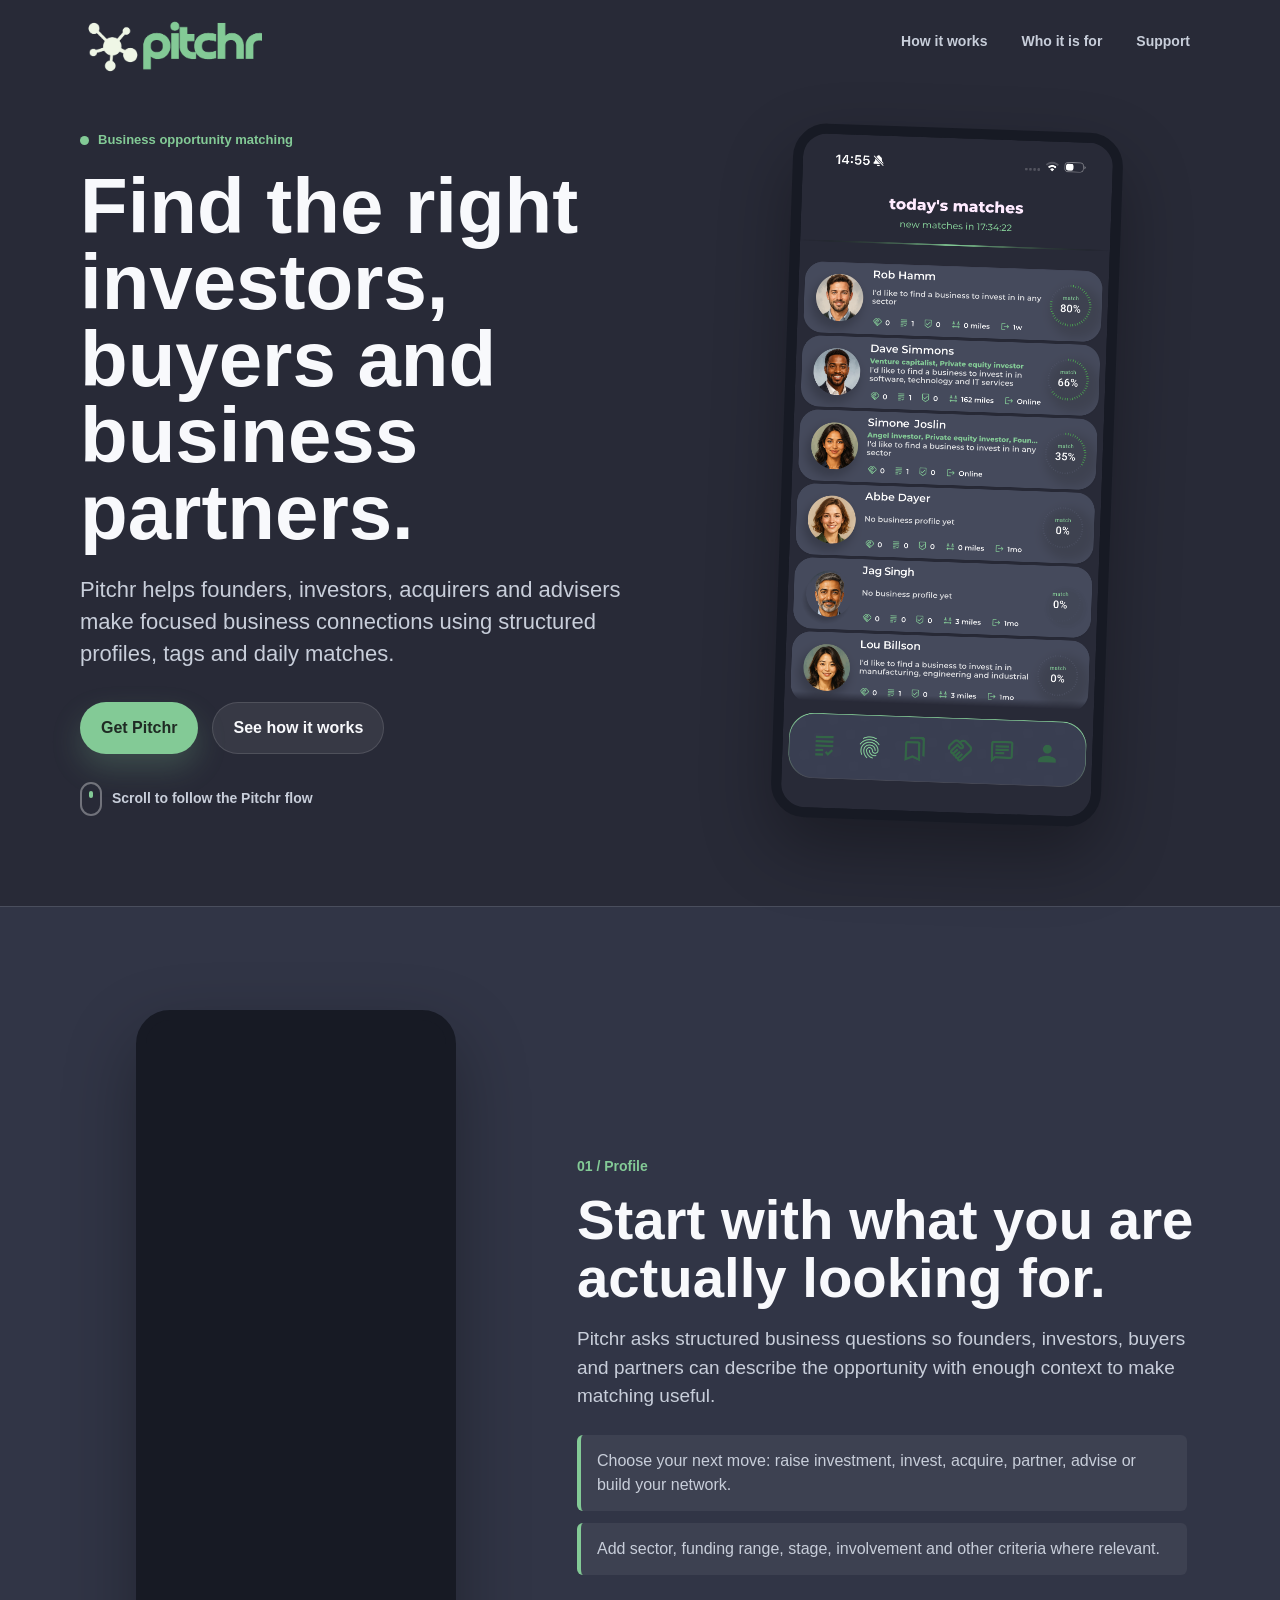
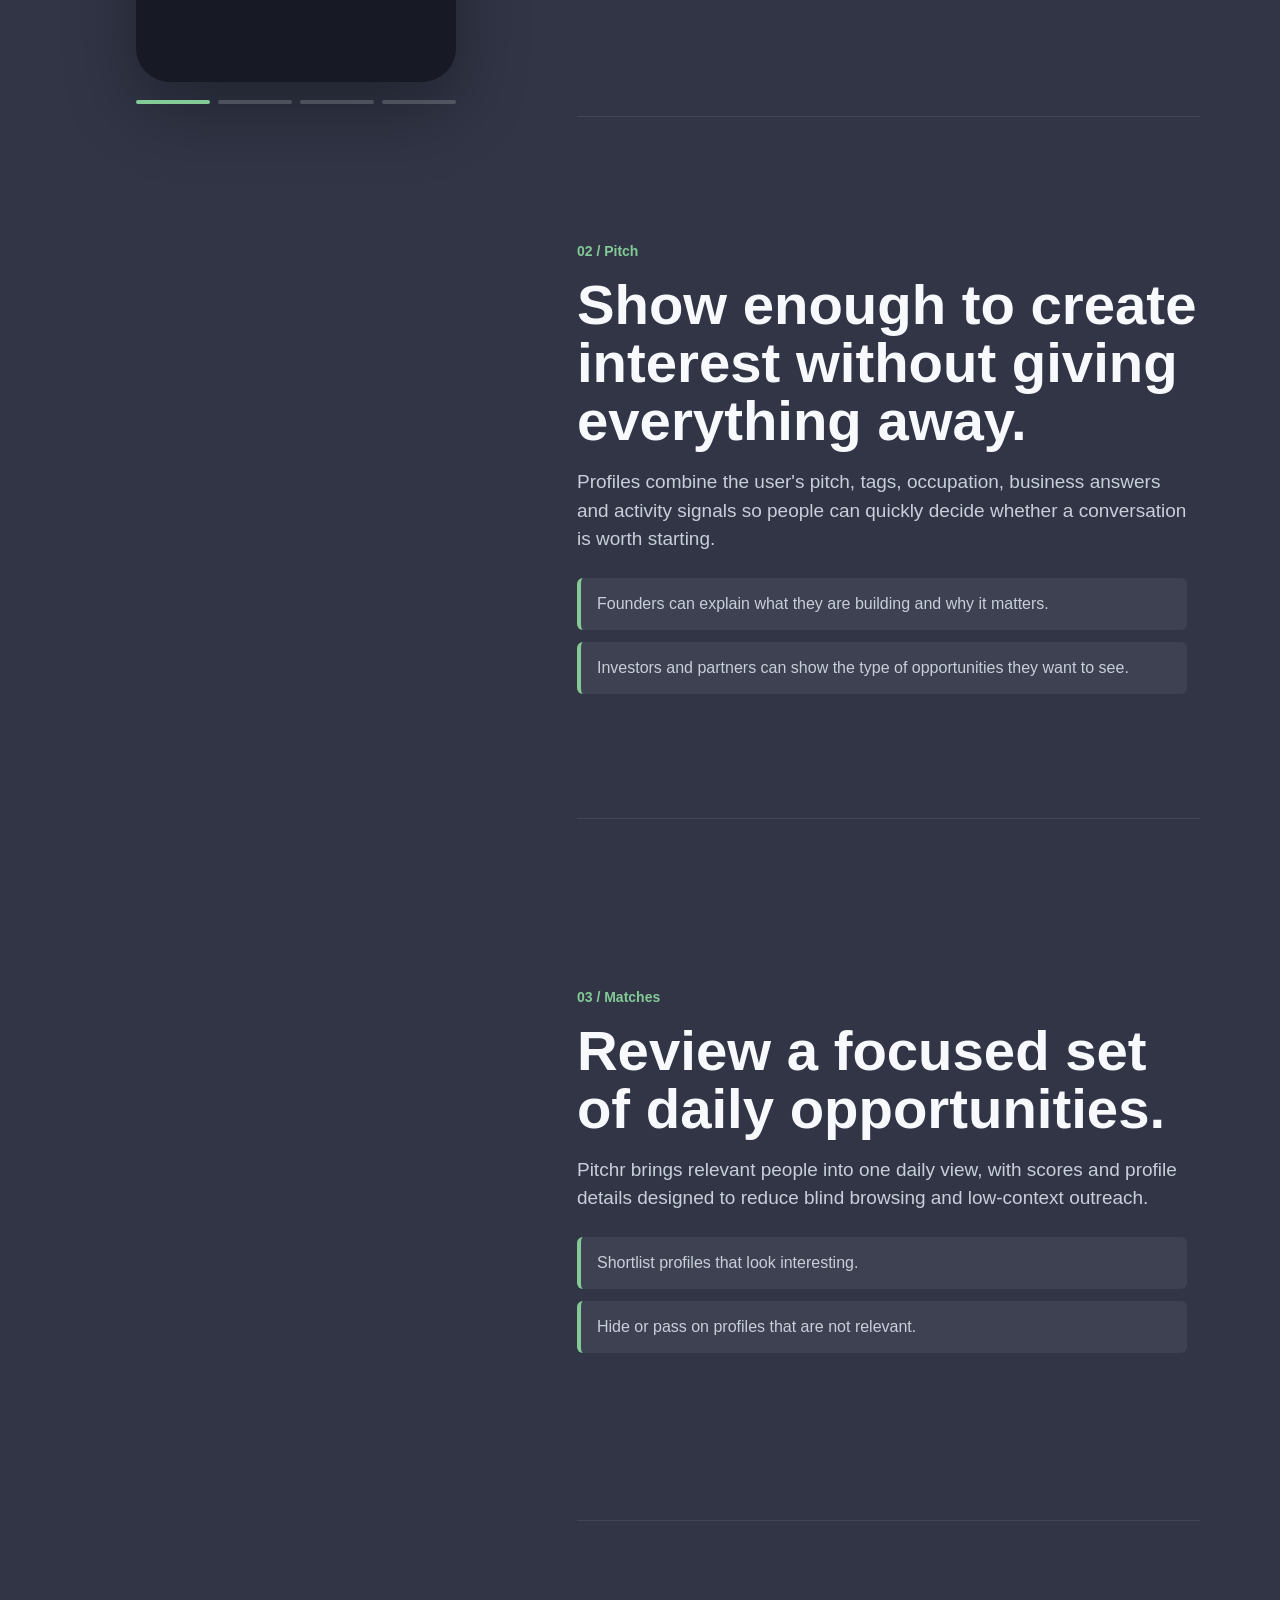
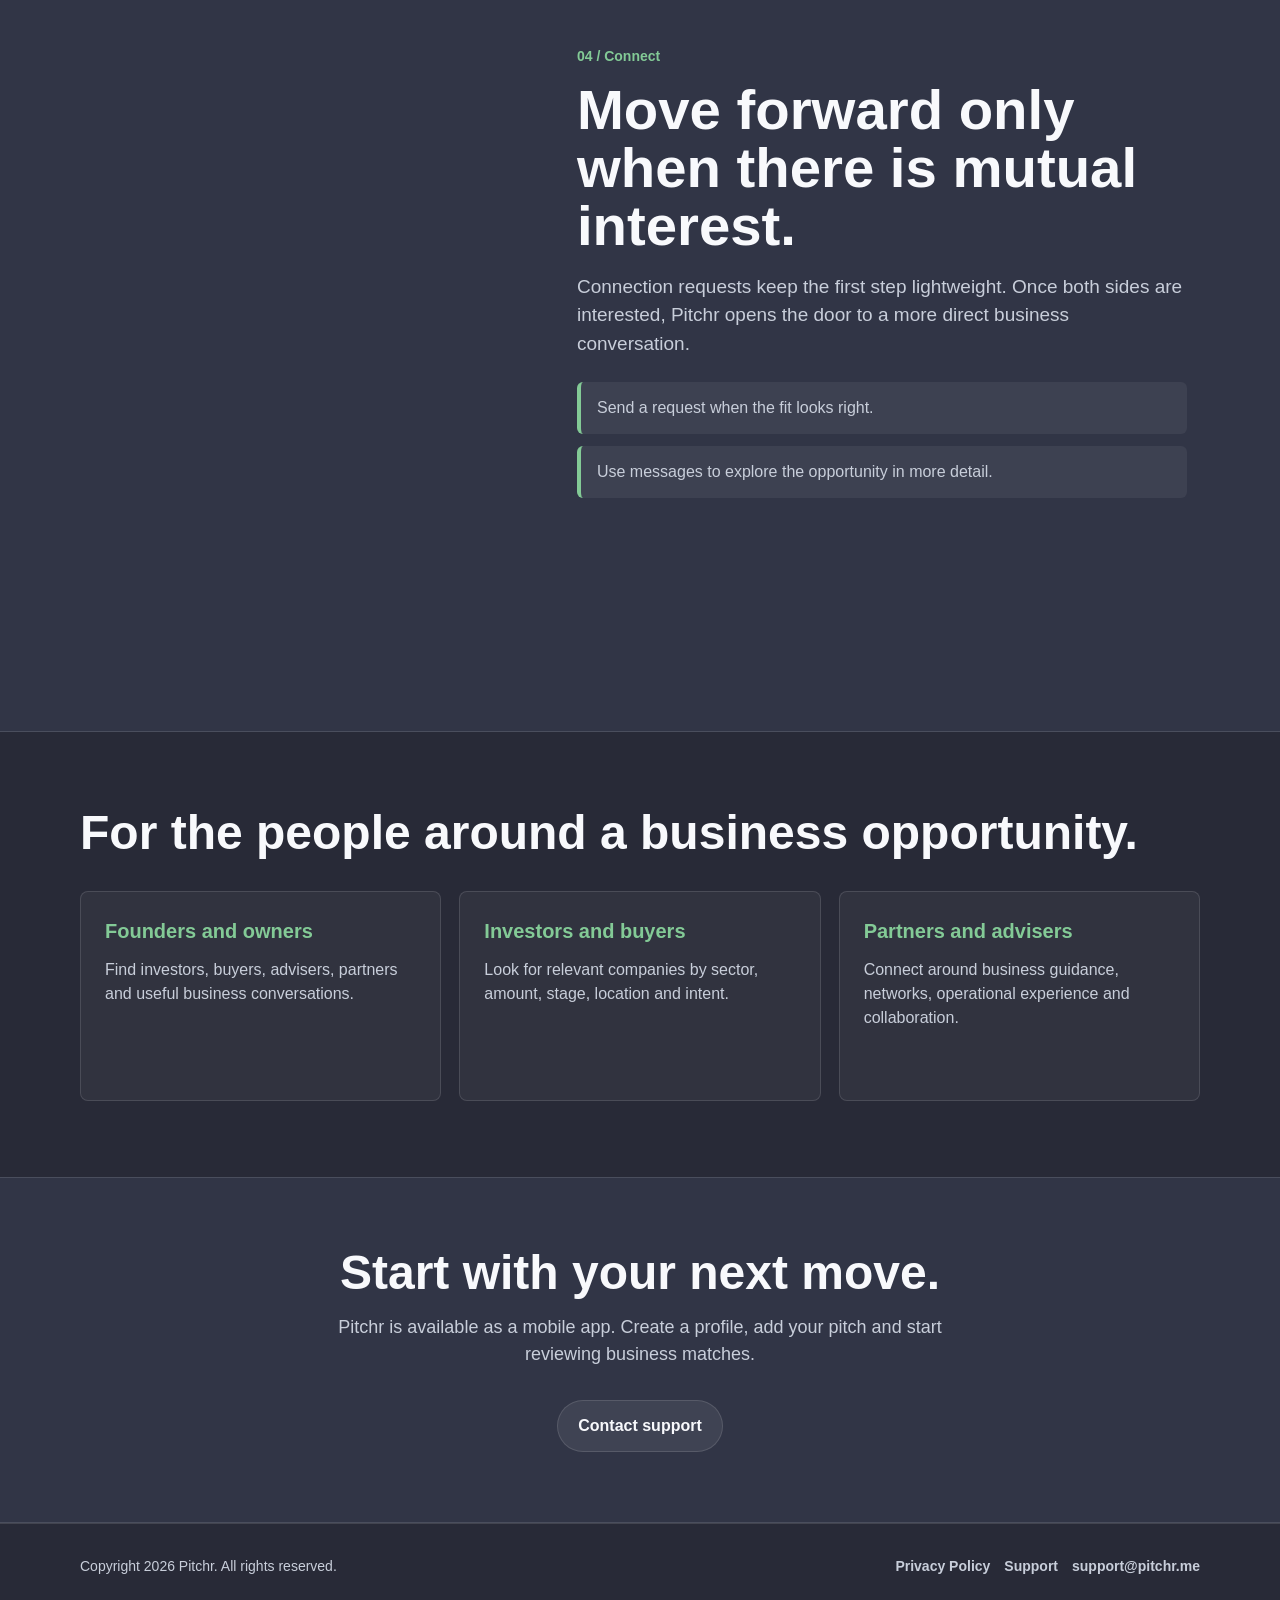
<file: index.html>
<!doctype html>
<html lang="en">
<head>
  <meta charset="utf-8">
  <meta name="viewport" content="width=device-width, initial-scale=1">
  <link rel="icon" type="image/png" href="/favicon.png">
  <link rel="apple-touch-icon" href="/favicon.png">
  <title>Pitchr | Business matching for founders, investors and partners</title>
  <meta name="description" content="Pitchr helps founders, investors, buyers and business partners find relevant opportunities through structured business profiles, matching and focused connections.">
  <style>
    :root {
      --page: #282a37;
      --band: #313546;
      --ink: #f8f9fc;
      --muted: #c8ceda;
      --green: #83ca96;
      --blue: #3493f5;
      --line: rgba(255,255,255,0.12);
      --green-line: rgba(131,202,150,0.38);
      --shadow: rgba(0,0,0,0.32);
    }

    * { box-sizing: border-box; }
    html { scroll-behavior: smooth; }
    body {
      margin: 0;
      background: var(--page);
      color: var(--ink);
      font-family: Arial, Helvetica, sans-serif;
      line-height: 1.5;
    }

    a { color: inherit; text-decoration: none; }
    img { display: block; max-width: 100%; }

    .wrap {
      width: min(1120px, calc(100% - 32px));
      margin: 0 auto;
    }

    .nav {
      min-height: 76px;
      display: flex;
      align-items: center;
      justify-content: space-between;
      gap: 20px;
    }

    .brand img {
      width: min(190px, 52vw);
      height: auto;
    }

    .nav-links {
      display: flex;
      align-items: center;
      gap: 14px;
      color: var(--muted);
      font-size: 14px;
      font-weight: 700;
    }

    .nav-links a {
      padding: 8px 10px;
      border-radius: 999px;
    }

    .nav-links a:hover,
    .nav-links a:focus {
      color: var(--ink);
      background: rgba(255,255,255,0.08);
    }

    .hero {
      min-height: calc(100vh - 76px);
      display: grid;
      grid-template-columns: minmax(0, 1.05fr) minmax(300px, 0.95fr);
      align-items: center;
      gap: 56px;
      padding: 30px 0 68px;
    }

    .eyebrow {
      display: inline-flex;
      align-items: center;
      gap: 9px;
      margin: 0 0 18px;
      color: var(--green);
      font-size: 13px;
      font-weight: 800;
    }

    .eyebrow::before {
      content: "";
      width: 9px;
      height: 9px;
      border-radius: 50%;
      background: var(--green);
    }

    h1 {
      margin: 0;
      max-width: 720px;
      font-size: clamp(42px, 6.1vw, 78px);
      line-height: 0.98;
      letter-spacing: 0;
    }

    .lead {
      max-width: 640px;
      margin: 24px 0 0;
      color: var(--muted);
      font-size: clamp(18px, 2vw, 22px);
      line-height: 1.45;
    }

    .actions {
      display: flex;
      flex-wrap: wrap;
      gap: 14px;
      margin-top: 32px;
    }

    .button {
      min-height: 48px;
      display: inline-flex;
      align-items: center;
      justify-content: center;
      padding: 13px 20px;
      border-radius: 999px;
      font-size: 16px;
      font-weight: 800;
      border: 1px solid transparent;
    }

    .button.primary {
      background: var(--green);
      color: #1f2b24;
      box-shadow: 0 14px 30px rgba(131,202,150,0.22);
    }

    .button.secondary {
      background: rgba(255,255,255,0.07);
      border-color: var(--line);
      color: var(--ink);
    }

    .hero-phone {
      width: min(330px, 76vw);
      margin: 0 auto;
      overflow: hidden;
      border: 10px solid #171a24;
      border-radius: 34px;
      background: #171a24;
      box-shadow: 0 30px 70px var(--shadow);
      transform: rotate(2deg);
    }

    .hero-phone img {
      border-radius: 22px;
    }

    .scroll-cue {
      display: inline-flex;
      align-items: center;
      gap: 10px;
      margin-top: 28px;
      color: var(--muted);
      font-size: 14px;
      font-weight: 700;
    }

    .scroll-cue span {
      width: 22px;
      height: 34px;
      border: 2px solid rgba(255,255,255,0.34);
      border-radius: 999px;
      position: relative;
    }

    .scroll-cue span::after {
      content: "";
      position: absolute;
      left: 50%;
      top: 7px;
      width: 4px;
      height: 7px;
      border-radius: 999px;
      background: var(--green);
      transform: translateX(-50%);
      animation: wheel 1.5s ease-in-out infinite;
    }

    @keyframes wheel {
      0%, 100% { opacity: 0.3; transform: translate(-50%, 0); }
      45% { opacity: 1; transform: translate(-50%, 10px); }
    }

    .story {
      border-top: 1px solid var(--line);
      border-bottom: 1px solid var(--line);
      background: var(--band);
    }

    .story-layout {
      display: grid;
      grid-template-columns: minmax(280px, 0.82fr) minmax(0, 1.18fr);
      gap: 64px;
      align-items: start;
    }

    .sticky-visual {
      position: sticky;
      top: 28px;
      min-height: 100vh;
      display: grid;
      place-items: center;
      padding: 44px 0;
    }

    .device {
      width: min(320px, 78vw);
      overflow: hidden;
      border: 10px solid #171a24;
      border-radius: 34px;
      background: #171a24;
      box-shadow: 0 28px 72px var(--shadow);
    }

    .device img {
      width: 100%;
      border-radius: 22px;
      opacity: 1;
      transition: opacity 260ms ease;
    }

    .progress {
      width: min(320px, 78vw);
      display: grid;
      grid-template-columns: repeat(4, 1fr);
      gap: 8px;
      margin-top: 18px;
    }

    .progress span {
      height: 4px;
      border-radius: 999px;
      background: rgba(255,255,255,0.18);
      transition: background 220ms ease;
    }

    .progress span.active {
      background: var(--green);
    }

    .steps {
      padding: 12vh 0;
    }

    .step {
      min-height: 78vh;
      display: grid;
      align-content: center;
      padding: 42px 0;
      border-bottom: 1px solid rgba(255,255,255,0.08);
    }

    .step:last-child {
      border-bottom: 0;
    }

    .step-number {
      color: var(--green);
      font-size: 14px;
      font-weight: 900;
      margin-bottom: 14px;
    }

    .step h2 {
      margin: 0;
      max-width: 620px;
      font-size: clamp(32px, 4.4vw, 58px);
      line-height: 1.03;
      letter-spacing: 0;
    }

    .step p {
      max-width: 610px;
      margin: 18px 0 0;
      color: var(--muted);
      font-size: 19px;
    }

    .step-list {
      display: grid;
      gap: 12px;
      max-width: 610px;
      margin-top: 24px;
    }

    .step-list div {
      padding: 14px 16px;
      border-left: 4px solid var(--green);
      border-radius: 6px;
      background: rgba(255,255,255,0.06);
      color: var(--muted);
    }

    .audience {
      padding: 76px 0;
    }

    .audience h2,
    .cta h2 {
      margin: 0;
      font-size: clamp(30px, 4vw, 48px);
      line-height: 1.05;
      letter-spacing: 0;
    }

    .cards {
      display: grid;
      grid-template-columns: repeat(3, minmax(0, 1fr));
      gap: 18px;
      margin-top: 32px;
    }

    .card {
      min-height: 210px;
      padding: 24px;
      border: 1px solid var(--line);
      border-radius: 8px;
      background: rgba(255,255,255,0.045);
    }

    .card h3 {
      margin: 0;
      color: var(--green);
      font-size: 20px;
    }

    .card p {
      margin: 12px 0 0;
      color: var(--muted);
    }

    .cta {
      padding: 70px 0;
      text-align: center;
      background: var(--band);
      border-top: 1px solid var(--line);
      border-bottom: 1px solid var(--line);
    }

    .cta p {
      max-width: 640px;
      margin: 16px auto 0;
      color: var(--muted);
      font-size: 18px;
    }

    footer {
      padding: 32px 0 44px;
      color: var(--muted);
      border-top: 1px solid var(--line);
      font-size: 14px;
    }

    .footer-row {
      display: flex;
      justify-content: space-between;
      gap: 18px;
      flex-wrap: wrap;
    }

    .footer-links {
      display: flex;
      gap: 14px;
      flex-wrap: wrap;
      font-weight: 700;
    }

    @media (max-width: 920px) {
      .hero,
      .story-layout {
        grid-template-columns: 1fr;
      }

      .hero {
        min-height: 0;
      }

      .sticky-visual {
        position: sticky;
        top: 0;
        z-index: 5;
        min-height: auto;
        padding: 18px 0 14px;
        background: var(--band);
        border-bottom: 1px solid var(--line);
      }

      .sticky-visual .device {
        width: min(190px, 46vw);
        border-width: 7px;
        border-radius: 24px;
      }

      .sticky-visual .device img {
        border-radius: 15px;
      }

      .progress {
        width: min(190px, 46vw);
        margin-top: 8px;
      }

      .steps {
        padding-top: 0;
      }

      .step {
        min-height: auto;
        padding: 54px 0;
      }

      .cards {
        grid-template-columns: 1fr;
      }
    }

    @media (max-width: 620px) {
      .nav {
        align-items: flex-start;
        flex-direction: column;
        padding: 18px 0 0;
      }

      .nav-links {
        width: 100%;
        justify-content: space-between;
        gap: 6px;
      }

      .nav-links a {
        padding-left: 0;
      }

      .actions .button {
        width: 100%;
      }

      .hero {
        padding-top: 34px;
      }

      .audience {
        padding: 56px 0;
      }
    }
  </style>
</head>
<body>
  <header class="wrap nav">
    <a class="brand" href="/" aria-label="Pitchr home">
      <img src="/pitchr_logo.png" alt="Pitchr">
    </a>
    <nav class="nav-links" aria-label="Primary navigation">
      <a href="#walkthrough">How it works</a>
      <a href="#who">Who it is for</a>
      <a href="/support">Support</a>
    </nav>
  </header>

  <main>
    <section class="wrap hero">
      <div>
        <p class="eyebrow">Business opportunity matching</p>
        <h1>Find the right investors, buyers and business partners.</h1>
        <p class="lead">Pitchr helps founders, investors, acquirers and advisers make focused business connections using structured profiles, tags and daily matches.</p>
        <div class="actions">
          <a class="button primary" href="https://apps.apple.com/us/app/pitchr/id6761016456">Get Pitchr</a>
          <a class="button secondary" href="#walkthrough">See how it works</a>
        </div>
        <div class="scroll-cue"><span aria-hidden="true"></span>Scroll to follow the Pitchr flow</div>
      </div>
      <div class="hero-phone" aria-label="Pitchr daily matches preview">
        <img src="/homepage-matches.png" alt="Pitchr daily matches screen">
      </div>
    </section>

    <section id="walkthrough" class="story">
      <div class="wrap story-layout">
        <aside class="sticky-visual" aria-label="Pitchr app walkthrough">
          <div>
            <div class="device">
              <img id="story-image" src="/homepage-profile.png" alt="Pitchr business profile screen">
            </div>
            <div class="progress" aria-hidden="true">
              <span class="active"></span>
              <span></span>
              <span></span>
              <span></span>
            </div>
          </div>
        </aside>

        <div class="steps">
          <article class="step" data-image="/homepage-profile.png" data-alt="Pitchr business profile screen">
            <div class="step-number">01 / Profile</div>
            <h2>Start with what you are actually looking for.</h2>
            <p>Pitchr asks structured business questions so founders, investors, buyers and partners can describe the opportunity with enough context to make matching useful.</p>
            <div class="step-list">
              <div>Choose your next move: raise investment, invest, acquire, partner, advise or build your network.</div>
              <div>Add sector, funding range, stage, involvement and other criteria where relevant.</div>
            </div>
          </article>

          <article class="step" data-image="/homepage-card.png" data-alt="Pitchr profile card screen">
            <div class="step-number">02 / Pitch</div>
            <h2>Show enough to create interest without giving everything away.</h2>
            <p>Profiles combine the user's pitch, tags, occupation, business answers and activity signals so people can quickly decide whether a conversation is worth starting.</p>
            <div class="step-list">
              <div>Founders can explain what they are building and why it matters.</div>
              <div>Investors and partners can show the type of opportunities they want to see.</div>
            </div>
          </article>

          <article class="step" data-image="/homepage-matches.png" data-alt="Pitchr daily matches screen">
            <div class="step-number">03 / Matches</div>
            <h2>Review a focused set of daily opportunities.</h2>
            <p>Pitchr brings relevant people into one daily view, with scores and profile details designed to reduce blind browsing and low-context outreach.</p>
            <div class="step-list">
              <div>Shortlist profiles that look interesting.</div>
              <div>Hide or pass on profiles that are not relevant.</div>
            </div>
          </article>

          <article class="step" data-image="/homepage-connections.png" data-alt="Pitchr connections screen">
            <div class="step-number">04 / Connect</div>
            <h2>Move forward only when there is mutual interest.</h2>
            <p>Connection requests keep the first step lightweight. Once both sides are interested, Pitchr opens the door to a more direct business conversation.</p>
            <div class="step-list">
              <div>Send a request when the fit looks right.</div>
              <div>Use messages to explore the opportunity in more detail.</div>
            </div>
          </article>
        </div>
      </div>
    </section>

    <section id="who" class="audience">
      <div class="wrap">
        <h2>For the people around a business opportunity.</h2>
        <div class="cards">
          <article class="card">
            <h3>Founders and owners</h3>
            <p>Find investors, buyers, advisers, partners and useful business conversations.</p>
          </article>
          <article class="card">
            <h3>Investors and buyers</h3>
            <p>Look for relevant companies by sector, amount, stage, location and intent.</p>
          </article>
          <article class="card">
            <h3>Partners and advisers</h3>
            <p>Connect around business guidance, networks, operational experience and collaboration.</p>
          </article>
        </div>
      </div>
    </section>

    <section id="download" class="cta">
      <div class="wrap">
        <h2>Start with your next move.</h2>
        <p>Pitchr is available as a mobile app. Create a profile, add your pitch and start reviewing business matches.</p>
        <div class="actions" style="justify-content:center;">
          <a class="button secondary" href="/support">Contact support</a>
        </div>
      </div>
    </section>
  </main>

  <footer>
    <div class="wrap footer-row">
      <div>Copyright 2026 Pitchr. All rights reserved.</div>
      <div class="footer-links">
        <a href="/privacy-policy">Privacy Policy</a>
        <a href="/support">Support</a>
        <a href="mailto:support@pitchr.me">support@pitchr.me</a>
      </div>
    </div>
  </footer>

  <script>
    const image = document.getElementById('story-image');
    const steps = Array.from(document.querySelectorAll('.step'));
    const progress = Array.from(document.querySelectorAll('.progress span'));
    let activeIndex = 0;
    let ticking = false;
    let imageSwapTimer = null;

    steps.forEach((step) => {
      const preload = new Image();
      preload.src = step.dataset.image;
    });

    function setActive(index) {
      if (index === activeIndex || !steps[index]) return;
      activeIndex = index;
      const next = steps[index];
      if (window.matchMedia('(prefers-reduced-motion: reduce)').matches) {
        image.src = next.dataset.image;
        image.alt = next.dataset.alt;
      } else {
        window.clearTimeout(imageSwapTimer);
        image.style.opacity = '0';
        imageSwapTimer = window.setTimeout(() => {
          image.src = next.dataset.image;
          image.alt = next.dataset.alt;
          window.requestAnimationFrame(() => {
            image.style.opacity = '1';
          });
        }, 180);
      }
      progress.forEach((bar, i) => bar.classList.toggle('active', i <= index));
    }

    function updateActiveStep() {
      ticking = false;
      const trigger = window.innerHeight * 0.52;
      let nextIndex = 0;

      steps.forEach((step, index) => {
        const rect = step.getBoundingClientRect();
        if (rect.top <= trigger) {
          nextIndex = index;
        }
      });

      setActive(nextIndex);
    }

    function requestUpdate() {
      if (ticking) return;
      ticking = true;
      window.requestAnimationFrame(updateActiveStep);
    }

    window.addEventListener('scroll', requestUpdate, { passive: true });
    window.addEventListener('resize', requestUpdate);
    updateActiveStep();
  </script>
</body>
</html>
</file>
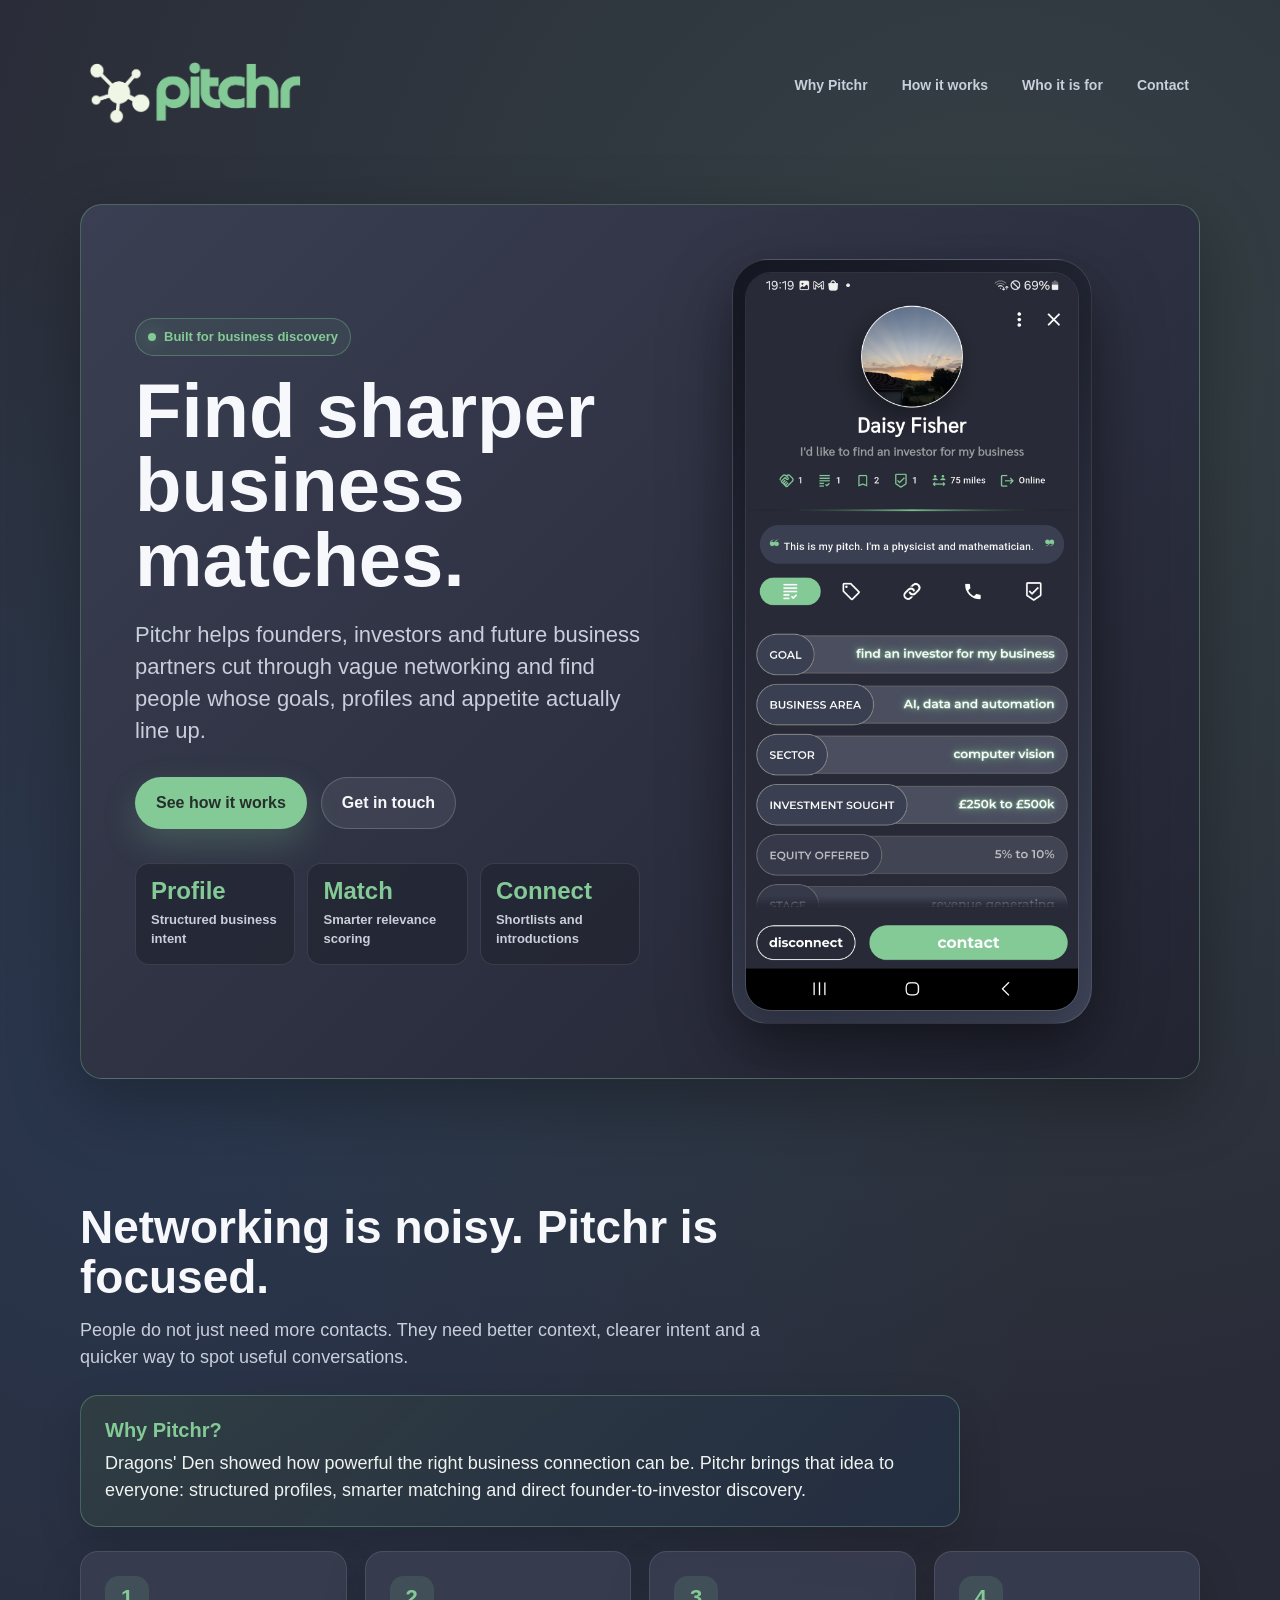
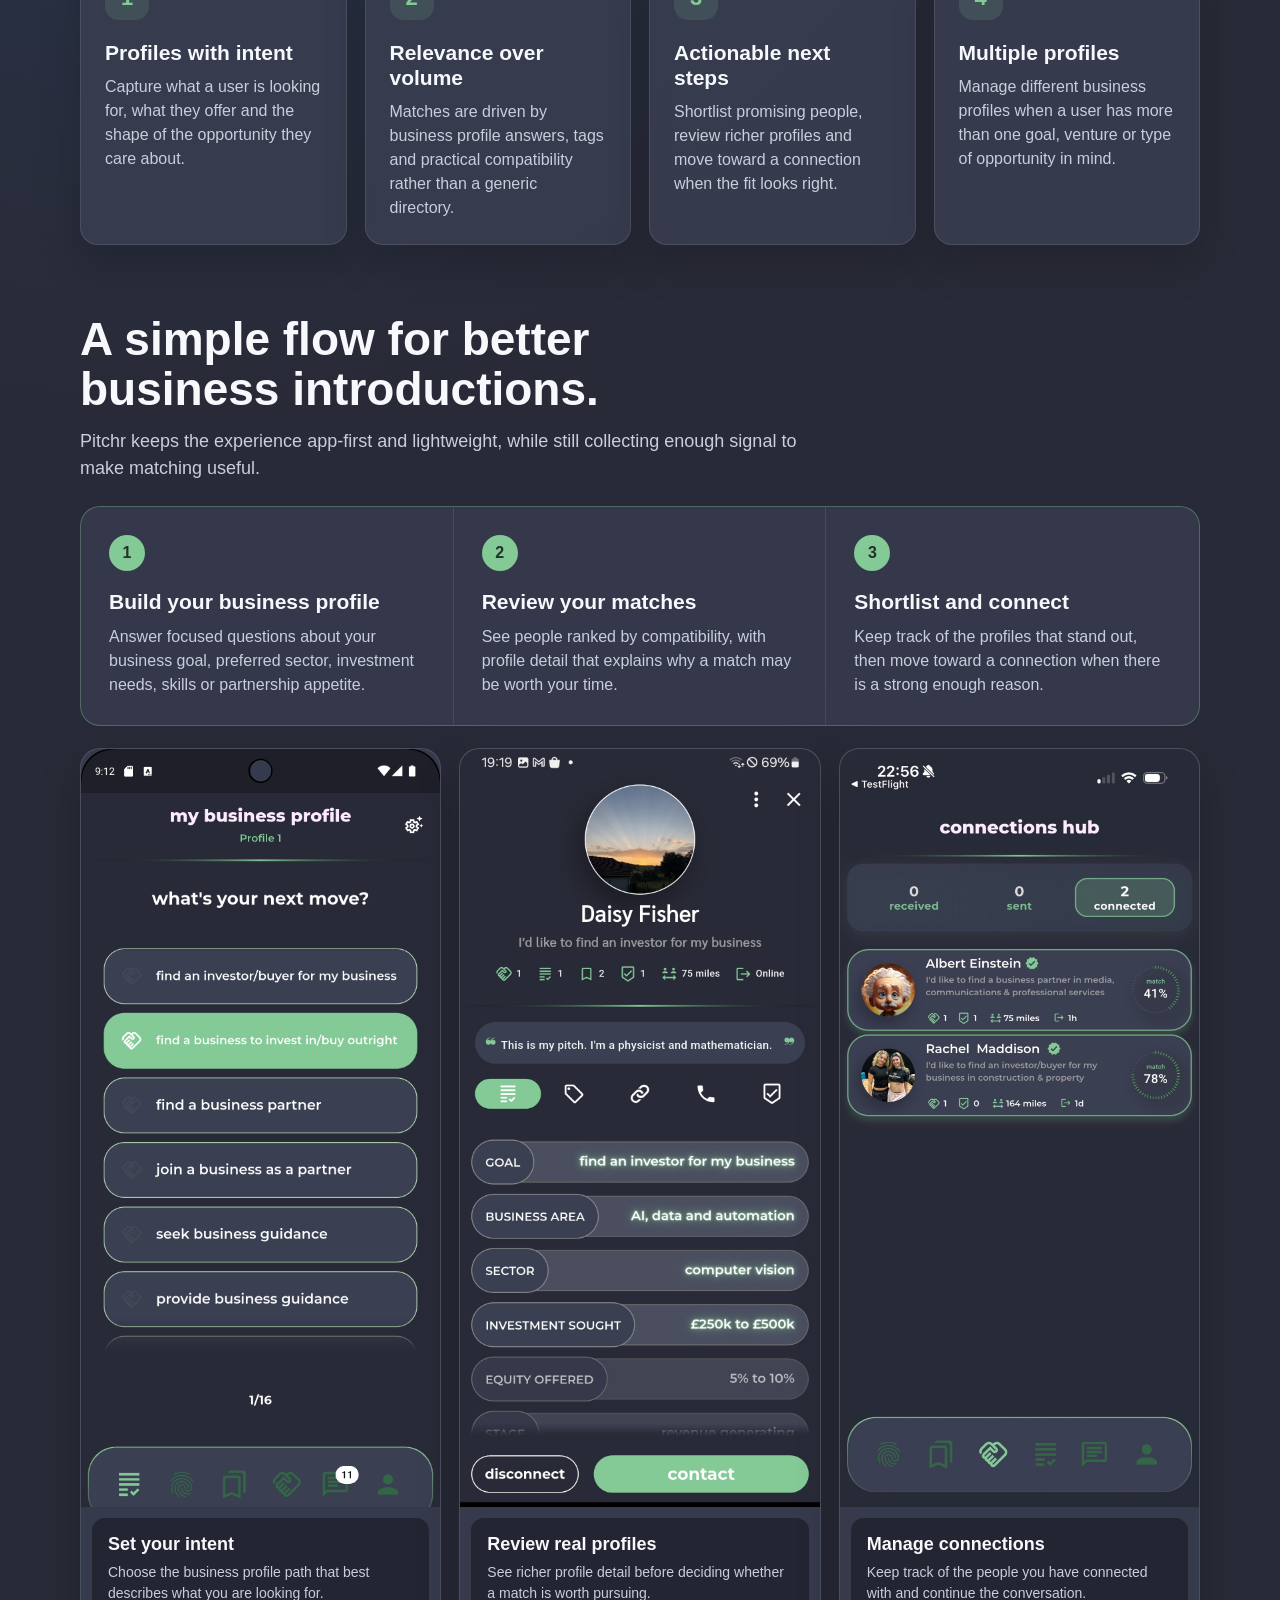
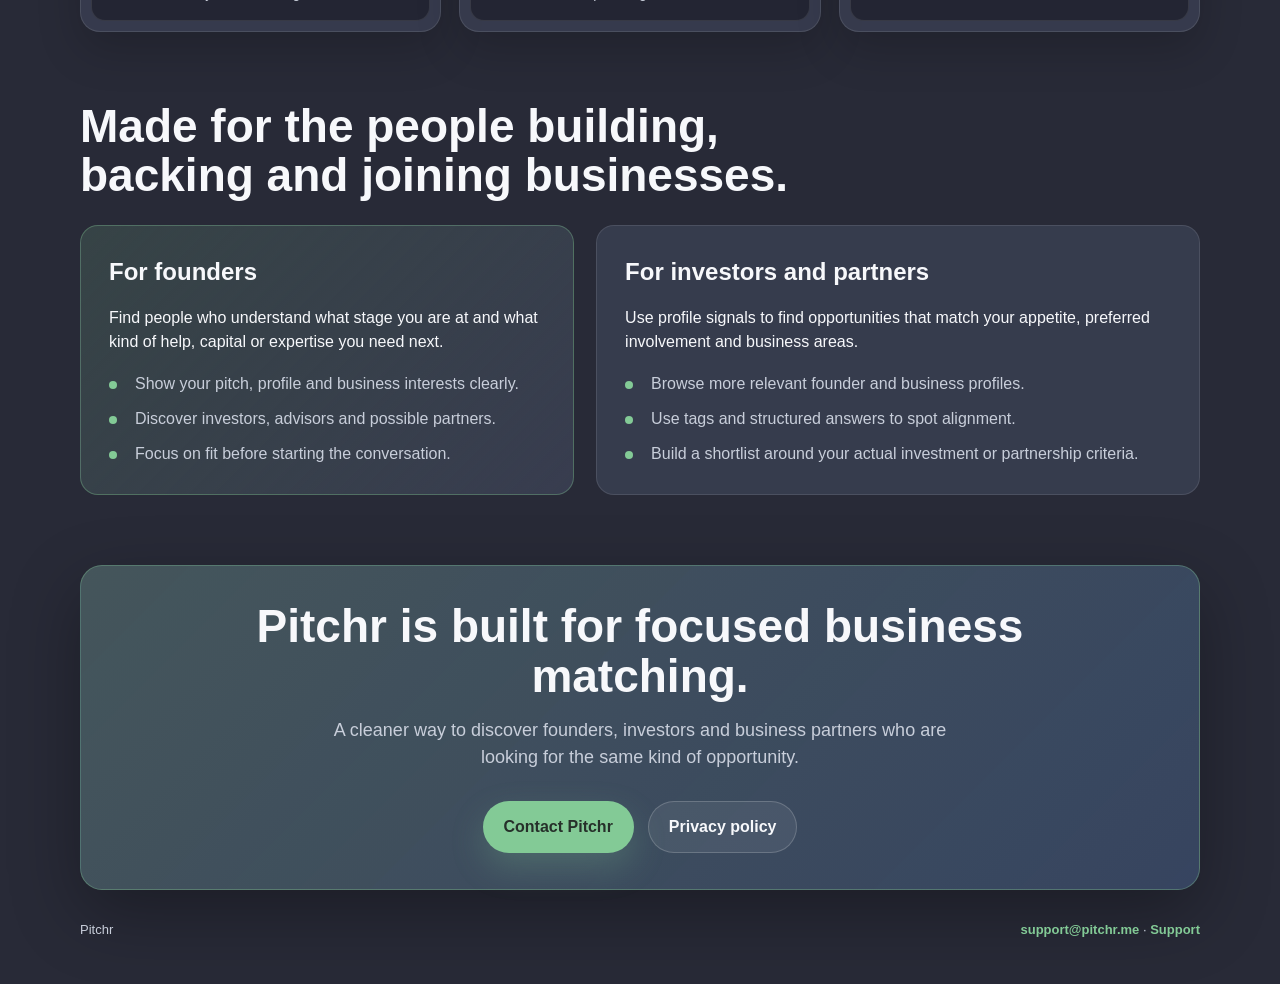
<file: marketing/index.html>
<!doctype html>
<html lang="en">
<head>
  <meta charset="utf-8">
  <meta name="viewport" content="width=device-width, initial-scale=1">
  <title>Pitchr - Business matching for founders, investors and partners</title>
  <meta name="description" content="Pitchr helps founders, investors and business partners find more relevant opportunities through structured profiles, smarter matches and focused connections.">
  <style>
    :root {
      --page: #282a37;
      --panel: #3a3f52;
      --panel-deep: #222431;
      --text: #f7f8fb;
      --muted: #c8ceda;
      --soft: #eef2f0;
      --green: #83ca96;
      --green-deep: #5fb878;
      --blue: #3493f5;
      --line: rgba(131, 202, 150, 0.34);
      --white-line: rgba(255, 255, 255, 0.10);
      --shadow: rgba(0, 0, 0, 0.30);
    }

    * {
      box-sizing: border-box;
    }

    html {
      scroll-behavior: smooth;
    }

    body {
      margin: 0;
      min-height: 100vh;
      background:
        radial-gradient(circle at 78% 8%, rgba(131, 202, 150, 0.14), transparent 30%),
        radial-gradient(circle at 12% 26%, rgba(52, 147, 245, 0.12), transparent 28%),
        var(--page);
      color: var(--text);
      font-family: Arial, Helvetica, sans-serif;
      line-height: 1.5;
    }

    a {
      color: inherit;
      text-decoration: none;
    }

    img {
      max-width: 100%;
    }

    .page {
      width: min(1120px, calc(100% - 32px));
      margin: 0 auto;
      padding: 26px 0 44px;
    }

    .nav {
      display: flex;
      align-items: center;
      justify-content: space-between;
      gap: 18px;
      padding: 10px 0 24px;
    }

    .logo {
      display: block;
      width: min(230px, 58vw);
      height: auto;
    }

    .nav-links {
      display: flex;
      align-items: center;
      gap: 12px;
      color: var(--muted);
      font-size: 14px;
      font-weight: 700;
    }

    .nav-links a {
      padding: 9px 11px;
      border-radius: 999px;
    }

    .nav-links a:hover,
    .nav-links a:focus {
      background: rgba(255, 255, 255, 0.08);
      color: var(--text);
    }

    .hero {
      position: relative;
      min-height: calc(100vh - 96px);
      display: grid;
      align-items: center;
      padding: 44px 0 54px;
    }

    .hero-card {
      position: relative;
      overflow: hidden;
      border: 1px solid var(--line);
      border-radius: 22px;
      background:
        linear-gradient(135deg, rgba(58, 63, 82, 0.98), rgba(34, 36, 49, 0.98)),
        var(--panel);
      box-shadow: 0 24px 70px var(--shadow);
    }

    .hero-inner {
      display: grid;
      grid-template-columns: minmax(0, 1.04fr) minmax(320px, 0.96fr);
      gap: 38px;
      align-items: center;
      padding: 54px;
    }

    .eyebrow {
      display: inline-flex;
      align-items: center;
      gap: 8px;
      width: fit-content;
      margin-bottom: 18px;
      padding: 8px 12px;
      border: 1px solid rgba(131, 202, 150, 0.36);
      border-radius: 999px;
      color: var(--green);
      background: rgba(131, 202, 150, 0.08);
      font-size: 13px;
      font-weight: 800;
    }

    .eyebrow::before {
      content: "";
      width: 8px;
      height: 8px;
      border-radius: 50%;
      background: var(--green);
      box-shadow: 0 0 18px rgba(131, 202, 150, 0.72);
    }

    h1 {
      margin: 0;
      max-width: 700px;
      font-size: clamp(42px, 6vw, 76px);
      line-height: 0.98;
      letter-spacing: 0;
    }

    .lead {
      max-width: 610px;
      margin: 22px 0 0;
      color: var(--muted);
      font-size: clamp(18px, 2vw, 22px);
      line-height: 1.45;
    }

    .actions {
      display: flex;
      flex-wrap: wrap;
      gap: 14px;
      margin-top: 30px;
    }

    .button {
      display: inline-flex;
      align-items: center;
      justify-content: center;
      min-height: 48px;
      padding: 13px 20px;
      border-radius: 999px;
      font-size: 16px;
      font-weight: 800;
      border: 1px solid transparent;
    }

    .button.primary {
      background: var(--green);
      color: #26302a;
      box-shadow: 0 14px 34px rgba(131, 202, 150, 0.24);
    }

    .button.secondary {
      color: var(--text);
      border-color: rgba(255, 255, 255, 0.18);
      background: rgba(255, 255, 255, 0.07);
    }

    .hero-proof {
      display: grid;
      grid-template-columns: repeat(3, minmax(0, 1fr));
      gap: 12px;
      margin-top: 34px;
      max-width: 620px;
    }

    .proof-item {
      padding: 15px;
      border: 1px solid var(--white-line);
      border-radius: 14px;
      background: rgba(34, 36, 49, 0.72);
    }

    .proof-value {
      display: block;
      color: var(--green);
      font-size: 24px;
      font-weight: 900;
      line-height: 1;
    }

    .proof-label {
      display: block;
      margin-top: 7px;
      color: var(--muted);
      font-size: 13px;
      font-weight: 700;
    }

    .hero-shot {
      justify-self: center;
      width: min(360px, 100%);
      padding: 12px;
      border: 1px solid rgba(255, 255, 255, 0.14);
      border-radius: 36px;
      background: linear-gradient(145deg, #151722, #41475c);
      box-shadow: 0 28px 70px rgba(0, 0, 0, 0.38);
    }

    .hero-shot img {
      display: block;
      width: 100%;
      border-radius: 26px;
      border: 1px solid rgba(255, 255, 255, 0.10);
      box-shadow: 0 18px 42px rgba(0, 0, 0, 0.24);
    }

    .screenshot-grid {
      display: grid;
      grid-template-columns: repeat(3, minmax(0, 1fr));
      gap: 18px;
      align-items: start;
      margin-top: 22px;
    }

    .screenshot-card {
      border-radius: 20px;
      border: 1px solid var(--white-line);
      background: rgba(58, 63, 82, 0.84);
      box-shadow: 0 18px 44px rgba(0, 0, 0, 0.18);
    }

    .screenshot-card img {
      display: block;
      width: 100%;
      border-radius: 20px 20px 0 0;
      aspect-ratio: 9 / 19;
      object-fit: cover;
      object-position: top center;
    }

    .screenshot-caption {
      margin: 10px;
      padding: 16px;
      border: 1px solid rgba(255, 255, 255, 0.09);
      border-radius: 14px;
      background: rgba(34, 36, 49, 0.92);
    }

    .screenshot-caption h3 {
      margin: 0 0 6px;
      font-size: 18px;
      line-height: 1.2;
    }

    .screenshot-caption p {
      margin: 0;
      color: var(--muted);
      font-size: 14px;
    }

    .section {
      padding: 70px 0 0;
    }

    .section-head {
      max-width: 720px;
      margin-bottom: 24px;
    }

    h2 {
      margin: 0;
      font-size: clamp(30px, 4vw, 46px);
      line-height: 1.08;
      letter-spacing: 0;
    }

    .section-head p {
      margin: 14px 0 0;
      color: var(--muted);
      font-size: 18px;
    }

    .origin-note {
      max-width: 880px;
      margin: 0 0 24px;
      padding: 22px 24px;
      border: 1px solid var(--line);
      border-radius: 18px;
      background:
        linear-gradient(135deg, rgba(131, 202, 150, 0.14), rgba(52, 147, 245, 0.08)),
        rgba(34, 36, 49, 0.82);
      box-shadow: 0 18px 44px rgba(0, 0, 0, 0.16);
    }

    .origin-note h3 {
      margin: 0 0 8px;
      color: var(--green);
      font-size: 20px;
      line-height: 1.2;
    }

    .origin-note p {
      margin: 0;
      color: var(--soft);
      font-size: 18px;
    }

    .feature-grid {
      display: grid;
      grid-template-columns: repeat(3, minmax(0, 1fr));
      gap: 18px;
    }

    .feature-grid.four {
      grid-template-columns: repeat(4, minmax(0, 1fr));
    }

    .feature-card {
      min-height: 230px;
      padding: 24px;
      border-radius: 18px;
      background: rgba(58, 63, 82, 0.84);
      border: 1px solid var(--white-line);
      box-shadow: 0 18px 44px rgba(0, 0, 0, 0.16);
    }

    .icon {
      display: grid;
      place-items: center;
      width: 44px;
      height: 44px;
      margin-bottom: 20px;
      border-radius: 14px;
      background: rgba(131, 202, 150, 0.15);
      color: var(--green);
      font-size: 22px;
      font-weight: 900;
    }

    .feature-card h3,
    .step h3 {
      margin: 0 0 10px;
      font-size: 21px;
      line-height: 1.2;
    }

    .feature-card p,
    .step p {
      margin: 0;
      color: var(--muted);
    }

    .steps {
      display: grid;
      grid-template-columns: repeat(3, minmax(0, 1fr));
      gap: 0;
      border: 1px solid var(--line);
      border-radius: 20px;
      overflow: hidden;
      background: rgba(58, 63, 82, 0.72);
    }

    .step {
      padding: 28px;
      border-right: 1px solid rgba(255, 255, 255, 0.09);
    }

    .step:last-child {
      border-right: 0;
    }

    .step-number {
      display: inline-grid;
      place-items: center;
      width: 36px;
      height: 36px;
      margin-bottom: 18px;
      border-radius: 50%;
      background: var(--green);
      color: #26302a;
      font-weight: 900;
    }

    .audience {
      display: grid;
      grid-template-columns: 0.9fr 1.1fr;
      gap: 22px;
      align-items: stretch;
    }

    .audience-panel {
      padding: 28px;
      border-radius: 18px;
      background: rgba(58, 63, 82, 0.86);
      border: 1px solid var(--white-line);
    }

    .audience-panel.highlight {
      border-color: var(--line);
      background:
        linear-gradient(135deg, rgba(131, 202, 150, 0.16), rgba(58, 63, 82, 0.90));
    }

    .audience-panel h3 {
      margin: 0 0 12px;
      font-size: 24px;
    }

    .audience-list {
      display: grid;
      gap: 11px;
      margin: 18px 0 0;
      padding: 0;
      list-style: none;
    }

    .audience-list li {
      position: relative;
      padding-left: 26px;
      color: var(--muted);
    }

    .audience-list li::before {
      content: "";
      position: absolute;
      left: 0;
      top: 9px;
      width: 8px;
      height: 8px;
      border-radius: 50%;
      background: var(--green);
    }

    .cta {
      margin-top: 70px;
      padding: 36px;
      border-radius: 22px;
      border: 1px solid var(--line);
      background:
        linear-gradient(135deg, rgba(131, 202, 150, 0.18), rgba(52, 147, 245, 0.10)),
        rgba(58, 63, 82, 0.88);
      box-shadow: 0 24px 70px var(--shadow);
      text-align: center;
    }

    .cta h2 {
      max-width: 780px;
      margin: 0 auto;
    }

    .cta p {
      max-width: 640px;
      margin: 16px auto 0;
      color: var(--muted);
      font-size: 18px;
    }

    .cta .actions {
      justify-content: center;
    }

    footer {
      display: flex;
      justify-content: space-between;
      gap: 16px;
      flex-wrap: wrap;
      padding: 30px 0 0;
      color: var(--muted);
      font-size: 13px;
    }

    footer a {
      color: var(--green);
      font-weight: 800;
    }

    @media (max-width: 900px) {
      .hero {
        min-height: auto;
      }

      .hero-inner,
      .audience {
        grid-template-columns: 1fr;
      }

      .hero-shot {
        width: min(340px, 100%);
      }

      .feature-grid,
      .feature-grid.four,
      .steps,
      .screenshot-grid {
        grid-template-columns: 1fr;
      }

      .step {
        border-right: 0;
        border-bottom: 1px solid rgba(255, 255, 255, 0.09);
      }

      .step:last-child {
        border-bottom: 0;
      }
    }

    @media (max-width: 640px) {
      .page {
        width: min(100% - 20px, 1120px);
        padding-top: 16px;
      }

      .nav {
        align-items: flex-start;
      }

      .nav-links {
        display: none;
      }

      .hero-inner {
        padding: 30px 20px;
      }

      .hero-proof {
        grid-template-columns: 1fr;
      }

      .section {
        padding-top: 48px;
      }

      .feature-card,
      .step,
      .audience-panel,
      .origin-note,
      .cta {
        padding: 22px;
      }
    }
  </style>
</head>
<body>
  <div class="page">
    <nav class="nav" aria-label="Main navigation">
      <a href="#top" aria-label="Pitchr home">
        <img class="logo" src="pitchr_logo.png" alt="Pitchr">
      </a>
      <div class="nav-links">
        <a href="#why">Why Pitchr</a>
        <a href="#how">How it works</a>
        <a href="#who">Who it is for</a>
        <a href="mailto:support@pitchr.me">Contact</a>
      </div>
    </nav>

    <main id="top">
      <section class="hero" aria-labelledby="hero-title">
        <div class="hero-card">
          <div class="hero-inner">
            <div>
              <span class="eyebrow">Built for business discovery</span>
              <h1 id="hero-title">Find sharper business matches.</h1>
              <p class="lead">
                Pitchr helps founders, investors and future business partners cut through vague networking and find people whose goals, profiles and appetite actually line up.
              </p>
              <div class="actions">
                <a class="button primary" href="#how">See how it works</a>
                <a class="button secondary" href="mailto:support@pitchr.me">Get in touch</a>
              </div>
              <div class="hero-proof" aria-label="Pitchr highlights">
                <div class="proof-item">
                  <span class="proof-value">Profile</span>
                  <span class="proof-label">Structured business intent</span>
                </div>
                <div class="proof-item">
                  <span class="proof-value">Match</span>
                  <span class="proof-label">Smarter relevance scoring</span>
                </div>
                <div class="proof-item">
                  <span class="proof-value">Connect</span>
                  <span class="proof-label">Shortlists and introductions</span>
                </div>
              </div>
            </div>

            <div class="hero-shot" aria-label="Pitchr app profile preview">
              <img src="daisy_fisher.jpg" alt="Pitchr profile screen showing a user's profile, match details and business information">
            </div>
          </div>
        </div>
      </section>

      <section class="section" id="why" aria-labelledby="why-title">
        <div class="section-head">
          <h2 id="why-title">Networking is noisy. Pitchr is focused.</h2>
          <p>
            People do not just need more contacts. They need better context, clearer intent and a quicker way to spot useful conversations.
          </p>
        </div>
        <article class="origin-note" aria-label="Why Pitchr exists">
          <h3>Why Pitchr?</h3>
          <p>
            Dragons' Den showed how powerful the right business connection can be. Pitchr brings that idea to everyone: structured profiles, smarter matching and direct founder-to-investor discovery.
          </p>
        </article>
        <div class="feature-grid four">
          <article class="feature-card">
            <div class="icon">1</div>
            <h3>Profiles with intent</h3>
            <p>Capture what a user is looking for, what they offer and the shape of the opportunity they care about.</p>
          </article>
          <article class="feature-card">
            <div class="icon">2</div>
            <h3>Relevance over volume</h3>
            <p>Matches are driven by business profile answers, tags and practical compatibility rather than a generic directory.</p>
          </article>
          <article class="feature-card">
            <div class="icon">3</div>
            <h3>Actionable next steps</h3>
            <p>Shortlist promising people, review richer profiles and move toward a connection when the fit looks right.</p>
          </article>
          <article class="feature-card">
            <div class="icon">4</div>
            <h3>Multiple profiles</h3>
            <p>Manage different business profiles when a user has more than one goal, venture or type of opportunity in mind.</p>
          </article>
        </div>
      </section>

      <section class="section" id="how" aria-labelledby="how-title">
        <div class="section-head">
          <h2 id="how-title">A simple flow for better business introductions.</h2>
          <p>
            Pitchr keeps the experience app-first and lightweight, while still collecting enough signal to make matching useful.
          </p>
        </div>
        <div class="steps">
          <article class="step">
            <span class="step-number">1</span>
            <h3>Build your business profile</h3>
            <p>Answer focused questions about your business goal, preferred sector, investment needs, skills or partnership appetite.</p>
          </article>
          <article class="step">
            <span class="step-number">2</span>
            <h3>Review your matches</h3>
            <p>See people ranked by compatibility, with profile detail that explains why a match may be worth your time.</p>
          </article>
          <article class="step">
            <span class="step-number">3</span>
            <h3>Shortlist and connect</h3>
            <p>Keep track of the profiles that stand out, then move toward a connection when there is a strong enough reason.</p>
          </article>
        </div>
        <div class="screenshot-grid" aria-label="Pitchr app screenshots">
          <article class="screenshot-card">
            <img src="business_profile.png" alt="Pitchr business profile screen with a set zero business profile choice">
            <div class="screenshot-caption">
              <h3>Set your intent</h3>
              <p>Choose the business profile path that best describes what you are looking for.</p>
            </div>
          </article>
          <article class="screenshot-card">
            <img src="daisy_fisher.jpg" alt="Pitchr user profile screen showing profile details and business answers">
            <div class="screenshot-caption">
              <h3>Review real profiles</h3>
              <p>See richer profile detail before deciding whether a match is worth pursuing.</p>
            </div>
          </article>
          <article class="screenshot-card">
            <img src="connections.png" alt="Pitchr connections screen showing a user's business connections">
            <div class="screenshot-caption">
              <h3>Manage connections</h3>
              <p>Keep track of the people you have connected with and continue the conversation.</p>
            </div>
          </article>
        </div>
      </section>

      <section class="section" id="who" aria-labelledby="who-title">
        <div class="section-head">
          <h2 id="who-title">Made for the people building, backing and joining businesses.</h2>
        </div>
        <div class="audience">
          <article class="audience-panel highlight">
            <h3>For founders</h3>
            <p>Find people who understand what stage you are at and what kind of help, capital or expertise you need next.</p>
            <ul class="audience-list">
              <li>Show your pitch, profile and business interests clearly.</li>
              <li>Discover investors, advisors and possible partners.</li>
              <li>Focus on fit before starting the conversation.</li>
            </ul>
          </article>
          <article class="audience-panel">
            <h3>For investors and partners</h3>
            <p>Use profile signals to find opportunities that match your appetite, preferred involvement and business areas.</p>
            <ul class="audience-list">
              <li>Browse more relevant founder and business profiles.</li>
              <li>Use tags and structured answers to spot alignment.</li>
              <li>Build a shortlist around your actual investment or partnership criteria.</li>
            </ul>
          </article>
        </div>
      </section>

      <section class="cta" aria-labelledby="cta-title">
        <h2 id="cta-title">Pitchr is built for focused business matching.</h2>
        <p>
          A cleaner way to discover founders, investors and business partners who are looking for the same kind of opportunity.
        </p>
        <div class="actions">
          <a class="button primary" href="mailto:support@pitchr.me">Contact Pitchr</a>
          <a class="button secondary" href="https://www.pitchr.me/privacy-policy/">Privacy policy</a>
        </div>
      </section>
    </main>

    <footer>
      <span>Pitchr</span>
      <span><a href="mailto:support@pitchr.me">support@pitchr.me</a> · <a href="https://www.pitchr.me/support/">Support</a></span>
    </footer>
  </div>
</body>
</html>
</file>
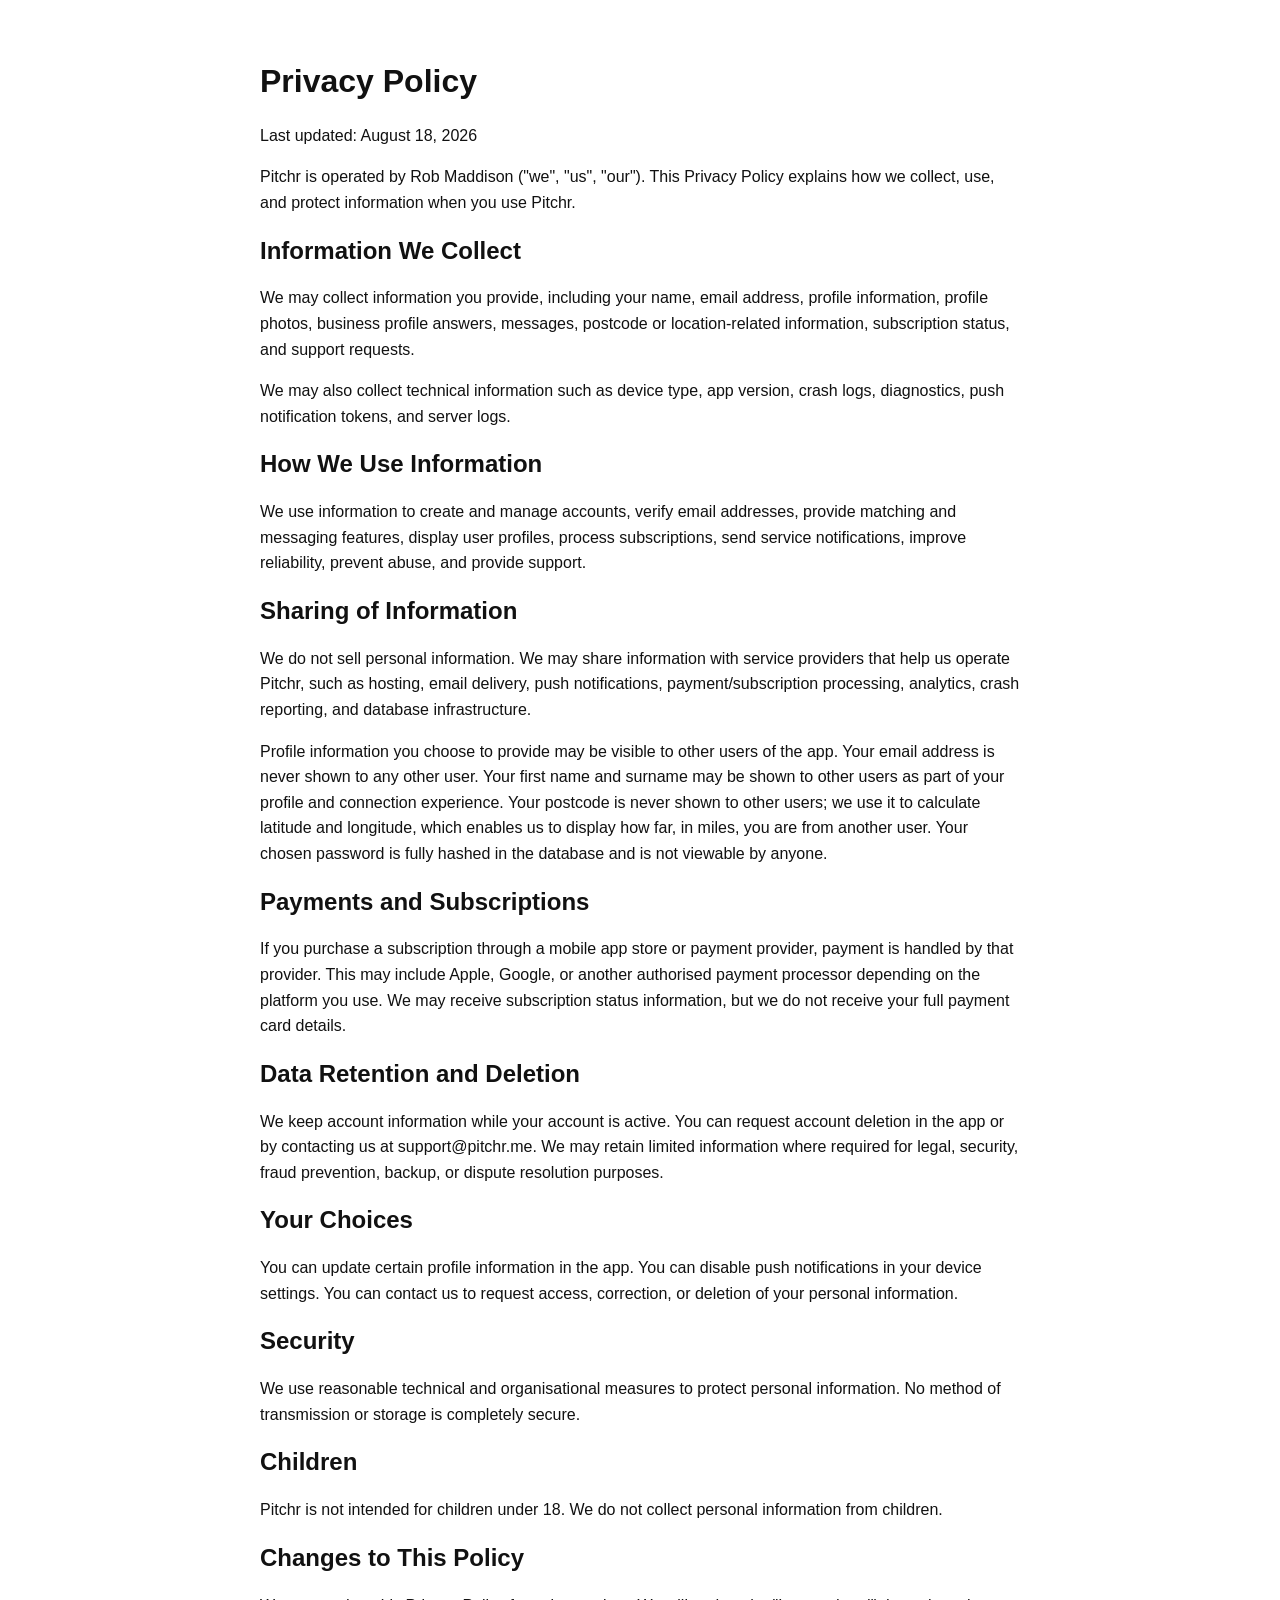
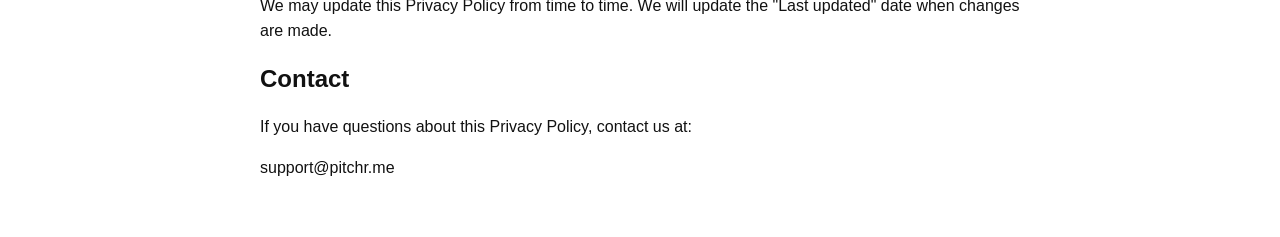
<file: privacy-policy/index.html>
<!doctype html>
  <html lang="en">
  <head>
    <meta charset="utf-8">
    <meta name="viewport" content="width=device-width, initial-scale=1">
    <title>Privacy Policy | Pitchr</title>
    <style>
      body {
        font-family: -apple-system, BlinkMacSystemFont, "Segoe UI", sans-serif;
        max-width: 760px;
        margin: 0 auto;
        padding: 40px 20px;
        line-height: 1.6;
        color: #111;
      }
      h1, h2 {
        line-height: 1.25;
      }
    </style>
  </head>
  <body>
    <h1>Privacy Policy</h1>
    <p>Last updated: August 18, 2026</p>

    <p>Pitchr is operated by Rob Maddison ("we", "us", "our"). This Privacy Policy explains how we
    collect, use, and protect information when you use Pitchr.</p>

    <h2>Information We Collect</h2>
    <p>We may collect information you provide, including your name, email address, profile information, profile
    photos, business profile answers, messages, postcode or location-related information, subscription status, and support
    requests.</p>

    <p>We may also collect technical information such as device type, app version, crash logs, diagnostics, push notification
    tokens, and server logs.</p>

    <h2>How We Use Information</h2>
    <p>We use information to create and manage accounts, verify email addresses, provide matching and messaging features,
    display user profiles, process subscriptions, send service notifications, improve reliability, prevent abuse, and provide
    support.</p>

    <h2>Sharing of Information</h2>
    <p>We do not sell personal information. We may share information with service providers that help us operate Pitchr, such
    as hosting, email delivery, push notifications, payment/subscription processing, analytics, crash reporting, and database
    infrastructure.</p>

    <p>Profile information you choose to provide may be visible to other users of the app. Your email address is never shown
    to any other user. Your first name and surname may be shown to other users as part of your profile and connection
    experience. Your postcode is never shown to other users; we use it to calculate latitude and longitude, which enables us
    to display how far, in miles, you are from another user. Your chosen password is fully hashed in the database and is not
    viewable by anyone.</p>

    <h2>Payments and Subscriptions</h2>
    <p>If you purchase a subscription through a mobile app store or payment provider, payment is handled by that provider.
    This may include Apple, Google, or another authorised payment processor depending on the platform you use. We may receive
    subscription status information, but we do not receive your full payment card details.</p>

    <h2>Data Retention and Deletion</h2>
    <p>We keep account information while your account is active. You can request account deletion in the app or by contacting
    us at support@pitchr.me. We may retain limited information where required for legal, security, fraud prevention, backup, or
    dispute resolution purposes.</p>

    <h2>Your Choices</h2>
    <p>You can update certain profile information in the app. You can disable push notifications in your device settings. You
    can contact us to request access, correction, or deletion of your personal information.</p>

    <h2>Security</h2>
    <p>We use reasonable technical and organisational measures to protect personal information. No method of transmission or
    storage is completely secure.</p>

    <h2>Children</h2>
    <p>Pitchr is not intended for children under 18. We do not collect personal information from children.</p>

    <h2>Changes to This Policy</h2>
    <p>We may update this Privacy Policy from time to time. We will update the "Last updated" date when changes are made.</p>

    <h2>Contact</h2>
    <p>If you have questions about this Privacy Policy, contact us at:</p>
    <p>support@pitchr.me</p>
  </body>
  </html>
</file>
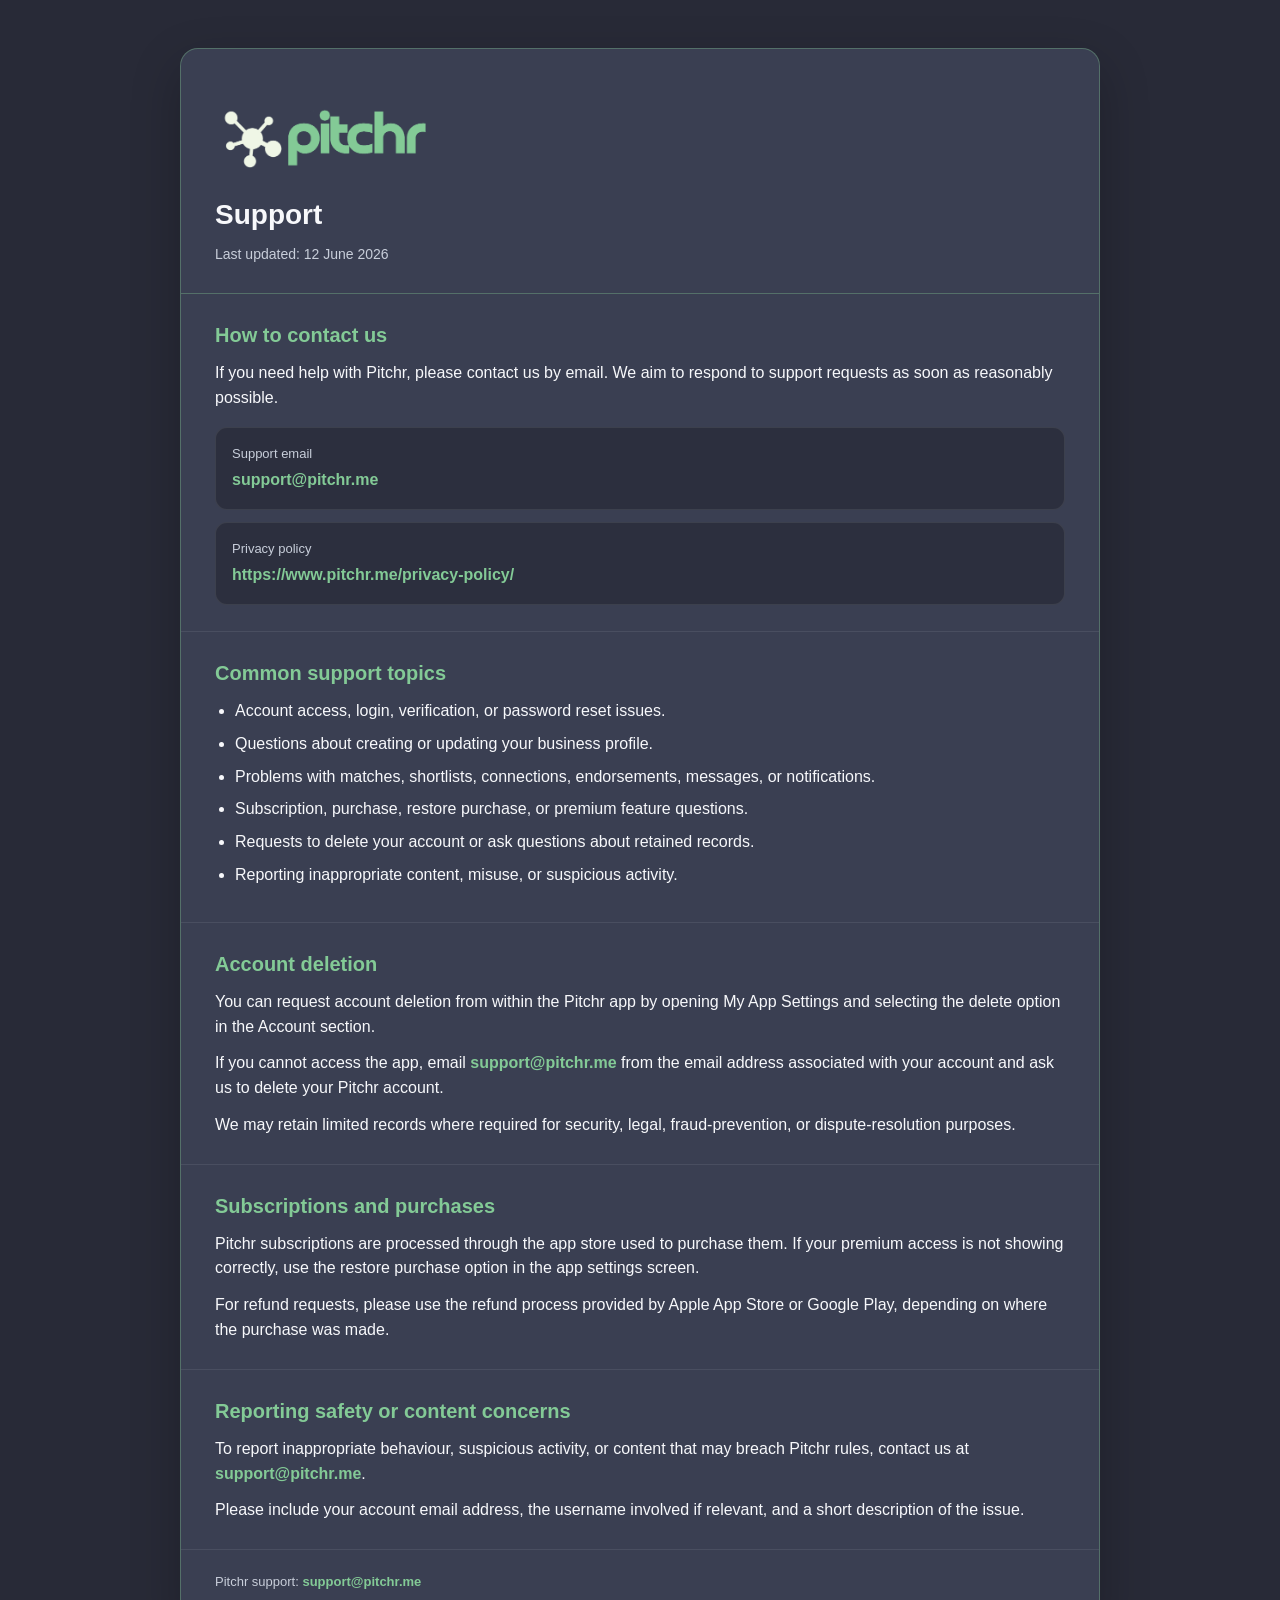
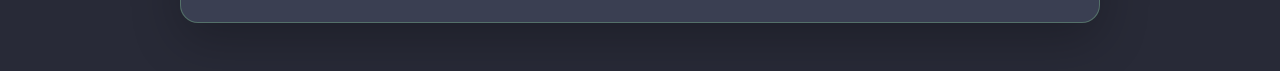
<file: support/index.html>
<!doctype html>
<html lang="en">
<head>
  <meta charset="utf-8">
  <meta name="viewport" content="width=device-width, initial-scale=1">
  <title>Pitchr Support</title>
  <style>
    :root {
      --page: #282a37;
      --panel: #3a3f52;
      --text: #f7f8fb;
      --muted: #c8ceda;
      --green: #83ca96;
      --line: rgba(131, 202, 150, 0.35);
      --shadow: rgba(0, 0, 0, 0.24);
    }

    * {
      box-sizing: border-box;
    }

    body {
      margin: 0;
      min-height: 100vh;
      background: var(--page);
      color: var(--text);
      font-family: Arial, Helvetica, sans-serif;
      line-height: 1.55;
    }

    main {
      width: min(920px, calc(100% - 32px));
      margin: 0 auto;
      padding: 48px 0;
    }

    .card {
      background: var(--panel);
      border: 1px solid var(--line);
      border-radius: 18px;
      box-shadow: 0 18px 50px var(--shadow);
      overflow: hidden;
    }

    header {
      padding: 36px 34px 28px;
      border-bottom: 1px solid var(--line);
    }

    .logo {
      display: block;
      width: min(220px, 70vw);
      height: auto;
      margin: 0 0 18px;
    }

    h1 {
      margin: 0;
      font-size: 28px;
      line-height: 1.2;
      letter-spacing: 0;
    }

    .updated {
      margin: 12px 0 0;
      color: var(--muted);
      font-size: 14px;
    }

    section {
      padding: 26px 34px;
      border-bottom: 1px solid rgba(255, 255, 255, 0.08);
    }

    section:last-child {
      border-bottom: 0;
    }

    h2 {
      margin: 0 0 10px;
      font-size: 20px;
      letter-spacing: 0;
      color: var(--green);
    }

    p {
      margin: 0 0 12px;
    }

    p:last-child {
      margin-bottom: 0;
    }

    ul {
      margin: 0;
      padding-left: 20px;
    }

    li {
      margin: 8px 0;
    }

    a {
      color: var(--green);
      font-weight: 700;
      text-decoration: none;
    }

    a:hover,
    a:focus {
      text-decoration: underline;
    }

    .contact-box {
      display: grid;
      gap: 12px;
      margin-top: 16px;
    }

    .contact-row {
      padding: 16px;
      background: rgba(40, 42, 55, 0.72);
      border: 1px solid rgba(255, 255, 255, 0.08);
      border-radius: 12px;
    }

    .label {
      display: block;
      color: var(--muted);
      font-size: 13px;
      margin-bottom: 4px;
    }

    footer {
      padding: 22px 34px 30px;
      color: var(--muted);
      font-size: 13px;
    }

    @media (max-width: 640px) {
      main {
        width: min(100% - 20px, 920px);
        padding: 18px 0;
      }

      header,
      section,
      footer {
        padding-left: 20px;
        padding-right: 20px;
      }

      .brand {
        font-size: 30px;
      }

      h1 {
        font-size: 24px;
      }
    }
  </style>
</head>
<body>
  <main>
    <article class="card">
      <header>
        <img class="logo" src="pitchr_logo.png" alt="Pitchr">
        <h1>Support</h1>
        <p class="updated">Last updated: 12 June 2026</p>
      </header>

      <section>
        <h2>How to contact us</h2>
        <p>
          If you need help with Pitchr, please contact us by email. We aim to respond to support requests as soon as reasonably possible.
        </p>
        <div class="contact-box">
          <div class="contact-row">
            <span class="label">Support email</span>
            <a href="mailto:support@pitchr.me">support@pitchr.me</a>
          </div>
          <div class="contact-row">
            <span class="label">Privacy policy</span>
            <a href="https://www.pitchr.me/privacy-policy/">https://www.pitchr.me/privacy-policy/</a>
          </div>
        </div>
      </section>

      <section>
        <h2>Common support topics</h2>
        <ul>
          <li>Account access, login, verification, or password reset issues.</li>
          <li>Questions about creating or updating your business profile.</li>
          <li>Problems with matches, shortlists, connections, endorsements, messages, or notifications.</li>
          <li>Subscription, purchase, restore purchase, or premium feature questions.</li>
          <li>Requests to delete your account or ask questions about retained records.</li>
          <li>Reporting inappropriate content, misuse, or suspicious activity.</li>
        </ul>
      </section>

      <section>
        <h2>Account deletion</h2>
        <p>
          You can request account deletion from within the Pitchr app by opening My App Settings and selecting the delete option in the Account section.
        </p>
        <p>
          If you cannot access the app, email <a href="mailto:support@pitchr.me">support@pitchr.me</a> from the email address associated with your account and ask us to delete your Pitchr account.
        </p>
        <p>
          We may retain limited records where required for security, legal, fraud-prevention, or dispute-resolution purposes.
        </p>
      </section>

      <section>
        <h2>Subscriptions and purchases</h2>
        <p>
          Pitchr subscriptions are processed through the app store used to purchase them. If your premium access is not showing correctly, use the restore purchase option in the app settings screen.
        </p>
        <p>
          For refund requests, please use the refund process provided by Apple App Store or Google Play, depending on where the purchase was made.
        </p>
      </section>

      <section>
        <h2>Reporting safety or content concerns</h2>
        <p>
          To report inappropriate behaviour, suspicious activity, or content that may breach Pitchr rules, contact us at <a href="mailto:support@pitchr.me">support@pitchr.me</a>.
        </p>
        <p>
          Please include your account email address, the username involved if relevant, and a short description of the issue.
        </p>
      </section>

      <footer>
        <p>Pitchr support: <a href="mailto:support@pitchr.me">support@pitchr.me</a></p>
      </footer>
    </article>
  </main>
</body>
</html>
</file>
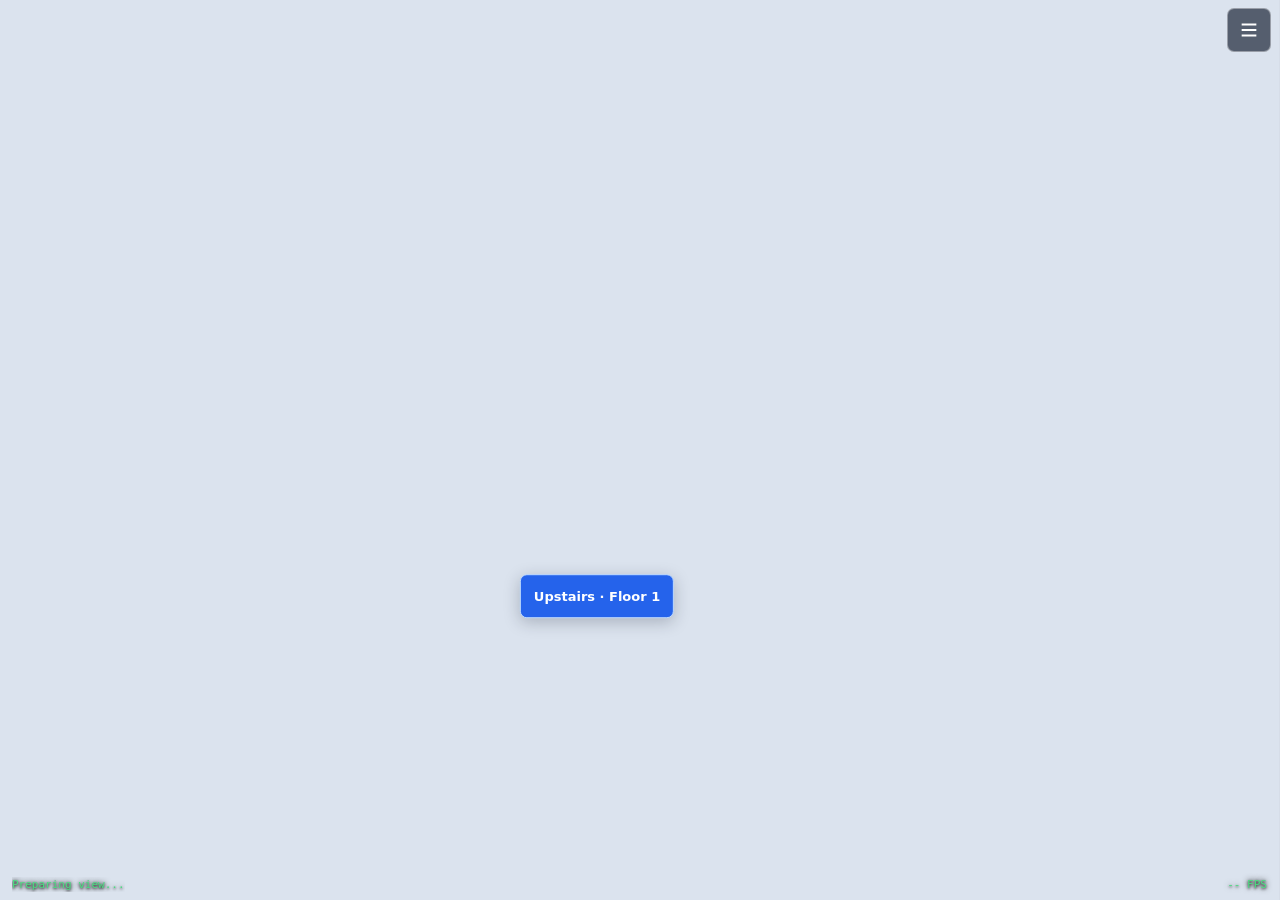
<file: house-designer/colin/index.html>
<!doctype html>
<html lang="en">
  <head>
    <meta charset="UTF-8" />
    <meta name="viewport" content="width=device-width, initial-scale=1.0, viewport-fit=cover" />
    <meta name="robots" content="noindex" />
    <meta name="apple-mobile-web-app-capable" content="yes" />
    <meta name="apple-mobile-web-app-status-bar-style" content="black-translucent" />
    <meta name="theme-color" content="#172033" />
    <meta name="mobile-web-app-capable" content="yes" />
    <link rel="manifest" href="./manifest.webmanifest" />
    <title>House tour</title>
    <script type="module" crossorigin src="./assets/index-B-ornbuv.js"></script>
    <link rel="stylesheet" crossorigin href="./assets/index-Be5nfYdE.css">
  </head>
  <body>
    <div id="root"><div class="viewer-loading">Loading house…</div></div>
  </body>
</html>
</file>
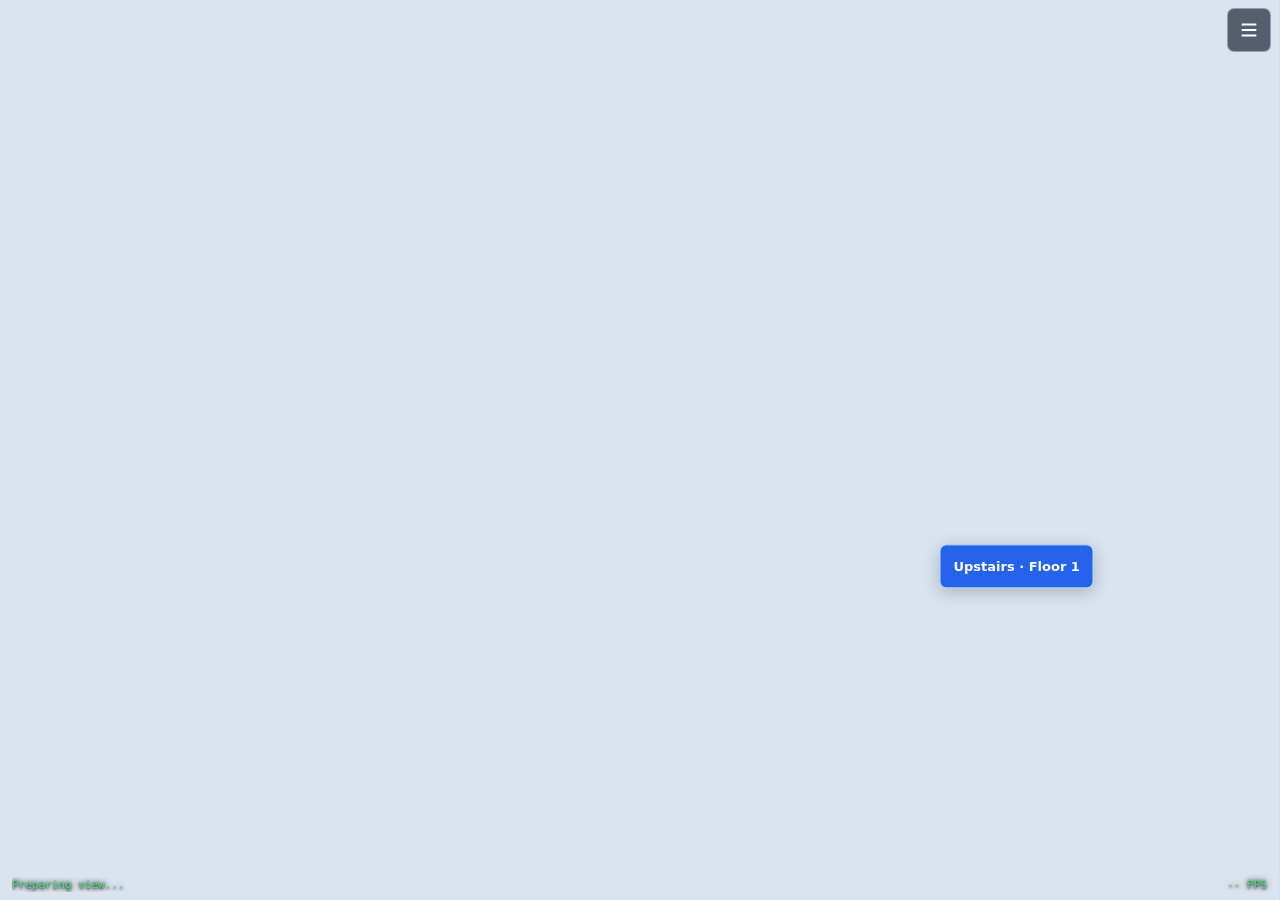
<file: house-designer/springfield/index.html>
<!doctype html>
<html lang="en">
  <head>
    <meta charset="UTF-8" />
    <meta name="viewport" content="width=device-width, initial-scale=1.0, viewport-fit=cover" />
    <meta name="robots" content="noindex" />
    <meta name="apple-mobile-web-app-capable" content="yes" />
    <meta name="apple-mobile-web-app-status-bar-style" content="black-translucent" />
    <meta name="theme-color" content="#172033" />
    <meta name="mobile-web-app-capable" content="yes" />
    <link rel="manifest" href="./manifest.webmanifest" />
    <title>House tour</title>
    <script type="module" crossorigin src="./assets/index-Ba3oSDsI.js"></script>
    <link rel="stylesheet" crossorigin href="./assets/index-zrLGsJJk.css">
  </head>
  <body>
    <div id="root"><div class="viewer-loading">Loading house…</div></div>
  </body>
</html>
</file>
<file: house-designer/colin/assets/index-Be5nfYdE.css>
:is(html:has(.house-viewer),body:has(.house-viewer)){overscroll-behavior:none;background:#172033;overflow:hidden}.house-viewer{width:100%;height:var(--viewer-height,100dvh);color:#172033;background:#172033;position:fixed;inset:0;overflow:hidden}.house-viewer:fullscreen{width:100%;height:100%}.house-viewer-pane{border:0;width:100%;height:100%;position:absolute;inset:0}.house-viewer-pane .three-host{height:100%}.house-viewer canvas{touch-action:none}.viewer-toolbar{z-index:12;top:max(8px, env(safe-area-inset-top));right:max(8px, env(safe-area-inset-right));width:44px;height:44px;position:absolute}.viewer-toolbar button,.viewer-stair-button{color:#172033;min-height:44px;font:inherit;cursor:pointer;background:#fff;border:1px solid #cbd5e1;border-radius:7px;padding:9px 13px;font-size:13px;font-weight:600}.viewer-toolbar button:hover:not(:disabled){background:#eff6ff}.viewer-toolbar button:disabled{opacity:.4;cursor:default}.viewer-toolbar button:focus-visible,.viewer-stair-button:focus-visible{outline-offset:2px;outline:3px solid #60a5fa}.viewer-toolbar .viewer-menu-toggle{color:#fff;background:#0f172aa6;border-color:#fff6;place-items:center;width:44px;height:44px;padding:10px;display:grid}.viewer-toolbar .viewer-menu-toggle:hover{background:#0f172ad9}.viewer-options{width:min(350px, calc(100vw - 24px - env(safe-area-inset-left) - env(safe-area-inset-right)));max-height:calc(100dvh - 88px - env(safe-area-inset-top) - env(safe-area-inset-bottom));background:#fffffff2;border:1px solid #d6dde8;border-radius:10px;padding:14px;display:none;position:absolute;top:52px;right:0;overflow-y:auto;box-shadow:0 8px 28px #17203330}.viewer-options.is-open{flex-wrap:wrap;gap:10px;display:flex}.viewer-title{flex-direction:column;flex-basis:100%;gap:3px;min-width:0;display:flex}.viewer-title strong{overflow-wrap:anywhere;font-size:16px}.viewer-title span{color:#64748b;font-size:12px}.viewer-performance{z-index:9;right:calc(12px + env(safe-area-inset-right));bottom:calc(8px + env(safe-area-inset-bottom));color:#4ade80;text-shadow:0 1px 3px #000,0 0 6px #000;font-variant-numeric:tabular-nums;pointer-events:none;font:11px/1.4 ui-monospace,Consolas,monospace;position:absolute}.viewer-modes,.viewer-floor-controls{align-items:center;gap:6px;display:flex}.viewer-modes button[aria-pressed=true]{color:#fff;background:#2563eb;border-color:#2563eb}.viewer-floor-controls{flex-basis:100%;justify-content:space-between}.viewer-floor-controls span{text-align:center;min-width:0;font-size:12px}.viewer-stair-button{color:#fff;white-space:nowrap;background:#2563eb;border-color:#bfdbfe;box-shadow:0 4px 16px #17203340}.viewer-help{border-top:1px solid #d6dde8;flex-direction:column;flex-basis:100%;gap:6px;padding-top:10px;font-size:12px;line-height:1.5;display:flex}.viewer-help strong{font-size:13px}.viewer-help span{color:#475569}.viewer-toolbar .viewport-icon-button{place-items:center;width:44px;height:44px;padding:9px;display:grid}.viewer-toolbar .viewport-icon-button[aria-pressed=true]{color:#fff;background:#2563eb;border-color:#2563eb}.viewer-fullscreen-help{color:#475569;flex-basis:100%;align-items:center;gap:12px;font-size:13px;line-height:1.5;display:flex}.viewer-fullscreen-help span{flex:1}.viewer-status{z-index:9;left:calc(12px + env(safe-area-inset-left));bottom:calc(8px + env(safe-area-inset-bottom));max-width:calc(100% - 104px - env(safe-area-inset-left) - env(safe-area-inset-right));color:#4ade80;text-shadow:0 1px 3px #000,0 0 6px #000;pointer-events:none;-webkit-line-clamp:2;background:0 0;-webkit-box-orient:vertical;padding:0;font:11px/1.4 ui-monospace,Consolas,monospace;display:-webkit-box;position:absolute;overflow:hidden}.viewer-loading{text-align:center;color:#172033;background:#eef2f7;place-content:center;gap:12px;min-height:100dvh;padding:24px;display:grid}.house-viewer-pane .webxr-enter-button{min-height:44px;left:auto!important;right:calc(16px + env(safe-area-inset-right))!important;bottom:calc(36px + env(safe-area-inset-bottom))!important;color:#fff!important;background:#172033!important;border:1px solid #cbd5e1!important;width:auto!important;min-width:110px!important;font-weight:600!important;transform:none!important}.house-viewer-pane .webxr-enter-button[data-vr-supported=false]{display:none!important}.viewer-touch-controls,.viewer-touch-hint{display:none}@media (width<=850px),(any-pointer:coarse){.viewer-touch-controls{z-index:10;pointer-events:none;-webkit-user-select:none;user-select:none;display:block;position:absolute;inset:0}.viewer-joystick{bottom:calc(36px + env(safe-area-inset-bottom));left:calc(24px + env(safe-area-inset-left));color:#fff;pointer-events:auto;touch-action:none;-webkit-touch-callout:none;background:#0f172a66;border:2px solid #fff9;border-radius:50%;width:128px;height:128px;padding:0;position:absolute;box-shadow:0 2px 12px #0003}.viewer-joystick:disabled{opacity:.3}.viewer-joystick:focus-visible{outline-offset:4px;outline:3px solid #60a5fa}.viewer-joystick-thumb{pointer-events:none;background:#fffc;border:1px solid #fff;border-radius:50%;width:46px;height:46px;position:absolute;top:calc(50% - 23px);left:calc(50% - 23px)}.viewer-joystick-arrows{opacity:.65;pointer-events:none;place-content:center;font-size:22px;line-height:40px;display:grid;position:absolute;inset:0}}:root{font-synthesis:none;text-rendering:optimizelegibility;-webkit-font-smoothing:antialiased;-moz-osx-font-smoothing:grayscale;font-family:Inter,ui-sans-serif,system-ui,-apple-system,BlinkMacSystemFont,Segoe UI,sans-serif}*{box-sizing:border-box}html,body,#root{min-width:320px;min-height:100%;margin:0}body{margin:0}.app-shell{--toolbar-background:#0f172ac2;--toolbar-menu-background:#0f172af7;--toolbar-border:#f8fafc2e;color:#172033;background:#edf1f5;grid-template-rows:1fr;min-height:100svh;display:grid;position:relative}.toolbar{z-index:20;pointer-events:none;display:block;position:fixed;top:12px;left:12px}.project-menu{pointer-events:auto;position:relative}.toolbar h1,.pane-header h2{color:#172033;margin:0;font-weight:650;line-height:1.1}.toolbar h1{font-size:15px}.toolbar p,.pane-header span,.toolbar-select span{color:#64748b;margin:4px 0 0;font-size:13px}.project-menu-button{cursor:pointer;-webkit-backdrop-filter:blur(10px);backdrop-filter:blur(10px);background:#ffffffeb;border:1px solid #cbd5e1eb;border-radius:8px;place-content:center;gap:4px;width:40px;height:40px;display:inline-grid;box-shadow:0 12px 32px #0f172a24}.project-menu-button span{background:#172033;border-radius:999px;width:16px;height:2px}.project-menu-button:hover,.project-menu-button:focus-visible{background:#eff6ff;outline:none}.project-menu-dropdown{z-index:25;-webkit-backdrop-filter:blur(10px);backdrop-filter:blur(10px);background:#fffffff5;border:1px solid #cbd5e1f0;border-radius:8px;gap:6px;min-width:190px;padding:9px;display:grid;position:absolute;top:48px;left:0;box-shadow:0 14px 34px #0f172a2e}.project-menu-dropdown h1{margin:0}.project-menu-dropdown p{margin:4px 0 2px}.project-menu-dropdown button{color:#172033;height:34px;font:inherit;text-align:left;cursor:pointer;background:0 0;border:0;border-radius:5px;font-size:14px;font-weight:650}.project-menu-dropdown button:hover,.project-menu-dropdown button:focus-visible{background:#eff6ff;outline:none}.project-menu-checkbox{color:#172033;align-items:center;gap:8px;min-height:34px;padding:0 4px;font-size:14px;font-weight:650;display:flex}.project-menu-checkbox input{width:16px;height:16px}.left-tool-rail{z-index:21;gap:4px;max-height:calc(100svh - 56px);display:grid;position:fixed;top:48px;left:8px;overflow-y:auto}.left-tool-rail button{color:#111;cursor:pointer;background:#fff;border:1px solid #d4d4d8;border-radius:6px;place-items:center;width:40px;height:40px;line-height:1;transition:background .12s,border-color .12s,box-shadow .12s,color .12s;display:grid}.left-tool-rail button svg{width:20px;height:20px}.left-tool-rail button:disabled{opacity:.4;cursor:not-allowed}.left-tool-rail button:hover,.left-tool-rail button:focus-visible{background:#f7f7f8;border-color:#111;outline:none}.left-tool-rail button.active{color:#111;background:#fff;border-color:#111;box-shadow:inset 0 0 0 1px #111}.left-tool-rail-divider{background:#d4d4d8;justify-self:center;width:26px;height:1px}.left-tool-flyout{z-index:20;-webkit-backdrop-filter:blur(10px);backdrop-filter:blur(10px);background:#fffffff5;border:1px solid #cbd5e1f0;border-radius:8px;gap:8px;width:230px;max-height:calc(100svh - 60px);padding:10px;display:grid;position:fixed;top:48px;left:48px;overflow-y:auto;box-shadow:0 14px 34px #0f172a2e}.left-tool-flyout header{gap:3px;margin-bottom:2px;display:grid}.left-tool-flyout h2{color:#172033;margin:0;font-size:15px;font-weight:700;line-height:1.1}.left-tool-flyout p{color:#64748b;margin:0;font-size:12px;line-height:1.25}.left-tool-flyout button,.flyout-field input,.flyout-select select{color:#172033;min-height:34px;font:inherit;background:#fff;border:1px solid #b9c4d4;border-radius:6px;font-size:13px;font-weight:650}.left-tool-flyout button{text-align:left;cursor:pointer;padding:0 10px}.left-tool-flyout button:hover,.left-tool-flyout button:focus-visible,.flyout-field input:focus-visible,.flyout-select select:focus-visible{background:#eff6ff;border-color:#2563eb;outline:none}.left-tool-flyout button.active,.flyout-segmented-control button.active{color:#fff;background:#2563eb;border-color:#1d4ed8}.left-tool-flyout button:disabled{opacity:.45;cursor:not-allowed}.flyout-grid-control{grid-template-columns:repeat(2,minmax(0,1fr));gap:8px;display:grid}.flyout-grid-control button{text-align:center}.manufacturer-portal{z-index:60;color:#172033;background:#eef2f7;grid-template-rows:auto auto 1fr;gap:12px;padding:18px;display:grid;position:fixed;inset:0;overflow:auto}.manufacturer-portal-header,.portal-panel header,.portal-asset-card header{justify-content:space-between;align-items:center;gap:12px;display:flex}.manufacturer-portal h1,.manufacturer-portal h2,.manufacturer-portal h3,.manufacturer-portal p{margin:0}.manufacturer-portal h1{font-size:22px;line-height:1.15}.manufacturer-portal h2{font-size:16px;line-height:1.2}.manufacturer-portal h3{font-size:15px;line-height:1.2}.manufacturer-portal p,.portal-asset-card dd,.portal-asset-card li,.portal-asset-card dt{color:#64748b;font-size:13px}.manufacturer-portal button{color:#172033;cursor:pointer;min-height:34px;font:inherit;background:#fff;border:1px solid #b9c4d4;border-radius:6px;font-size:13px;font-weight:700}.manufacturer-portal button:hover,.manufacturer-portal button:focus-visible{background:#eff6ff;border-color:#2563eb;outline:none}.manufacturer-portal button:disabled{opacity:.48;cursor:not-allowed}.portal-status,.portal-panel{background:#fffffff5;border:1px solid #cbd5e1eb;border-radius:8px;box-shadow:0 12px 30px #0f172a14}.portal-status{color:#334155;padding:10px 12px;font-size:13px;font-weight:650}.portal-panel{align-content:start;gap:12px;padding:14px;display:grid}.portal-auth-grid{grid-template-columns:minmax(280px,420px) minmax(280px,420px);align-items:start;gap:14px;display:grid}.portal-workspace{grid-template-columns:220px minmax(360px,.9fr) minmax(420px,1.1fr);align-items:start;gap:14px;display:grid}.portal-account{position:sticky;top:0}.portal-segmented-control{grid-template-columns:1fr 1fr;gap:6px;min-width:180px;display:grid}.portal-segmented-control button.active{color:#fff;background:#2563eb;border-color:#1d4ed8}.portal-header-actions{align-items:center;gap:8px;display:flex}.manufacturer-portal label{color:#475569;gap:5px;font-size:12px;font-weight:700;display:grid}.manufacturer-portal input{box-sizing:border-box;color:#172033;width:100%;min-height:34px;font:inherit;background:#fff;border:1px solid #cbd5e1;border-radius:6px;font-size:13px}.manufacturer-portal input[type=file]{padding:6px}.manufacturer-portal input:focus-visible{border-color:#2563eb;outline:none}.portal-variation-help{color:#64748b;grid-column:1/-1;margin:0;font-size:.85rem}.portal-form-grid{grid-template-columns:repeat(2,minmax(0,1fr));gap:10px;display:grid}.portal-file-grid{grid-template-columns:repeat(2,minmax(0,1fr));gap:10px;padding-top:4px;display:grid}.portal-assets{min-height:360px}.portal-asset-list{gap:10px;display:grid}.portal-asset-card{background:#f8fafc;border:1px solid #d7dee8;border-radius:8px;gap:10px;padding:12px;display:grid}.portal-asset-card.editing{border-color:#2563eb;box-shadow:0 0 0 1px #2563eb}.manufacturer-portal .portal-asset-edit-chip{color:#172033;text-align:left;background:#e8eef7;border-color:#cbd5e1;min-height:0;padding:4px 7px}.manufacturer-portal .portal-asset-edit-chip:hover,.manufacturer-portal .portal-asset-edit-chip:focus-visible{background:#dbeafe}.portal-form-actions{gap:8px;display:flex}.portal-form-actions button{flex:1 1 0}.portal-form-status{color:#475569;min-height:18px;font-size:12px;font-weight:650}.portal-asset-card dl{grid-template-columns:repeat(3,minmax(0,1fr));gap:8px;margin:0;display:grid}.portal-asset-card dt{text-transform:uppercase;font-size:11px;font-weight:750}.portal-asset-card dd{color:#172033;margin:2px 0 0}.portal-asset-card .portal-model-dimensions{grid-template-columns:1fr}.portal-asset-card ul{gap:6px;margin:0;padding:0;list-style:none;display:grid}.portal-asset-card li{grid-template-columns:120px minmax(0,1fr) 78px;align-items:center;gap:8px;display:grid}.portal-asset-card a{color:#1d4ed8;font-weight:700;text-decoration:none}.portal-asset-card span{text-overflow:ellipsis;white-space:nowrap;overflow:hidden}.portal-conversion-status{vertical-align:middle;align-items:center;gap:6px;display:inline-flex}.portal-spinner{border:2px solid #cbd5e1;border-top-color:#2563eb;border-radius:50%;flex:none;width:11px;height:11px;animation:.8s linear infinite portal-spinner-turn}@keyframes portal-spinner-turn{to{transform:rotate(360deg)}}@media (width<=1100px){.portal-workspace{grid-template-columns:1fr}.portal-account{position:static}}@media (width<=760px){.portal-auth-grid,.portal-file-grid,.portal-form-grid{grid-template-columns:1fr}.manufacturer-portal-header,.portal-panel header,.portal-asset-card header{flex-direction:column;align-items:stretch}.portal-asset-card li{grid-template-columns:1fr}}.flyout-segmented-control{grid-template-columns:1fr 1fr;gap:6px;display:grid}.flyout-segmented-control button{text-align:center}.flyout-field,.flyout-select,.flyout-colour-field{gap:4px;display:grid}.flyout-field>div,.flyout-colour-field>div{grid-template-columns:1fr auto;align-items:center;gap:6px;display:grid}.flyout-field input{width:100%;padding:0 8px}.flyout-field span,.flyout-select span,.flyout-colour-field span{color:#64748b;font-size:12px;font-weight:650}.flyout-field-help{color:#7c8798;font-size:11px;line-height:1.35}.flyout-select select{width:100%;padding:0 8px}.flyout-colour-field input[type=color]{background:#fff;border:1px solid #b9c4d4;border-radius:6px;width:42px;min-height:34px;padding:2px}.flyout-colour-field input[type=text]{color:#172033;width:100%;min-height:34px;font:inherit;text-transform:uppercase;background:#fff;border:1px solid #b9c4d4;border-radius:6px;padding:0 8px;font-size:13px;font-weight:650}.flyout-colour-field input:focus-visible{background:#eff6ff;border-color:#2563eb;outline:none}.toolbar-select{text-align:left;gap:2px;display:inline-grid}.toolbar-select select{color:#172033;min-width:112px;height:40px;font:inherit;background:#fff;border:1px solid #b9c4d4;border-radius:6px;font-size:14px}.tool-button{color:#172033;min-width:110px;height:40px;font:inherit;cursor:pointer;background:#fff;border:1px solid #b9c4d4;border-radius:6px;font-size:14px;font-weight:600}.tool-button:hover{border-color:#2563eb}.tool-button:focus-visible{outline-offset:2px;outline:3px solid #2563eb47}.tool-button.active{color:#fff;background:#2563eb;border-color:#1d4ed8}.project-actions{background:#fff;border:1px solid #b9c4d4;border-radius:6px;display:inline-flex;overflow:hidden}.project-actions button{color:#172033;height:40px;font:inherit;cursor:pointer;background:#fff;border:0;border-right:1px solid #b9c4d4;font-size:14px;font-weight:600}.project-actions button:last-child{border-right:0}.project-actions button:hover,.project-actions button:focus-visible{background:#eff6ff;outline:none}.split-button{height:40px;display:inline-flex;position:relative}.split-button>button{color:#172033;font:inherit;cursor:pointer;background:#fff;border:1px solid #b9c4d4;font-size:14px;font-weight:600}.split-button>button:first-child{border-radius:6px 0 0 6px;min-width:104px}.split-button>button:nth-child(2){border-left:0;border-radius:0 6px 6px 0;width:34px}.split-button>button:hover,.split-button>button:focus-visible{border-color:#2563eb;outline:none}.split-button-menu{z-index:4;background:#fff;border:1px solid #cbd5e1;border-radius:6px;min-width:154px;padding:5px;position:absolute;top:44px;right:0;box-shadow:0 12px 32px #0f172a2e}.split-button-menu button{color:#172033;width:100%;height:34px;font:inherit;text-align:left;cursor:pointer;background:0 0;border:0;border-radius:4px;font-size:14px;font-weight:600}.split-button-menu button:hover,.split-button-menu button:focus-visible{background:#eff6ff;outline:none}.segmented-control{background:#fff;border:1px solid #b9c4d4;border-radius:6px;display:inline-flex;overflow:hidden}.segmented-control button{color:#172033;height:40px;font:inherit;cursor:pointer;background:#fff;border:0;border-right:1px solid #b9c4d4;font-size:14px;font-weight:600}.segmented-control button:last-child{border-right:0}.segmented-control button.active{color:#fff;background:#1e293b}.segmented-control button:disabled{color:#94a3b8;cursor:not-allowed}.segmented-control button:disabled:hover,.segmented-control button:disabled:focus-visible{background:#fff;outline:none}.context-panel{z-index:18;box-sizing:border-box;text-align:left;-webkit-backdrop-filter:blur(10px);backdrop-filter:blur(10px);background:#f8fafced;border:1px solid #cbd5e1eb;border-radius:8px;justify-content:space-between;align-items:center;gap:18px;width:min(720px,100% - 28px);min-height:58px;padding:10px 14px;display:flex;position:absolute;bottom:14px;left:50%;transform:translate(-50%);box-shadow:0 12px 32px #0f172a24}.context-panel h2{color:#172033;margin:0;font-size:14px;line-height:1.1}.context-panel p{color:#64748b;margin:4px 0 0;font-size:13px}.context-panel dl{flex:1;gap:18px;min-width:0;margin:0;padding-bottom:14px;display:flex;overflow:auto hidden}.context-panel>div,.context-panel dl>div{flex-shrink:0}.context-panel dt{color:#64748b;font-size:12px}.context-panel dd{color:#172033;white-space:nowrap;margin:2px 0 0;font-size:16px;font-weight:650}.context-material-value{align-items:flex-start;gap:7px;max-width:300px;display:flex}.context-material-value>span:last-child{overflow-wrap:anywhere;white-space:normal;min-width:0;line-height:1.2}.context-colour-swatch{box-sizing:border-box;border:1px solid #0f172a33;border-radius:3px;flex:0 0 18px;width:18px;height:18px}.context-field input,.context-field select{color:#172033;width:126px;height:28px;font:inherit;border:1px solid #b9c4d4;border-radius:4px;font-size:14px;font-weight:600}.context-field dd{align-items:center;gap:6px;display:flex}.context-model-material select{width:190px}.context-field select{min-width:190px}.context-field input:focus,.context-field select:focus{border-color:#2563eb;outline:2px solid #2563eb33}.context-field .context-wall-roof-clip-toggle{width:18px;height:18px;margin:0}.context-actions dd{gap:6px;display:flex}.context-actions button{height:28px;font:inherit;cursor:pointer;border-radius:4px;font-size:13px;font-weight:700}.context-danger-action{color:#991b1b;background:#fff1f2;border:1px solid #fecaca}.context-danger-action:hover,.context-danger-action:focus-visible{background:#fee2e2;outline:none}.context-secondary-action{color:#172033;background:#fff;border:1px solid #b9c4d4}.context-secondary-action:hover,.context-secondary-action:focus-visible{background:#eef2f7;outline:none}.context-secondary-action[aria-pressed=true]{color:#1d4ed8;background:#dbeafe;border-color:#2563eb}.editor-grid{grid-template-columns:minmax(360px, var(--split-left,1fr)) 8px minmax(360px, var(--split-right,1fr));height:100svh;min-height:0;display:grid}.editor-grid.resizing{cursor:col-resize;-webkit-user-select:none;user-select:none}.editor-pane{background:#fff;border-right:1px solid #d6dde8;min-width:0;min-height:0;display:block;position:relative;overflow:hidden}.three-editor-pane:fullscreen{border:0;width:100vw;height:100dvh}.view-splitter{z-index:8;cursor:col-resize;background:#d6dde8;outline:none;width:8px;min-width:8px;position:relative}.view-splitter:before{content:"";background:#94a3b8;border-radius:999px;width:2px;height:54px;position:absolute;top:50%;left:50%;transform:translate(-50%,-50%)}.view-splitter:hover,.view-splitter:focus-visible,.editor-grid.resizing .view-splitter{background:#bfdbfe}.view-splitter:hover:before,.view-splitter:focus-visible:before,.editor-grid.resizing .view-splitter:before{background:#2563eb}.pane-header{z-index:10;box-sizing:border-box;text-align:left;-webkit-backdrop-filter:blur(10px);backdrop-filter:blur(10px);pointer-events:none;background:#ffffffe6;border:1px solid #cbd5e1e0;border-radius:8px;min-height:44px;padding:9px 10px;position:absolute;top:12px;left:12px;right:12px;box-shadow:0 10px 26px #0f172a1a}.editor-pane:first-child .pane-header{left:64px}.pane-header h2{font-size:15px}.pane-header button,.pane-header select,.pane-header input,.pane-header label,.pane-header .render-options,.pane-header .zoom-controls{pointer-events:auto}.floorplan-header-controls{flex-wrap:wrap;align-items:flex-start;gap:8px;margin-top:8px;display:flex;position:relative}.floorplan-header-controls .render-options,.floorplan-header-controls .zoom-controls{position:relative;top:auto;right:auto}.floorplan-header-controls .render-options-menu{right:0}.floorplan-header-controls .ground-image-menu{left:0;right:auto}.three-header-controls{align-items:flex-start;gap:8px;display:inline-flex;position:absolute;top:8px;right:8px}.three-header-controls .render-options{position:relative;top:auto;right:auto}.segmented-control.compact button{height:32px;padding:0 11px;font-size:13px}.aspect-ratio-select{background:#fff;border:1px solid #cbd5e1;border-radius:6px;grid-template-columns:auto auto;align-items:center;gap:6px;height:32px;padding:0 7px;display:inline-grid}.aspect-ratio-select span{margin:0;font-size:12px;font-weight:650}.aspect-ratio-select select{color:#172033;height:24px;font:inherit;background:0 0;border:0;font-size:13px;font-weight:650}.aspect-ratio-select select:focus-visible{outline:none}.head-height-toggle{color:#172033;white-space:nowrap;background:#fff;border:1px solid #cbd5e1;border-radius:6px;align-items:center;gap:6px;height:32px;padding:0 8px;font-size:13px;font-weight:650;display:inline-flex}.head-height-toggle input{margin:0}.pick-buffer-download-link{color:#172033;white-space:nowrap;background:#fff;border:1px solid #cbd5e1;border-radius:6px;justify-content:center;align-items:center;height:32px;padding:0 10px;font-size:13px;font-weight:650;text-decoration:none;display:inline-flex}.pick-buffer-download-link:hover,.pick-buffer-download-link:focus-visible{background:#eff6ff;outline:none}.zoom-controls{background:#fff;border:1px solid #cbd5e1;border-radius:6px;display:inline-flex;position:absolute;top:8px;right:8px;overflow:hidden}.zoom-controls button{color:#172033;min-width:34px;height:32px;font:inherit;cursor:pointer;background:#fff;border:0;border-right:1px solid #cbd5e1;font-size:13px;font-weight:650}.zoom-controls button:last-child{border-right:0}.zoom-controls button:hover,.zoom-controls button:focus-visible{background:#eff6ff;outline:none}.render-options{position:absolute;top:8px;right:8px}.render-options>button,.three-fullscreen-toggle{color:#172033;min-width:76px;height:32px;font:inherit;cursor:pointer;background:#fff;border:1px solid #cbd5e1;border-radius:6px;font-size:13px;font-weight:650}.render-options>button:hover,.render-options>button:focus-visible,.three-fullscreen-toggle:enabled:hover,.three-fullscreen-toggle:focus-visible{background:#eff6ff;outline:none}.three-fullscreen-toggle{place-items:center;width:32px;min-width:32px;padding:0;display:inline-grid}.three-fullscreen-toggle:disabled{opacity:.45;cursor:not-allowed}.render-options-menu{z-index:5;background:#fff;border:1px solid #cbd5e1;border-radius:6px;gap:2px;min-width:190px;padding:7px;display:grid;position:absolute;top:38px;right:0;box-shadow:0 12px 32px #0f172a2e}.render-options-menu label{color:#172033;border-radius:4px;align-items:center;gap:8px;min-height:30px;padding:3px 6px;font-size:13px;font-weight:600;display:flex}.render-options-menu label:hover{background:#eff6ff}.render-options-menu input{margin:0}.render-options-menu .render-options-slider{grid-template-columns:1fr 92px 34px;gap:8px;display:grid}.render-options-menu .render-options-slider input{width:92px}.render-options-menu .render-options-slider span:last-child{color:#475569;font-variant-numeric:tabular-nums;text-align:right}.canvas-host,.three-host{width:100%;height:100%;min-height:0;overflow:hidden}.canvas-host{position:relative}.canvas-host.placing-opening canvas,.three-host.placing-opening canvas{cursor:crosshair}.model-placement-hint{z-index:6;color:#0c4a6e;pointer-events:auto;white-space:nowrap;background:#f0f9fff5;border:1px solid #0e74906b;border-radius:7px;grid-template-columns:auto auto auto;align-items:center;gap:8px 12px;max-width:calc(100% - 24px);padding:8px 10px;font-size:12px;display:grid;position:absolute;top:12px;left:50%;transform:translate(-50%);box-shadow:0 8px 24px #0f172a29}.model-placement-hint strong{font-size:13px}.model-placement-hint button{color:#075985;font:inherit;cursor:pointer;background:#fff;border:1px solid #7dd3fc;border-radius:5px;padding:5px 8px;font-weight:750}.three-host{background:#dbe3ee;place-items:center;display:grid;position:relative}.viewport-preparing-overlay{z-index:4;pointer-events:none;background:0 0;place-items:start center;padding:60px 12px 12px;display:grid;position:absolute;inset:0}.viewport-preparing-panel{color:#f8fafc;background:#0f172ac7;border:1px solid #f8fafc47;border-radius:6px;padding:10px 14px;font-size:13px;font-weight:750;line-height:1;box-shadow:0 14px 34px #0f172a47}.viewport-indicators{z-index:3;pointer-events:none;flex-wrap:wrap;gap:8px;max-width:calc(100% - 160px);display:flex;position:absolute;bottom:14px;left:14px}.viewport-engine-status{z-index:3;color:#fff7ed;pointer-events:none;-webkit-backdrop-filter:blur(8px);backdrop-filter:blur(8px);white-space:normal;background:#7c2d12d6;border:1px solid #f9731661;border-radius:6px;max-width:min(360px,100% - 160px);padding:7px 10px;font-size:12px;font-weight:750;line-height:1;position:absolute;bottom:52px;left:14px;box-shadow:0 8px 22px #0f172a2e}.viewport-engine-status.is-idle{color:#e2e8f0;background:#0f172a9e;border-color:#0f172a29}.viewport-probe-legend{color:#64748b;max-width:260px;padding:0 8px 8px;font-size:11px;line-height:1.4}.engine-console-overlay{z-index:5;color:#e5e7eb;pointer-events:none;-webkit-backdrop-filter:blur(8px);backdrop-filter:blur(8px);background:#020617bd;border:1px solid #94a3b857;border-radius:6px;grid-template-rows:auto 1fr;width:min(640px,100% - 24px);height:min(260px,100% - 164px);font-family:ui-monospace,SFMono-Regular,Consolas,Liberation Mono,monospace;font-size:11px;line-height:1.35;display:grid;position:absolute;top:56px;left:12px;overflow:hidden;box-shadow:0 16px 38px #0f172a3d}.engine-console-toolbar{color:#f8fafc;pointer-events:auto;border-bottom:1px solid #94a3b838;align-items:center;gap:8px;min-width:0;padding:6px 8px;font-family:Inter,system-ui,-apple-system,BlinkMacSystemFont,Segoe UI,sans-serif;font-size:11px;font-weight:750;line-height:1;display:flex}.engine-console-toolbar span{margin-right:auto}.engine-console-toolbar button{color:#f8fafc;background:#0f172ab8;border:1px solid #94a3b857;border-radius:4px;padding:4px 6px;font-size:11px;font-weight:750;line-height:1}.engine-console-lines{overscroll-behavior:contain;pointer-events:auto;scrollbar-color:#94a3b89e #0f172a61;scrollbar-width:thin;flex-direction:column;gap:1px;min-height:0;padding:6px 8px 8px;display:flex;overflow-y:auto}.engine-console-line{color:#d1d5db;text-overflow:ellipsis;white-space:nowrap;flex:none;overflow:hidden}.viewport-indicator{color:#f8fafc;text-align:center;font-variant-numeric:tabular-nums;-webkit-backdrop-filter:blur(8px);backdrop-filter:blur(8px);white-space:nowrap;background:#0f172ac2;border:1px solid #0f172a29;border-radius:6px;min-width:72px;padding:6px 8px;font-size:12px;font-weight:750;line-height:1}.light-gimbal{z-index:3;-webkit-backdrop-filter:blur(8px);backdrop-filter:blur(8px);background:#ffffffd6;border:1px solid #94a3b8b8;border-radius:8px;place-items:center;width:112px;height:112px;display:grid;position:absolute;bottom:14px;right:14px;box-shadow:0 12px 32px #0f172a2e}.light-gimbal-pad{cursor:grab;touch-action:none;background:radial-gradient(circle,#facc1538,#0000 16px),conic-gradient(from -90deg,#fde68a,#bfdbfe,#c7d2fe,#fde68a);border-radius:50%;width:88px;height:88px;position:relative}.light-gimbal-pad:active{cursor:grabbing}.light-gimbal-pad:focus-visible{outline-offset:3px;outline:2px solid #2563eb}.light-gimbal-ring{background:#ffffff52;border:1px solid #0f172a2e;border-radius:50%;position:absolute;inset:10px}.light-gimbal-knob{pointer-events:none;background:#f59e0b;border:2px solid #fff;border-radius:50%;width:18px;height:18px;margin:-9px 0 0 -9px;position:absolute;top:50%;left:50%;box-shadow:0 5px 14px #0f172a47}.canvas-host{cursor:crosshair;position:relative}.canvas-host.panning{cursor:grabbing}.floor-area-summary{z-index:2;color:#334155;pointer-events:none;background:#ffffffe0;border:1px solid #94a3b88c;border-radius:6px;gap:3px;padding:8px 10px;font-size:12px;font-weight:650;line-height:1.25;display:grid;position:absolute;bottom:12px;left:12px}.roof-placement-panel{z-index:3;top:var(--floorplan-menu-bottom,116px);left:var(--floorplan-menu-left,64px);max-width:calc(100% - var(--floorplan-menu-left,64px) - 12px);max-height:calc(100% - var(--floorplan-menu-bottom,116px) - 12px);box-sizing:border-box;background:#fffffff0;border:1px solid #94a3b8a6;border-radius:6px;flex-wrap:wrap;align-items:end;gap:8px;padding:8px;display:flex;position:absolute;right:12px;overflow-y:auto;box-shadow:0 8px 24px #0f172a24}.roof-placement-panel.roof-tool-flyout{-webkit-backdrop-filter:blur(10px);backdrop-filter:blur(10px);background:#fffffff5;border-color:#cbd5e1f0;border-radius:8px;align-items:stretch;width:252px;padding:10px;display:grid;right:auto;box-shadow:0 14px 34px #0f172a2e}.roof-tool-flyout header{gap:3px;margin-bottom:2px;display:grid}.roof-tool-flyout h2,.roof-tool-flyout p{margin:0}.roof-tool-flyout h2{color:#172033;font-size:15px;line-height:1.1}.roof-tool-flyout p{color:#64748b;font-size:12px;line-height:1.25}.roof-tool-flyout label,.roof-tool-flyout input,.roof-tool-flyout select,.roof-tool-flyout label>button{width:100%}.roof-tool-flyout .roof-pitch-link input{width:16px}.roof-tool-flyout .roof-placement-actions button{flex:1}.roof-placement-panel label{color:#334155;gap:3px;min-width:88px;font-size:11px;font-weight:700;display:grid}.roof-placement-panel input,.roof-placement-panel select,.roof-placement-panel button{color:#172033;height:30px;font:inherit;background:#fff;border:1px solid #b9c4d4;border-radius:5px;font-size:12px;font-weight:650}.roof-placement-panel input{width:64px;padding:0 6px}.roof-placement-panel select{min-width:92px}.roof-placement-actions{gap:6px;display:flex}.roof-pitch-field{gap:4px;font-size:12px;display:grid}.roof-pitch-field input{width:72px;min-height:30px}.roof-pitch-link,.roof-placement-panel .roof-pitch-link{align-items:center;gap:6px;font-size:12px;display:flex}.roof-pitch-link input,.roof-placement-panel .roof-pitch-link input{width:16px;height:16px}.roof-chamfer-fields{border:1px solid #d5dce7;border-radius:5px;gap:6px;min-width:150px;margin:0;padding:6px;display:grid}.roof-ridge-fields{border:1px solid #cbd5e1;border-radius:5px;flex-wrap:wrap;align-items:end;gap:8px;min-width:0;margin:0;padding:8px;display:flex}.roof-tool-flyout .roof-ridge-fields{display:grid}.roof-ridge-fields select{max-width:240px}.roof-eave-heights{color:#475569;gap:3px;font-size:11px;display:grid}.roof-ridge-fields .roof-connection-warning{color:#9a3412}.roof-chamfer-values{gap:6px;display:flex}.roof-chamfer-values .roof-pitch-field{min-width:0}.roof-chamfer-values input{width:68px}.roof-placement-actions button{cursor:pointer;padding:0 10px}.roof-placement-actions button:disabled{opacity:.45;cursor:not-allowed}.draft-length-panel{z-index:2;color:#1d4ed8;background:#fff;border:1px solid #93c5fd;border-radius:6px;gap:6px;min-width:158px;padding:8px;font-size:12px;font-weight:650;display:grid;position:absolute;transform:translate(-50%,-50%);box-shadow:0 8px 24px #0f172a29}.draft-length-panel label{grid-template-columns:44px 64px 28px;align-items:center;gap:6px;display:grid}.draft-length-panel input{color:#172033;width:64px;height:26px;font:inherit;text-align:right;border:1px solid #bfdbfe;border-radius:4px;font-size:14px}.draft-length-panel input:focus{border-color:#2563eb;outline:2px solid #2563eb33}.canvas-context-menu{z-index:3;background:#fff;border:1px solid #cbd5e1;border-radius:6px;min-width:142px;padding:5px;position:absolute;transform:translate(2px,2px);box-shadow:0 12px 32px #0f172a2e}.canvas-context-menu button{color:#991b1b;width:100%;height:34px;font:inherit;text-align:left;cursor:pointer;background:0 0;border:0;border-radius:4px;font-size:14px;font-weight:600}.canvas-context-menu button:hover,.canvas-context-menu button:focus-visible{background:#fee2e2;outline:none}.modal-backdrop{z-index:40;background:#0f172a6b;place-items:center;padding:24px;display:grid;position:fixed;inset:0}.model-selector{background:#fff;border:1px solid #cbd5e1f2;border-radius:8px;grid-template-rows:auto auto 1fr;width:min(680px,100%);max-height:min(620px,100svh - 48px);display:grid;overflow:hidden;box-shadow:0 24px 70px #0f172a47}.model-selector-tabs{gap:8px;padding:10px 14px 0;display:flex}.model-selector-tabs button{color:#475569;font:inherit;cursor:pointer;background:#fff;border:1px solid #cbd5e1;border-radius:999px;padding:8px 12px;font-size:13px;font-weight:750}.model-selector-tabs button.active{color:#1d4ed8;background:#dbeafe;border-color:#2563eb}.model-selector-tabs button:hover,.model-selector-tabs button:focus-visible{border-color:#2563eb;outline:none}.model-selector header{border-bottom:1px solid #e2e8f0;justify-content:space-between;align-items:flex-start;gap:16px;padding:16px 18px;display:flex}.model-selector h2,.model-selector p{margin:0}.model-selector h2{color:#172033;font-size:18px;line-height:1.2}.model-selector p{color:#64748b;margin-top:4px;font-size:13px}.model-selector-actions{align-items:center;gap:8px;display:flex}.model-selector-actions button{color:#172033;width:32px;height:32px;font:inherit;cursor:pointer;background:#fff;border:1px solid #cbd5e1;border-radius:6px;font-size:16px;font-weight:700}.model-selector-actions button:first-child{width:auto;padding:0 12px;font-size:13px;font-weight:750}.model-selector-actions button:hover,.model-selector-actions button:focus-visible{background:#eff6ff;outline:none}.model-grid{grid-template-columns:repeat(auto-fill,minmax(150px,1fr));gap:10px;padding:14px;display:grid;overflow:auto}.model-selector-empty{color:#64748b;text-align:center;grid-column:1/-1;margin:24px}.model-option{color:#172033;min-height:132px;font:inherit;text-align:center;cursor:pointer;background:#f8fafc;border:1px solid #cbd5e1;border-radius:8px;grid-template-rows:1fr auto auto;justify-items:center;gap:6px;padding:12px;display:grid}.model-option:hover,.model-option:focus-visible{background:#eff6ff;border-color:#2563eb;outline:none}.model-option-preview{width:calc(var(--model-width) * 34px);max-width:94px;height:calc(var(--model-depth) * 34px);background:var(--model-color);border:2px solid #0f172a6b;border-radius:5px;align-self:center;min-width:34px;min-height:28px;max-height:64px;box-shadow:inset 0 0 0 4px #ffffff2e}.model-option-preview.round{border-radius:999px}.model-option-preview-image{background:#e2e8f0;border:1px solid #0f172a24;border-radius:6px;align-self:center;width:100%;height:72px;overflow:hidden}.model-option-preview-image img{object-fit:contain;width:100%;height:100%;display:block}.model-option strong{color:#172033;font-size:14px;line-height:1.2}.model-option span:last-child{color:#64748b;font-size:12px;font-weight:650}@media (width<=820px){.editor-grid{grid-template-rows:minmax(360px,1fr) minmax(360px,1fr);grid-template-columns:1fr}.view-splitter{display:none}.context-panel,.context-panel dl{flex-direction:column;align-items:flex-start;gap:10px}.context-panel dl{width:100%;padding-bottom:0}.editor-pane{border-bottom:1px solid #d6dde8;border-right:0}.editor-pane:last-child{border-bottom:0}}.roof-connections{gap:12px;max-width:440px;display:flex}.roof-connection{gap:5px;max-width:210px;display:grid}.roof-connection select{width:100%}.roof-connection small{color:#475569;font-size:11px;font-weight:400}.roof-connection .roof-connection-warning{color:#9a3412}.roof-placement-panel.roof-settings-panel{background:#fffffffa;border-radius:10px;flex-flow:column;align-items:stretch;gap:12px;width:320px;padding:14px;display:flex;right:auto;overflow:hidden}.roof-settings-panel [hidden]{display:none}.roof-settings-header{gap:4px;display:grid}.roof-settings-header h2{color:#172033;margin:0;font-size:15px}.roof-settings-header p{color:#64748b;margin:0;font-size:12px}.roof-settings-tabs{background:#eef2f7;border-radius:7px;gap:3px;padding:3px;display:flex}.roof-settings-tabs button{cursor:pointer;background:0 0;border:0;flex:1;padding:0 5px;font-size:11px}.roof-settings-tabs button[aria-selected=true]{color:#1d4ed8;background:#fff;box-shadow:0 1px 4px #0f172a1c}.roof-settings-tabs button:focus-visible,.roof-settings-panel summary:focus-visible{outline-offset:2px;outline:2px solid #2563eb}.roof-settings-body{min-height:0;overflow-y:auto}.roof-settings-body section,.roof-settings-group{gap:10px;display:grid}.roof-settings-group{border-top:1px solid #e2e8f0;padding-top:12px}.roof-settings-group h3{color:#334155;margin:0;font-size:12px}.roof-settings-panel small{color:#64748b;font-size:11px;font-weight:400;line-height:1.45}.roof-settings-panel label{width:auto;min-width:0}.roof-settings-panel input,.roof-settings-panel select{box-sizing:border-box;width:100%;min-width:0;max-width:100%}.roof-settings-panel .roof-pitch-link{align-items:start;font-size:12px;font-weight:500}.roof-settings-panel .roof-pitch-link input{flex:0 0 16px;width:16px;margin:0}.roof-settings-panel .roof-ridge-fields{border:0;align-items:stretch;gap:10px;padding:0;display:grid}.roof-settings-panel .roof-ridge-fields:empty{display:none}.roof-settings-panel .roof-chamfer-fields{min-width:0;padding:9px}.roof-settings-panel .roof-chamfer-values{display:grid}.roof-settings-panel .roof-connections{gap:12px;max-width:none;display:grid}.roof-settings-panel .roof-connection{max-width:none}.roof-settings-panel details>summary{cursor:pointer;color:#334155;font-size:12px;font-weight:700}.roof-settings-panel details[open]>summary{margin-bottom:10px}.roof-settings-panel .roof-overhang-grid{grid-template-columns:repeat(3,minmax(0,1fr));gap:7px;display:grid}.roof-settings-panel .roof-placement-actions{border-top:1px solid #e2e8f0;flex-shrink:0;padding-top:12px}.roof-settings-panel .roof-placement-actions button:last-child{color:#fff;background:#2563eb;border-color:#2563eb}.roof-settings-panel .roof-settings-warning{text-align:left;color:#9a3412;cursor:pointer;background:#fff7ed;border-color:#fed7aa;height:auto;padding:8px}.roof-settings-panel .roof-connection-warning{color:#9a3412}.model-scale-readout{z-index:20;color:#172554;pointer-events:auto;background:#fffffff7;border:1px solid #bfdbfe;border-radius:10px;min-width:190px;padding:14px 16px;position:absolute;bottom:24px;right:18px;box-shadow:0 8px 28px #0f172a29}.model-transform-fields{gap:6px;margin:12px 0;display:grid}.model-scale-readout.is-left{left:18px;right:auto}.model-transform-field label{justify-content:space-between;align-items:center;gap:16px;display:flex}.model-transform-input{align-items:center;gap:6px;display:flex}.model-transform-input>span{color:#64748b;width:14px}.model-transform-input input{width:92px;color:inherit;font:inherit;font-variant-numeric:tabular-nums;text-align:right;background:#fff;border:1px solid #cbd5e1;border-radius:5px;padding:5px 7px}.model-transform-input input:focus{outline-offset:1px;outline:2px solid #93c5fd}.model-transform-input input:disabled{opacity:1;background:#f8fafc}.model-transform-input input[aria-invalid=true]{border-color:#dc2626}.model-transform-field small[role=alert]{color:#b91c1c;margin-top:3px;display:block}.model-scale-readout small{color:#64748b;font-size:11px}.render-options-menu.ground-image-menu{min-width:260px;max-width:min(330px,85vw)}.ground-image-menu label{flex-wrap:wrap}.ground-image-menu input[type=file],.ground-image-menu input[type=range]{width:100%;min-width:0}.ground-image-menu span{font-size:12px;line-height:1.4}.ground-image-name{overflow-wrap:anywhere}.pane-header.viewport-toolbar{z-index:60;height:32px;min-height:32px;box-shadow:none;-webkit-backdrop-filter:none;backdrop-filter:none;background:0 0;border:0;align-items:center;gap:4px;padding:0;display:flex;top:8px;left:8px;right:8px}.editor-pane:first-child .pane-header.viewport-toolbar{left:8px}.viewport-toolbar-main{scrollbar-width:none;pointer-events:auto;flex:1;align-items:center;gap:8px;min-width:0;display:flex;overflow-x:auto}.viewport-toolbar-main::-webkit-scrollbar{display:none}.floorplan-toolbar[data-compact=true] .viewport-caption{display:none}.floorplan-toolbar[data-compact=true] .viewport-toolbar-main{gap:4px}.floorplan-toolbar[data-compact=true] .viewport-button-group,.floorplan-toolbar[data-compact=true] .edit-toolbar{gap:2px}.viewport-button-group,.edit-toolbar{flex:none;gap:3px;display:flex}.viewport-toolbar button.viewport-icon-button,.viewport-toolbar .three-fullscreen-toggle,.edit-toolbar button,.left-tool-rail button{border:1px solid var(--toolbar-border,#f8fafc2e);background:var(--toolbar-background,#0f172ac7);color:#f8fafc;cursor:pointer;width:32px;min-width:32px;height:32px;box-shadow:none;pointer-events:auto;border-radius:6px;flex:0 0 32px;justify-content:center;align-items:center;padding:0;display:inline-flex}.viewport-toolbar button:hover,.left-tool-rail button:enabled:hover{background:#334155}.viewport-toolbar button[aria-pressed=true],.viewport-toolbar button[aria-expanded=true],.left-tool-rail button.active{color:#fff;background:#334b69;border-color:#93c5fd}.viewport-toolbar button:focus-visible,.left-tool-rail button:focus-visible{outline-offset:-2px;outline:2px solid #93c5fd}.viewport-toolbar button:disabled,.left-tool-rail button:disabled{opacity:.4;cursor:not-allowed}.edit-toolbar svg,.left-tool-rail button svg{width:18px;height:18px}.viewport-toolbar .viewport-caption{text-overflow:ellipsis;white-space:nowrap;background:var(--toolbar-background,#0f172ac7);color:#f8fafc;pointer-events:auto;border-radius:6px;flex:150px;min-width:50px;max-width:220px;height:32px;margin:0;padding:7px 9px;font-size:12px;font-weight:650;overflow:hidden}.viewport-toolbar .zoom-controls{background:0 0;border:0;flex:none;gap:1px;height:32px;position:static}.viewport-toolbar .zoom-controls button{border:0;border-radius:0}.viewport-toolbar .zoom-value{color:#f8fafc;background:var(--toolbar-background,#0f172ac7);font-variant-numeric:tabular-nums;min-width:48px;height:32px;padding:0 5px}.viewport-toolbar.three-toolbar{justify-content:flex-end}.viewport-toolbar .three-header-controls{align-items:center;gap:8px;display:flex;position:static}.viewport-toolbar .viewport-menu-anchor{flex:none;position:relative;inset:auto}.viewport-toolbar .viewport-menu{width:300px;min-width:0;max-width:calc(100vw - 16px);max-height:var(--toolbar-menu-max-height,calc(100svh - 64px));border-color:var(--toolbar-border,#f8fafc2e);background:var(--toolbar-menu-background,#0f172af7);color:#f8fafc;--lightningcss-light: ;--lightningcss-dark:initial;color-scheme:dark;pointer-events:auto;padding:8px;top:40px;right:0;overflow-y:auto}.viewport-toolbar .floorplan-settings-menu{left:0;right:auto}.viewport-menu label,.viewport-menu .head-height-toggle{color:#e2e8f0}.viewport-menu label:hover{background:#334155}.viewport-menu .head-height-toggle{background:0 0;border:0;padding:3px 6px}.viewport-menu input{accent-color:#60a5fa}.viewport-menu .viewport-menu-heading,.viewport-menu .project-menu-dropdown h1{color:#f8fafc;margin:7px 6px 4px;font-size:12px;font-weight:750}.viewport-menu .viewport-menu-description{color:#94a3b8;overflow-wrap:anywhere;margin:0 6px 8px;font-size:12px}.viewport-menu .render-options-slider span{color:#cbd5e1;margin:0}.viewport-menu .probe-resolution-slider{grid-template-columns:minmax(0,1fr) 80px 58px}.viewport-menu .probe-resolution-slider input{width:80px}.viewport-menu .probe-resolution-slider span:last-child{color:#cbd5e1;white-space:nowrap}.viewport-menu .project-menu-dropdown{border:0;border-bottom:1px solid var(--toolbar-border);min-width:0;box-shadow:none;-webkit-backdrop-filter:none;backdrop-filter:none;background:0 0;border-radius:0;gap:2px;margin-bottom:5px;padding:0 0 8px;display:grid;position:static}.viewport-menu .project-menu-dropdown button,.viewport-menu .ground-image-controls button{text-align:left;color:#e2e8f0;cursor:pointer;background:0 0;border:0;border-radius:4px;width:100%;height:32px;padding:4px 6px;font-size:13px}.viewport-menu .project-menu-dropdown button:hover,.viewport-menu .ground-image-controls button:hover{background:#334155}.viewport-menu .ground-image-controls{position:static}.viewport-menu .ground-image-menu{box-sizing:border-box;width:100%;min-width:0;max-height:none;box-shadow:none;background:#1e293b;border-color:#475569;position:static}.viewport-menu .ground-image-menu span{color:#cbd5e1}.floorplan-tool-hint{z-index:9;color:#f8fafc;background:var(--toolbar-background);pointer-events:none;border-radius:6px;padding:6px 8px;font-size:12px;position:absolute;top:48px;left:48px}.gi-inspection-panel{color:#e2e8f0;pointer-events:auto;background:#111827f5;border:1px solid #64748b;border-radius:8px;width:min(440px,100% - 24px);max-height:calc(100% - 80px);padding:12px;font-size:12px;position:absolute;top:58px;left:12px;overflow:auto}.gi-inspection-panel p{margin:8px 0}.gi-inspection-panel table{border-collapse:collapse;width:100%}.gi-inspection-panel td,.gi-inspection-panel th{text-align:left;padding:5px 3px}.gi-inspection-panel summary{cursor:pointer;margin:8px 0}.gi-inspection-panel button{margin-top:8px;padding:6px 10px}.gi-inspection-swatch{vertical-align:middle;border:1px solid #94a3b8;width:14px;height:14px;margin-right:5px;display:inline-block}
</file>
<file: house-designer/springfield/assets/index-zrLGsJJk.css>
:is(html:has(.house-viewer),body:has(.house-viewer)){overscroll-behavior:none;background:#172033;overflow:hidden}.house-viewer{width:100%;height:var(--viewer-height,100dvh);color:#172033;background:#172033;position:fixed;inset:0;overflow:hidden}.house-viewer:fullscreen{width:100%;height:100%}.house-viewer-pane{border:0;width:100%;height:100%;position:absolute;inset:0}.house-viewer-pane .three-host{height:100%}.house-viewer canvas{touch-action:none}.viewer-toolbar{z-index:12;top:max(8px, env(safe-area-inset-top));right:max(8px, env(safe-area-inset-right));width:44px;height:44px;position:absolute}.viewer-toolbar button,.viewer-stair-button{color:#172033;min-height:44px;font:inherit;cursor:pointer;background:#fff;border:1px solid #cbd5e1;border-radius:7px;padding:9px 13px;font-size:13px;font-weight:600}.viewer-toolbar button:hover:not(:disabled){background:#eff6ff}.viewer-toolbar button:disabled{opacity:.4;cursor:default}.viewer-toolbar button:focus-visible,.viewer-stair-button:focus-visible{outline-offset:2px;outline:3px solid #60a5fa}.viewer-toolbar .viewer-menu-toggle{color:#fff;background:#0f172aa6;border-color:#fff6;place-items:center;width:44px;height:44px;padding:10px;display:grid}.viewer-toolbar .viewer-menu-toggle:hover{background:#0f172ad9}.viewer-options{width:min(350px, calc(100vw - 24px - env(safe-area-inset-left) - env(safe-area-inset-right)));max-height:calc(100dvh - 88px - env(safe-area-inset-top) - env(safe-area-inset-bottom));background:#fffffff2;border:1px solid #d6dde8;border-radius:10px;padding:14px;display:none;position:absolute;top:52px;right:0;overflow-y:auto;box-shadow:0 8px 28px #17203330}.viewer-options.is-open{flex-wrap:wrap;gap:10px;display:flex}.viewer-title{flex-direction:column;flex-basis:100%;gap:3px;min-width:0;display:flex}.viewer-title strong{overflow-wrap:anywhere;font-size:16px}.viewer-title span{color:#64748b;font-size:12px}.viewer-performance{z-index:9;right:calc(12px + env(safe-area-inset-right));bottom:calc(8px + env(safe-area-inset-bottom));color:#4ade80;text-shadow:0 1px 3px #000,0 0 6px #000;font-variant-numeric:tabular-nums;pointer-events:none;font:11px/1.4 ui-monospace,Consolas,monospace;position:absolute}.viewer-modes,.viewer-floor-controls{align-items:center;gap:6px;display:flex}.viewer-modes button[aria-pressed=true]{color:#fff;background:#2563eb;border-color:#2563eb}.viewer-floor-controls{flex-basis:100%;justify-content:space-between}.viewer-floor-controls span{text-align:center;min-width:0;font-size:12px}.viewer-quality{flex-direction:column;gap:6px;width:100%;font-size:13px;display:flex}.viewer-quality select{color:#172033;max-width:100%;min-height:44px;font:inherit;background:#fff;border:1px solid #cbd5e1;border-radius:7px;padding:8px}.viewer-quality small{color:#64748b;line-height:1.4}.viewer-stair-button{color:#fff;white-space:nowrap;background:#2563eb;border-color:#bfdbfe;box-shadow:0 4px 16px #17203340}.viewer-help{border-top:1px solid #d6dde8;flex-direction:column;flex-basis:100%;gap:6px;padding-top:10px;font-size:12px;line-height:1.5;display:flex}.viewer-help strong{font-size:13px}.viewer-help span{color:#475569}.viewer-toolbar .viewport-icon-button{place-items:center;width:44px;height:44px;padding:9px;display:grid}.viewer-toolbar .viewport-icon-button[aria-pressed=true]{color:#fff;background:#2563eb;border-color:#2563eb}.viewer-fullscreen-help{color:#475569;flex-basis:100%;align-items:center;gap:12px;font-size:13px;line-height:1.5;display:flex}.viewer-fullscreen-help span{flex:1}.viewer-status{z-index:9;left:calc(12px + env(safe-area-inset-left));bottom:calc(8px + env(safe-area-inset-bottom));max-width:calc(100% - 104px - env(safe-area-inset-left) - env(safe-area-inset-right));color:#4ade80;text-shadow:0 1px 3px #000,0 0 6px #000;pointer-events:none;-webkit-line-clamp:2;background:0 0;-webkit-box-orient:vertical;padding:0;font:11px/1.4 ui-monospace,Consolas,monospace;display:-webkit-box;position:absolute;overflow:hidden}.viewer-loading{text-align:center;color:#172033;background:#eef2f7;place-content:center;gap:12px;min-height:100dvh;padding:24px;display:grid}.house-viewer-pane .webxr-enter-button{min-height:44px;left:auto!important;right:calc(16px + env(safe-area-inset-right))!important;bottom:calc(36px + env(safe-area-inset-bottom))!important;color:#fff!important;background:#172033!important;border:1px solid #cbd5e1!important;width:auto!important;min-width:110px!important;font-weight:600!important;transform:none!important}.house-viewer-pane .webxr-enter-button[data-vr-supported=false]{display:none!important}.viewer-touch-controls,.viewer-touch-hint{display:none}@media (width<=850px),(any-pointer:coarse){.viewer-touch-controls{z-index:10;pointer-events:none;-webkit-user-select:none;user-select:none;display:block;position:absolute;inset:0}.viewer-joystick{bottom:calc(36px + env(safe-area-inset-bottom));left:calc(24px + env(safe-area-inset-left));color:#fff;pointer-events:auto;touch-action:none;-webkit-touch-callout:none;background:#0f172a66;border:2px solid #fff9;border-radius:50%;width:128px;height:128px;padding:0;position:absolute;box-shadow:0 2px 12px #0003}.viewer-joystick:disabled{opacity:.3}.viewer-joystick:focus-visible{outline-offset:4px;outline:3px solid #60a5fa}.viewer-joystick-thumb{pointer-events:none;background:#fffc;border:1px solid #fff;border-radius:50%;width:46px;height:46px;position:absolute;top:calc(50% - 23px);left:calc(50% - 23px)}.viewer-joystick-arrows{opacity:.65;pointer-events:none;place-content:center;font-size:22px;line-height:40px;display:grid;position:absolute;inset:0}}:root{font-synthesis:none;text-rendering:optimizelegibility;-webkit-font-smoothing:antialiased;-moz-osx-font-smoothing:grayscale;font-family:Inter,ui-sans-serif,system-ui,-apple-system,BlinkMacSystemFont,Segoe UI,sans-serif}*{box-sizing:border-box}html,body,#root{min-width:320px;min-height:100%;margin:0}body{margin:0}.app-shell{--toolbar-background:#0f172ac2;--toolbar-menu-background:#0f172af7;--toolbar-border:#f8fafc2e;color:#172033;background:#edf1f5;grid-template-rows:1fr;min-height:100svh;display:grid;position:relative}.toolbar{z-index:20;pointer-events:none;display:block;position:fixed;top:12px;left:12px}.project-menu{pointer-events:auto;position:relative}.toolbar h1,.pane-header h2{color:#172033;margin:0;font-weight:650;line-height:1.1}.toolbar h1{font-size:15px}.toolbar p,.pane-header span,.toolbar-select span{color:#64748b;margin:4px 0 0;font-size:13px}.project-menu-button{cursor:pointer;-webkit-backdrop-filter:blur(10px);backdrop-filter:blur(10px);background:#ffffffeb;border:1px solid #cbd5e1eb;border-radius:8px;place-content:center;gap:4px;width:40px;height:40px;display:inline-grid;box-shadow:0 12px 32px #0f172a24}.project-menu-button span{background:#172033;border-radius:999px;width:16px;height:2px}.project-menu-button:hover,.project-menu-button:focus-visible{background:#eff6ff;outline:none}.project-menu-dropdown{z-index:25;-webkit-backdrop-filter:blur(10px);backdrop-filter:blur(10px);background:#fffffff5;border:1px solid #cbd5e1f0;border-radius:8px;gap:6px;min-width:190px;padding:9px;display:grid;position:absolute;top:48px;left:0;box-shadow:0 14px 34px #0f172a2e}.project-menu-dropdown h1{margin:0}.project-menu-dropdown p{margin:4px 0 2px}.project-menu-dropdown button{color:#172033;height:34px;font:inherit;text-align:left;cursor:pointer;background:0 0;border:0;border-radius:5px;font-size:14px;font-weight:650}.project-menu-dropdown button:hover,.project-menu-dropdown button:focus-visible{background:#eff6ff;outline:none}.project-menu-checkbox{color:#172033;align-items:center;gap:8px;min-height:34px;padding:0 4px;font-size:14px;font-weight:650;display:flex}.project-menu-checkbox input{width:16px;height:16px}.left-tool-rail{z-index:21;gap:4px;max-height:calc(100svh - 56px);display:grid;position:fixed;top:48px;left:8px;overflow-y:auto}.left-tool-rail button{color:#111;cursor:pointer;background:#fff;border:1px solid #d4d4d8;border-radius:6px;place-items:center;width:40px;height:40px;line-height:1;transition:background .12s,border-color .12s,box-shadow .12s,color .12s;display:grid}.left-tool-rail button svg{width:20px;height:20px}.left-tool-rail button:disabled{opacity:.4;cursor:not-allowed}.left-tool-rail button:hover,.left-tool-rail button:focus-visible{background:#f7f7f8;border-color:#111;outline:none}.left-tool-rail button.active{color:#111;background:#fff;border-color:#111;box-shadow:inset 0 0 0 1px #111}.left-tool-rail-divider{background:#d4d4d8;justify-self:center;width:26px;height:1px}.left-tool-flyout{z-index:20;-webkit-backdrop-filter:blur(10px);backdrop-filter:blur(10px);background:#fffffff5;border:1px solid #cbd5e1f0;border-radius:8px;gap:8px;width:230px;max-height:calc(100svh - 60px);padding:10px;display:grid;position:fixed;top:48px;left:48px;overflow-y:auto;box-shadow:0 14px 34px #0f172a2e}.left-tool-flyout header{gap:3px;margin-bottom:2px;display:grid}.left-tool-flyout h2{color:#172033;margin:0;font-size:15px;font-weight:700;line-height:1.1}.left-tool-flyout p{color:#64748b;margin:0;font-size:12px;line-height:1.25}.left-tool-flyout button,.flyout-field input,.flyout-select select{color:#172033;min-height:34px;font:inherit;background:#fff;border:1px solid #b9c4d4;border-radius:6px;font-size:13px;font-weight:650}.left-tool-flyout button{text-align:left;cursor:pointer;padding:0 10px}.left-tool-flyout button:hover,.left-tool-flyout button:focus-visible,.flyout-field input:focus-visible,.flyout-select select:focus-visible{background:#eff6ff;border-color:#2563eb;outline:none}.left-tool-flyout button.active,.flyout-segmented-control button.active{color:#fff;background:#2563eb;border-color:#1d4ed8}.left-tool-flyout button:disabled{opacity:.45;cursor:not-allowed}.flyout-grid-control{grid-template-columns:repeat(2,minmax(0,1fr));gap:8px;display:grid}.flyout-grid-control button{text-align:center}.manufacturer-portal{z-index:60;color:#172033;background:#eef2f7;grid-template-rows:auto auto 1fr;gap:12px;padding:18px;display:grid;position:fixed;inset:0;overflow:auto}.manufacturer-portal-header,.portal-panel header,.portal-asset-card header{justify-content:space-between;align-items:center;gap:12px;display:flex}.manufacturer-portal h1,.manufacturer-portal h2,.manufacturer-portal h3,.manufacturer-portal p{margin:0}.manufacturer-portal h1{font-size:22px;line-height:1.15}.manufacturer-portal h2{font-size:16px;line-height:1.2}.manufacturer-portal h3{font-size:15px;line-height:1.2}.manufacturer-portal p,.portal-asset-card dd,.portal-asset-card li,.portal-asset-card dt{color:#64748b;font-size:13px}.manufacturer-portal button{color:#172033;cursor:pointer;min-height:34px;font:inherit;background:#fff;border:1px solid #b9c4d4;border-radius:6px;font-size:13px;font-weight:700}.manufacturer-portal button:hover,.manufacturer-portal button:focus-visible{background:#eff6ff;border-color:#2563eb;outline:none}.manufacturer-portal button:disabled{opacity:.48;cursor:not-allowed}.portal-status,.portal-panel{background:#fffffff5;border:1px solid #cbd5e1eb;border-radius:8px;box-shadow:0 12px 30px #0f172a14}.portal-status{color:#334155;padding:10px 12px;font-size:13px;font-weight:650}.portal-panel{align-content:start;gap:12px;padding:14px;display:grid}.portal-auth-grid{grid-template-columns:minmax(280px,420px) minmax(280px,420px);align-items:start;gap:14px;display:grid}.portal-workspace{grid-template-columns:220px minmax(360px,.9fr) minmax(420px,1.1fr);align-items:start;gap:14px;display:grid}.portal-account{position:sticky;top:0}.portal-segmented-control{grid-template-columns:1fr 1fr;gap:6px;min-width:180px;display:grid}.portal-segmented-control button.active{color:#fff;background:#2563eb;border-color:#1d4ed8}.portal-header-actions{align-items:center;gap:8px;display:flex}.manufacturer-portal label{color:#475569;gap:5px;font-size:12px;font-weight:700;display:grid}.manufacturer-portal input{box-sizing:border-box;color:#172033;width:100%;min-height:34px;font:inherit;background:#fff;border:1px solid #cbd5e1;border-radius:6px;font-size:13px}.manufacturer-portal input[type=file]{padding:6px}.manufacturer-portal input:focus-visible{border-color:#2563eb;outline:none}.portal-variation-help{color:#64748b;grid-column:1/-1;margin:0;font-size:.85rem}.portal-form-grid{grid-template-columns:repeat(2,minmax(0,1fr));gap:10px;display:grid}.portal-file-grid{grid-template-columns:repeat(2,minmax(0,1fr));gap:10px;padding-top:4px;display:grid}.portal-assets{min-height:360px}.portal-asset-list{gap:10px;display:grid}.portal-asset-card{background:#f8fafc;border:1px solid #d7dee8;border-radius:8px;gap:10px;padding:12px;display:grid}.portal-asset-card.editing{border-color:#2563eb;box-shadow:0 0 0 1px #2563eb}.manufacturer-portal .portal-asset-edit-chip{color:#172033;text-align:left;background:#e8eef7;border-color:#cbd5e1;min-height:0;padding:4px 7px}.manufacturer-portal .portal-asset-edit-chip:hover,.manufacturer-portal .portal-asset-edit-chip:focus-visible{background:#dbeafe}.portal-form-actions{gap:8px;display:flex}.portal-form-actions button{flex:1 1 0}.portal-form-status{color:#475569;min-height:18px;font-size:12px;font-weight:650}.portal-asset-card dl{grid-template-columns:repeat(3,minmax(0,1fr));gap:8px;margin:0;display:grid}.portal-asset-card dt{text-transform:uppercase;font-size:11px;font-weight:750}.portal-asset-card dd{color:#172033;margin:2px 0 0}.portal-asset-card .portal-model-dimensions{grid-template-columns:1fr}.portal-asset-card ul{gap:6px;margin:0;padding:0;list-style:none;display:grid}.portal-asset-card li{grid-template-columns:120px minmax(0,1fr) 78px;align-items:center;gap:8px;display:grid}.portal-asset-card a{color:#1d4ed8;font-weight:700;text-decoration:none}.portal-asset-card span{text-overflow:ellipsis;white-space:nowrap;overflow:hidden}.portal-conversion-status{vertical-align:middle;align-items:center;gap:6px;display:inline-flex}.portal-spinner{border:2px solid #cbd5e1;border-top-color:#2563eb;border-radius:50%;flex:none;width:11px;height:11px;animation:.8s linear infinite portal-spinner-turn}@keyframes portal-spinner-turn{to{transform:rotate(360deg)}}@media (width<=1100px){.portal-workspace{grid-template-columns:1fr}.portal-account{position:static}}@media (width<=760px){.portal-auth-grid,.portal-file-grid,.portal-form-grid{grid-template-columns:1fr}.manufacturer-portal-header,.portal-panel header,.portal-asset-card header{flex-direction:column;align-items:stretch}.portal-asset-card li{grid-template-columns:1fr}}.flyout-segmented-control{grid-template-columns:1fr 1fr;gap:6px;display:grid}.flyout-segmented-control button{text-align:center}.flyout-field,.flyout-select,.flyout-colour-field{gap:4px;display:grid}.flyout-field>div,.flyout-colour-field>div{grid-template-columns:1fr auto;align-items:center;gap:6px;display:grid}.flyout-field input{width:100%;padding:0 8px}.flyout-field span,.flyout-select span,.flyout-colour-field span{color:#64748b;font-size:12px;font-weight:650}.flyout-field-help{color:#7c8798;font-size:11px;line-height:1.35}.flyout-select select{width:100%;padding:0 8px}.flyout-colour-field input[type=color]{background:#fff;border:1px solid #b9c4d4;border-radius:6px;width:42px;min-height:34px;padding:2px}.flyout-colour-field input[type=text]{color:#172033;width:100%;min-height:34px;font:inherit;text-transform:uppercase;background:#fff;border:1px solid #b9c4d4;border-radius:6px;padding:0 8px;font-size:13px;font-weight:650}.flyout-colour-field input:focus-visible{background:#eff6ff;border-color:#2563eb;outline:none}.toolbar-select{text-align:left;gap:2px;display:inline-grid}.toolbar-select select{color:#172033;min-width:112px;height:40px;font:inherit;background:#fff;border:1px solid #b9c4d4;border-radius:6px;font-size:14px}.tool-button{color:#172033;min-width:110px;height:40px;font:inherit;cursor:pointer;background:#fff;border:1px solid #b9c4d4;border-radius:6px;font-size:14px;font-weight:600}.tool-button:hover{border-color:#2563eb}.tool-button:focus-visible{outline-offset:2px;outline:3px solid #2563eb47}.tool-button.active{color:#fff;background:#2563eb;border-color:#1d4ed8}.project-actions{background:#fff;border:1px solid #b9c4d4;border-radius:6px;display:inline-flex;overflow:hidden}.project-actions button{color:#172033;height:40px;font:inherit;cursor:pointer;background:#fff;border:0;border-right:1px solid #b9c4d4;font-size:14px;font-weight:600}.project-actions button:last-child{border-right:0}.project-actions button:hover,.project-actions button:focus-visible{background:#eff6ff;outline:none}.split-button{height:40px;display:inline-flex;position:relative}.split-button>button{color:#172033;font:inherit;cursor:pointer;background:#fff;border:1px solid #b9c4d4;font-size:14px;font-weight:600}.split-button>button:first-child{border-radius:6px 0 0 6px;min-width:104px}.split-button>button:nth-child(2){border-left:0;border-radius:0 6px 6px 0;width:34px}.split-button>button:hover,.split-button>button:focus-visible{border-color:#2563eb;outline:none}.split-button-menu{z-index:4;background:#fff;border:1px solid #cbd5e1;border-radius:6px;min-width:154px;padding:5px;position:absolute;top:44px;right:0;box-shadow:0 12px 32px #0f172a2e}.split-button-menu button{color:#172033;width:100%;height:34px;font:inherit;text-align:left;cursor:pointer;background:0 0;border:0;border-radius:4px;font-size:14px;font-weight:600}.split-button-menu button:hover,.split-button-menu button:focus-visible{background:#eff6ff;outline:none}.segmented-control{background:#fff;border:1px solid #b9c4d4;border-radius:6px;display:inline-flex;overflow:hidden}.segmented-control button{color:#172033;height:40px;font:inherit;cursor:pointer;background:#fff;border:0;border-right:1px solid #b9c4d4;font-size:14px;font-weight:600}.segmented-control button:last-child{border-right:0}.segmented-control button.active{color:#fff;background:#1e293b}.segmented-control button:disabled{color:#94a3b8;cursor:not-allowed}.segmented-control button:disabled:hover,.segmented-control button:disabled:focus-visible{background:#fff;outline:none}.context-panel{z-index:18;box-sizing:border-box;text-align:left;-webkit-backdrop-filter:blur(10px);backdrop-filter:blur(10px);background:#f8fafcf5;border:1px solid #cbd5e1eb;border-radius:8px;flex-direction:column;gap:10px;width:min(264px,100% - 20px);max-height:calc(100% - 64px);padding:10px;display:flex;position:absolute;top:52px;right:10px;box-shadow:0 8px 24px #0f172a24}.context-panel h2{color:#172033;margin:0;font-size:13px;line-height:1.2}.context-panel p{color:#64748b;overflow-wrap:anywhere;margin:3px 0 0;font-size:11px}.context-panel>div{flex-shrink:0}.context-panel dl{overscroll-behavior:contain;flex-direction:column;gap:7px;min-height:0;margin:0;padding-right:3px;display:flex;overflow:hidden auto}.context-panel dl>div{grid-template-columns:minmax(0,1fr) minmax(0,1.2fr);align-items:center;gap:6px;display:grid}.context-panel dt{color:#64748b;font-size:11px;line-height:1.3}.context-panel dd{color:#172033;overflow-wrap:anywhere;min-width:0;margin:0;font-size:12px;font-weight:600}.context-panel dl>.context-model-material{flex-direction:column;align-items:stretch;gap:3px;display:flex}.context-panel dl>.context-transform{border-top:1px solid #dbe2ec;padding-top:8px;display:block}.context-transform .model-scale-readout{width:auto;min-width:0;box-shadow:none;background:0 0;border:0;margin:4px 0 0;padding:0;position:static}.context-transform .model-scale-readout>strong{display:none}.context-transform .model-transform-fields{gap:4px;margin:4px 0}.context-transform .model-transform-field label{font-size:11px}.context-transform .model-transform-input input{width:88px;height:26px;font-size:12px}.context-transform .model-scale-readout>small{font-size:10px}.context-panel .context-field input:not([type=checkbox]):not([type=color]),.context-panel .context-field select{width:100%;min-width:0;font-size:12px}.context-panel .context-field dd{flex-wrap:wrap}.context-panel .context-field input[type=number]{flex:1;min-width:0}.context-panel .context-actions dd{flex-wrap:wrap}.context-panel .context-actions button{height:auto;min-height:26px;padding:4px 6px;font-size:11px}.context-material-choice{color:#172033;text-align:left;cursor:pointer;background:#fff;border:1px solid #cbd5e1;border-radius:5px;align-items:center;gap:8px;width:100%;min-width:0;padding:6px 8px;display:flex}.context-material-choice:hover{background:#eff6ff;border-color:#93b4e0}.context-material-choice:focus-visible{outline-offset:1px;outline:2px solid #2563eb}.context-material-choice>span:last-child{gap:2px;min-width:0;display:grid}.context-material-choice strong{overflow-wrap:anywhere;font-size:12px;font-weight:600}.context-material-choice small{color:#64748b;font-size:10px}.context-material-choice .material-tree-swatch{flex-basis:26px;width:26px;height:26px}.context-material-chooser{color:#172033;box-sizing:border-box;background:#fff;border:1px solid #cbd5e1;border-radius:10px;width:min(380px,100vw - 32px);max-height:min(620px,100dvh - 48px);padding:14px;box-shadow:0 18px 60px #0f172a40}.context-material-chooser::backdrop{background:#0f172a60}.context-material-chooser[open]{flex-direction:column;gap:10px;display:flex}.context-material-chooser header{justify-content:space-between;align-items:center;gap:12px;display:flex}.context-material-chooser h2{margin:0;font-size:15px}.context-material-chooser header button{cursor:pointer;background:0 0;border:0;font-size:22px}.context-material-chooser .material-tree{min-height:0}.context-material-chooser .material-library-list{overscroll-behavior:contain;max-height:min(430px,100dvh - 220px);overflow-y:auto}.context-material-chooser .context-material-reset{cursor:pointer;background:#f8fafc;border:1px solid #cbd5e1;border-radius:4px;padding:7px}.context-material-chooser>small{color:#64748b;font-size:11px}.context-material-value{align-items:flex-start;gap:7px;max-width:300px;display:flex}.context-material-value>span:last-child{overflow-wrap:anywhere;white-space:normal;min-width:0;line-height:1.2}.context-colour-swatch{box-sizing:border-box;border:1px solid #0f172a33;border-radius:3px;flex:0 0 18px;width:18px;height:18px}.context-field input,.context-field select{color:#172033;width:126px;height:28px;font:inherit;border:1px solid #b9c4d4;border-radius:4px;font-size:14px;font-weight:600}.context-field dd{align-items:center;gap:6px;display:flex}.context-model-material select{width:190px}.context-field select{min-width:190px}.context-field input:focus,.context-field select:focus{border-color:#2563eb;outline:2px solid #2563eb33}.context-field .context-wall-roof-clip-toggle{width:18px;height:18px;margin:0}.context-actions dd{gap:6px;display:flex}.context-actions button{height:28px;font:inherit;cursor:pointer;border-radius:4px;font-size:13px;font-weight:700}.context-danger-action{color:#991b1b;background:#fff1f2;border:1px solid #fecaca}.context-danger-action:hover,.context-danger-action:focus-visible{background:#fee2e2;outline:none}.context-secondary-action{color:#172033;background:#fff;border:1px solid #b9c4d4}.context-secondary-action:hover,.context-secondary-action:focus-visible{background:#eef2f7;outline:none}.context-secondary-action[aria-pressed=true]{color:#1d4ed8;background:#dbeafe;border-color:#2563eb}.editor-grid{grid-template-columns:minmax(360px, var(--split-left,1fr)) 8px minmax(360px, var(--split-right,1fr));height:100svh;min-height:0;display:grid}.editor-grid.resizing{cursor:col-resize;-webkit-user-select:none;user-select:none}.editor-pane{background:#fff;border-right:1px solid #d6dde8;min-width:0;min-height:0;display:block;position:relative;overflow:hidden}.three-editor-pane:fullscreen{border:0;width:100vw;height:100dvh}.view-splitter{z-index:8;cursor:col-resize;background:#d6dde8;outline:none;width:8px;min-width:8px;position:relative}.view-splitter:before{content:"";background:#94a3b8;border-radius:999px;width:2px;height:54px;position:absolute;top:50%;left:50%;transform:translate(-50%,-50%)}.view-splitter:hover,.view-splitter:focus-visible,.editor-grid.resizing .view-splitter{background:#bfdbfe}.view-splitter:hover:before,.view-splitter:focus-visible:before,.editor-grid.resizing .view-splitter:before{background:#2563eb}.pane-header{z-index:10;box-sizing:border-box;text-align:left;-webkit-backdrop-filter:blur(10px);backdrop-filter:blur(10px);pointer-events:none;background:#ffffffe6;border:1px solid #cbd5e1e0;border-radius:8px;min-height:44px;padding:9px 10px;position:absolute;top:12px;left:12px;right:12px;box-shadow:0 10px 26px #0f172a1a}.editor-pane:first-child .pane-header{left:64px}.pane-header h2{font-size:15px}.pane-header button,.pane-header select,.pane-header input,.pane-header label,.pane-header .render-options,.pane-header .zoom-controls{pointer-events:auto}.floorplan-header-controls{flex-wrap:wrap;align-items:flex-start;gap:8px;margin-top:8px;display:flex;position:relative}.floorplan-header-controls .render-options,.floorplan-header-controls .zoom-controls{position:relative;top:auto;right:auto}.floorplan-header-controls .render-options-menu{right:0}.floorplan-header-controls .ground-image-menu{left:0;right:auto}.three-header-controls{align-items:flex-start;gap:8px;display:inline-flex;position:absolute;top:8px;right:8px}.three-header-controls .render-options{position:relative;top:auto;right:auto}.segmented-control.compact button{height:32px;padding:0 11px;font-size:13px}.aspect-ratio-select{background:#fff;border:1px solid #cbd5e1;border-radius:6px;grid-template-columns:auto auto;align-items:center;gap:6px;height:32px;padding:0 7px;display:inline-grid}.aspect-ratio-select span{margin:0;font-size:12px;font-weight:650}.aspect-ratio-select select{color:#172033;height:24px;font:inherit;background:0 0;border:0;font-size:13px;font-weight:650}.aspect-ratio-select select:focus-visible{outline:none}.head-height-toggle{color:#172033;white-space:nowrap;background:#fff;border:1px solid #cbd5e1;border-radius:6px;align-items:center;gap:6px;height:32px;padding:0 8px;font-size:13px;font-weight:650;display:inline-flex}.head-height-toggle input{margin:0}.pick-buffer-download-link{color:#172033;white-space:nowrap;background:#fff;border:1px solid #cbd5e1;border-radius:6px;justify-content:center;align-items:center;height:32px;padding:0 10px;font-size:13px;font-weight:650;text-decoration:none;display:inline-flex}.pick-buffer-download-link:hover,.pick-buffer-download-link:focus-visible{background:#eff6ff;outline:none}.zoom-controls{background:#fff;border:1px solid #cbd5e1;border-radius:6px;display:inline-flex;position:absolute;top:8px;right:8px;overflow:hidden}.zoom-controls button{color:#172033;min-width:34px;height:32px;font:inherit;cursor:pointer;background:#fff;border:0;border-right:1px solid #cbd5e1;font-size:13px;font-weight:650}.zoom-controls button:last-child{border-right:0}.zoom-controls button:hover,.zoom-controls button:focus-visible{background:#eff6ff;outline:none}.render-options{position:absolute;top:8px;right:8px}.render-options>button,.three-fullscreen-toggle{color:#172033;min-width:76px;height:32px;font:inherit;cursor:pointer;background:#fff;border:1px solid #cbd5e1;border-radius:6px;font-size:13px;font-weight:650}.render-options>button:hover,.render-options>button:focus-visible,.three-fullscreen-toggle:enabled:hover,.three-fullscreen-toggle:focus-visible{background:#eff6ff;outline:none}.three-fullscreen-toggle{place-items:center;width:32px;min-width:32px;padding:0;display:inline-grid}.three-fullscreen-toggle:disabled{opacity:.45;cursor:not-allowed}.render-options-menu{z-index:5;background:#fff;border:1px solid #cbd5e1;border-radius:6px;gap:2px;min-width:190px;padding:7px;display:grid;position:absolute;top:38px;right:0;box-shadow:0 12px 32px #0f172a2e}.render-options-menu label{color:#172033;border-radius:4px;align-items:center;gap:8px;min-height:30px;padding:3px 6px;font-size:13px;font-weight:600;display:flex}.render-options-menu label:hover{background:#eff6ff}.render-options-menu input{margin:0}.render-options-menu .render-options-slider{grid-template-columns:1fr 92px 34px;gap:8px;display:grid}.render-options-menu .render-options-slider input{width:92px}.render-options-menu .render-options-slider span:last-child{color:#475569;font-variant-numeric:tabular-nums;text-align:right}.canvas-host,.three-host{width:100%;height:100%;min-height:0;overflow:hidden}.canvas-host{position:relative}.canvas-host.placing-opening canvas,.three-host.placing-opening canvas{cursor:crosshair}.model-placement-hint{z-index:6;color:#0c4a6e;pointer-events:auto;white-space:nowrap;background:#f0f9fff5;border:1px solid #0e74906b;border-radius:7px;grid-template-columns:auto auto auto;align-items:center;gap:8px 12px;max-width:calc(100% - 24px);padding:8px 10px;font-size:12px;display:grid;position:absolute;top:12px;left:50%;transform:translate(-50%);box-shadow:0 8px 24px #0f172a29}.model-placement-hint strong{font-size:13px}.model-placement-hint button{color:#075985;font:inherit;cursor:pointer;background:#fff;border:1px solid #7dd3fc;border-radius:5px;padding:5px 8px;font-weight:750}.three-host{background:#dbe3ee;place-items:center;display:grid;position:relative}.viewport-preparing-overlay{z-index:4;-webkit-backdrop-filter:blur(8px);backdrop-filter:blur(8px);pointer-events:auto;cursor:progress;background:#e2e8f047;place-items:center;padding:24px;display:grid;position:absolute;inset:0}.viewport-preparing-panel{color:#f8fafc;background:#0f172ac7;border:1px solid #f8fafc47;border-radius:6px;padding:10px 14px;font-size:13px;font-weight:750;line-height:1;box-shadow:0 14px 34px #0f172a47}.viewport-indicators{z-index:3;pointer-events:none;flex-wrap:wrap;gap:8px;max-width:calc(100% - 160px);display:flex;position:absolute;bottom:14px;left:14px}.viewport-engine-status{z-index:3;color:#fff7ed;pointer-events:none;-webkit-backdrop-filter:blur(8px);backdrop-filter:blur(8px);white-space:normal;background:#7c2d12d6;border:1px solid #f9731661;border-radius:6px;max-width:min(360px,100% - 160px);padding:7px 10px;font-size:12px;font-weight:750;line-height:1;position:absolute;bottom:52px;left:14px;box-shadow:0 8px 22px #0f172a2e}.viewport-engine-status.is-idle{color:#e2e8f0;background:#0f172a9e;border-color:#0f172a29}.viewport-probe-legend{color:#64748b;max-width:260px;padding:0 8px 8px;font-size:11px;line-height:1.4}.engine-console-overlay{z-index:5;color:#e5e7eb;pointer-events:none;-webkit-backdrop-filter:blur(8px);backdrop-filter:blur(8px);background:#020617bd;border:1px solid #94a3b857;border-radius:6px;grid-template-rows:auto 1fr;width:min(640px,100% - 24px);height:min(260px,100% - 164px);font-family:ui-monospace,SFMono-Regular,Consolas,Liberation Mono,monospace;font-size:11px;line-height:1.35;display:grid;position:absolute;top:56px;left:12px;overflow:hidden;box-shadow:0 16px 38px #0f172a3d}.engine-console-toolbar{color:#f8fafc;pointer-events:auto;border-bottom:1px solid #94a3b838;align-items:center;gap:8px;min-width:0;padding:6px 8px;font-family:Inter,system-ui,-apple-system,BlinkMacSystemFont,Segoe UI,sans-serif;font-size:11px;font-weight:750;line-height:1;display:flex}.engine-console-toolbar span{margin-right:auto}.engine-console-toolbar button{color:#f8fafc;background:#0f172ab8;border:1px solid #94a3b857;border-radius:4px;padding:4px 6px;font-size:11px;font-weight:750;line-height:1}.engine-console-lines{overscroll-behavior:contain;pointer-events:auto;scrollbar-color:#94a3b89e #0f172a61;scrollbar-width:thin;flex-direction:column;gap:1px;min-height:0;padding:6px 8px 8px;display:flex;overflow-y:auto}.engine-console-line{color:#d1d5db;text-overflow:ellipsis;white-space:nowrap;flex:none;overflow:hidden}.viewport-indicator{color:#f8fafc;text-align:center;font-variant-numeric:tabular-nums;-webkit-backdrop-filter:blur(8px);backdrop-filter:blur(8px);white-space:nowrap;background:#0f172ac2;border:1px solid #0f172a29;border-radius:6px;min-width:72px;padding:6px 8px;font-size:12px;font-weight:750;line-height:1}.light-gimbal{z-index:3;-webkit-backdrop-filter:blur(8px);backdrop-filter:blur(8px);background:#ffffffd6;border:1px solid #94a3b8b8;border-radius:8px;place-items:center;width:112px;height:112px;display:grid;position:absolute;bottom:14px;right:14px;box-shadow:0 12px 32px #0f172a2e}.light-gimbal-pad{cursor:grab;touch-action:none;background:radial-gradient(circle,#facc1538,#0000 16px),conic-gradient(from -90deg,#fde68a,#bfdbfe,#c7d2fe,#fde68a);border-radius:50%;width:88px;height:88px;position:relative}.light-gimbal-pad:active{cursor:grabbing}.light-gimbal-pad:focus-visible{outline-offset:3px;outline:2px solid #2563eb}.light-gimbal-ring{background:#ffffff52;border:1px solid #0f172a2e;border-radius:50%;position:absolute;inset:10px}.light-gimbal-knob{pointer-events:none;background:#f59e0b;border:2px solid #fff;border-radius:50%;width:18px;height:18px;margin:-9px 0 0 -9px;position:absolute;top:50%;left:50%;box-shadow:0 5px 14px #0f172a47}.canvas-host{cursor:crosshair;position:relative}.canvas-host.panning{cursor:grabbing}.floor-area-summary{z-index:2;color:#334155;pointer-events:none;background:#ffffffe0;border:1px solid #94a3b88c;border-radius:6px;gap:3px;padding:8px 10px;font-size:12px;font-weight:650;line-height:1.25;display:grid;position:absolute;bottom:12px;left:12px}.roof-placement-panel{z-index:3;top:var(--floorplan-menu-bottom,116px);left:var(--floorplan-menu-left,64px);max-width:calc(100% - var(--floorplan-menu-left,64px) - 12px);max-height:calc(100% - var(--floorplan-menu-bottom,116px) - 12px);box-sizing:border-box;background:#fffffff0;border:1px solid #94a3b8a6;border-radius:6px;flex-wrap:wrap;align-items:end;gap:8px;padding:8px;display:flex;position:absolute;right:12px;overflow-y:auto;box-shadow:0 8px 24px #0f172a24}.roof-placement-panel.roof-tool-flyout{-webkit-backdrop-filter:blur(10px);backdrop-filter:blur(10px);background:#fffffff5;border-color:#cbd5e1f0;border-radius:8px;align-items:stretch;width:252px;padding:10px;display:grid;right:auto;box-shadow:0 14px 34px #0f172a2e}.roof-tool-flyout header{gap:3px;margin-bottom:2px;display:grid}.roof-tool-flyout h2,.roof-tool-flyout p{margin:0}.roof-tool-flyout h2{color:#172033;font-size:15px;line-height:1.1}.roof-tool-flyout p{color:#64748b;font-size:12px;line-height:1.25}.roof-tool-flyout label,.roof-tool-flyout input,.roof-tool-flyout select,.roof-tool-flyout label>button{width:100%}.roof-tool-flyout .roof-pitch-link input{width:16px}.roof-tool-flyout .roof-placement-actions button{flex:1}.roof-placement-panel label{color:#334155;gap:3px;min-width:88px;font-size:11px;font-weight:700;display:grid}.roof-placement-panel input,.roof-placement-panel select,.roof-placement-panel button{color:#172033;height:30px;font:inherit;background:#fff;border:1px solid #b9c4d4;border-radius:5px;font-size:12px;font-weight:650}.roof-placement-panel input{width:64px;padding:0 6px}.roof-placement-panel select{min-width:92px}.roof-placement-actions{gap:6px;display:flex}.roof-pitch-field{gap:4px;font-size:12px;display:grid}.roof-pitch-field input{width:72px;min-height:30px}.roof-pitch-link,.roof-placement-panel .roof-pitch-link{align-items:center;gap:6px;font-size:12px;display:flex}.roof-pitch-link input,.roof-placement-panel .roof-pitch-link input{width:16px;height:16px}.roof-chamfer-fields{border:1px solid #d5dce7;border-radius:5px;gap:6px;min-width:150px;margin:0;padding:6px;display:grid}.roof-ridge-fields{border:1px solid #cbd5e1;border-radius:5px;flex-wrap:wrap;align-items:end;gap:8px;min-width:0;margin:0;padding:8px;display:flex}.roof-tool-flyout .roof-ridge-fields{display:grid}.roof-ridge-fields select{max-width:240px}.roof-eave-heights{color:#475569;gap:3px;font-size:11px;display:grid}.roof-ridge-fields .roof-connection-warning{color:#9a3412}.roof-chamfer-values{gap:6px;display:flex}.roof-chamfer-values .roof-pitch-field{min-width:0}.roof-chamfer-values input{width:68px}.roof-placement-actions button{cursor:pointer;padding:0 10px}.roof-placement-actions button:disabled{opacity:.45;cursor:not-allowed}.draft-length-panel{z-index:2;color:#1d4ed8;background:#fff;border:1px solid #93c5fd;border-radius:6px;gap:6px;min-width:158px;padding:8px;font-size:12px;font-weight:650;display:grid;position:absolute;transform:translate(-50%,-50%);box-shadow:0 8px 24px #0f172a29}.draft-length-panel label{grid-template-columns:44px 64px 28px;align-items:center;gap:6px;display:grid}.draft-length-panel input{color:#172033;width:64px;height:26px;font:inherit;text-align:right;border:1px solid #bfdbfe;border-radius:4px;font-size:14px}.draft-length-panel input:focus{border-color:#2563eb;outline:2px solid #2563eb33}.canvas-context-menu{z-index:3;background:#fff;border:1px solid #cbd5e1;border-radius:6px;min-width:142px;padding:5px;position:absolute;transform:translate(2px,2px);box-shadow:0 12px 32px #0f172a2e}.canvas-context-menu button{color:#991b1b;width:100%;height:34px;font:inherit;text-align:left;cursor:pointer;background:0 0;border:0;border-radius:4px;font-size:14px;font-weight:600}.canvas-context-menu button:hover,.canvas-context-menu button:focus-visible{background:#fee2e2;outline:none}.modal-backdrop{z-index:40;background:#0f172a6b;place-items:center;padding:24px;display:grid;position:fixed;inset:0}.model-selector{background:#fff;border:1px solid #cbd5e1f2;border-radius:8px;grid-template-rows:auto auto 1fr;width:min(680px,100%);max-height:min(620px,100svh - 48px);display:grid;overflow:hidden;box-shadow:0 24px 70px #0f172a47}.model-selector-tabs{gap:8px;padding:10px 14px 0;display:flex}.model-selector-tabs button{color:#475569;font:inherit;cursor:pointer;background:#fff;border:1px solid #cbd5e1;border-radius:999px;padding:8px 12px;font-size:13px;font-weight:750}.model-selector-tabs button.active{color:#1d4ed8;background:#dbeafe;border-color:#2563eb}.model-selector-tabs button:hover,.model-selector-tabs button:focus-visible{border-color:#2563eb;outline:none}.model-selector header{border-bottom:1px solid #e2e8f0;justify-content:space-between;align-items:flex-start;gap:16px;padding:16px 18px;display:flex}.model-selector h2,.model-selector p{margin:0}.model-selector h2{color:#172033;font-size:18px;line-height:1.2}.model-selector p{color:#64748b;margin-top:4px;font-size:13px}.model-selector-actions{align-items:center;gap:8px;display:flex}.model-selector-actions button{color:#172033;width:32px;height:32px;font:inherit;cursor:pointer;background:#fff;border:1px solid #cbd5e1;border-radius:6px;font-size:16px;font-weight:700}.model-selector-actions button:first-child{width:auto;padding:0 12px;font-size:13px;font-weight:750}.model-selector-actions button:hover,.model-selector-actions button:focus-visible{background:#eff6ff;outline:none}.model-grid{grid-template-columns:repeat(auto-fill,minmax(150px,1fr));gap:10px;padding:14px;display:grid;overflow:auto}.model-selector-empty{color:#64748b;text-align:center;grid-column:1/-1;margin:24px}.model-option{color:#172033;min-height:132px;font:inherit;text-align:center;cursor:pointer;background:#f8fafc;border:1px solid #cbd5e1;border-radius:8px;grid-template-rows:1fr auto auto;justify-items:center;gap:6px;padding:12px;display:grid}.model-option:hover,.model-option:focus-visible{background:#eff6ff;border-color:#2563eb;outline:none}.model-option-preview{width:calc(var(--model-width) * 34px);max-width:94px;height:calc(var(--model-depth) * 34px);background:var(--model-color);border:2px solid #0f172a6b;border-radius:5px;align-self:center;min-width:34px;min-height:28px;max-height:64px;box-shadow:inset 0 0 0 4px #ffffff2e}.model-option-preview.round{border-radius:999px}.model-option-preview-image{background:#e2e8f0;border:1px solid #0f172a24;border-radius:6px;align-self:center;width:100%;height:72px;overflow:hidden}.model-option-preview-image img{object-fit:contain;width:100%;height:100%;display:block}.model-option strong{color:#172033;font-size:14px;line-height:1.2}.model-option span:last-child{color:#64748b;font-size:12px;font-weight:650}@media (width<=820px){.editor-grid{grid-template-rows:minmax(360px,1fr) minmax(360px,1fr);grid-template-columns:1fr}.view-splitter{display:none}.editor-pane{border-bottom:1px solid #d6dde8;border-right:0}.editor-pane:last-child{border-bottom:0}}.roof-connections{gap:12px;max-width:440px;display:flex}.roof-connection{gap:5px;max-width:210px;display:grid}.roof-connection select{width:100%}.roof-connection small{color:#475569;font-size:11px;font-weight:400}.roof-connection .roof-connection-warning{color:#9a3412}.roof-placement-panel.roof-settings-panel{background:#fffffffa;border-radius:10px;flex-flow:column;align-items:stretch;gap:12px;width:320px;padding:14px;display:flex;right:auto;overflow:hidden}.roof-settings-panel [hidden]{display:none}.roof-settings-header{gap:4px;display:grid}.roof-settings-header h2{color:#172033;margin:0;font-size:15px}.roof-settings-header p{color:#64748b;margin:0;font-size:12px}.roof-settings-tabs{background:#eef2f7;border-radius:7px;gap:3px;padding:3px;display:flex}.roof-settings-tabs button{cursor:pointer;background:0 0;border:0;flex:1;padding:0 5px;font-size:11px}.roof-settings-tabs button[aria-selected=true]{color:#1d4ed8;background:#fff;box-shadow:0 1px 4px #0f172a1c}.roof-settings-tabs button:focus-visible,.roof-settings-panel summary:focus-visible{outline-offset:2px;outline:2px solid #2563eb}.roof-settings-body{min-height:0;overflow-y:auto}.roof-settings-body section,.roof-settings-group{gap:10px;display:grid}.roof-settings-group{border-top:1px solid #e2e8f0;padding-top:12px}.roof-settings-group h3{color:#334155;margin:0;font-size:12px}.roof-settings-panel small{color:#64748b;font-size:11px;font-weight:400;line-height:1.45}.roof-settings-panel label{width:auto;min-width:0}.roof-settings-panel input,.roof-settings-panel select{box-sizing:border-box;width:100%;min-width:0;max-width:100%}.roof-settings-panel .roof-pitch-link{align-items:start;font-size:12px;font-weight:500}.roof-settings-panel .roof-pitch-link input{flex:0 0 16px;width:16px;margin:0}.roof-settings-panel .roof-ridge-fields{border:0;align-items:stretch;gap:10px;padding:0;display:grid}.roof-settings-panel .roof-ridge-fields:empty{display:none}.roof-settings-panel .roof-chamfer-fields{min-width:0;padding:9px}.roof-settings-panel .roof-chamfer-values{display:grid}.roof-settings-panel .roof-connections{gap:12px;max-width:none;display:grid}.roof-settings-panel .roof-connection{max-width:none}.roof-settings-panel details>summary{cursor:pointer;color:#334155;font-size:12px;font-weight:700}.roof-settings-panel details[open]>summary{margin-bottom:10px}.roof-settings-panel .roof-overhang-grid{grid-template-columns:repeat(3,minmax(0,1fr));gap:7px;display:grid}.roof-settings-panel .roof-placement-actions{border-top:1px solid #e2e8f0;flex-shrink:0;padding-top:12px}.roof-settings-panel .roof-placement-actions button:last-child{color:#fff;background:#2563eb;border-color:#2563eb}.roof-settings-panel .roof-settings-warning{text-align:left;color:#9a3412;cursor:pointer;background:#fff7ed;border-color:#fed7aa;height:auto;padding:8px}.roof-settings-panel .roof-connection-warning{color:#9a3412}.model-scale-readout{z-index:20;color:#172554;pointer-events:auto;background:#fffffff7;border:1px solid #bfdbfe;border-radius:10px;min-width:190px;padding:14px 16px;position:absolute;bottom:24px;right:18px;box-shadow:0 8px 28px #0f172a29}.model-transform-fields{gap:6px;margin:12px 0;display:grid}.model-scale-readout.is-left{left:18px;right:auto}.model-transform-field label{justify-content:space-between;align-items:center;gap:16px;display:flex}.model-transform-input{align-items:center;gap:6px;display:flex}.model-transform-input>span{color:#64748b;width:14px}.model-transform-input input{width:92px;color:inherit;font:inherit;font-variant-numeric:tabular-nums;text-align:right;background:#fff;border:1px solid #cbd5e1;border-radius:5px;padding:5px 7px}.model-transform-input input:focus{outline-offset:1px;outline:2px solid #93c5fd}.model-transform-input input:disabled{opacity:1;background:#f8fafc}.model-transform-input input[aria-invalid=true]{border-color:#dc2626}.model-transform-field small[role=alert]{color:#b91c1c;margin-top:3px;display:block}.model-scale-readout small{color:#64748b;font-size:11px}.render-options-menu.ground-image-menu{min-width:260px;max-width:min(330px,85vw)}.ground-image-menu label{flex-wrap:wrap}.ground-image-menu input[type=file],.ground-image-menu input[type=range]{width:100%;min-width:0}.ground-image-menu span{font-size:12px;line-height:1.4}.ground-image-name{overflow-wrap:anywhere}.pane-header.viewport-toolbar{z-index:60;height:32px;min-height:32px;box-shadow:none;-webkit-backdrop-filter:none;backdrop-filter:none;background:0 0;border:0;align-items:center;gap:4px;padding:0;display:flex;top:8px;left:8px;right:8px}.editor-pane:first-child .pane-header.viewport-toolbar{left:8px}.viewport-toolbar-main{scrollbar-width:none;pointer-events:auto;flex:1;align-items:center;gap:8px;min-width:0;display:flex;overflow-x:auto}.viewport-toolbar-main::-webkit-scrollbar{display:none}.viewport-floor-selector{background:var(--toolbar-background,#0f172ac7);color:#f8fafc;pointer-events:auto;border-radius:6px;flex:none;align-items:center;gap:5px;height:32px;padding:0 6px;font-size:12px;display:flex}.viewport-floor-selector select{color:#f8fafc;width:auto;min-width:65px;max-width:140px;height:26px;font:inherit;background:#1e293b;border:1px solid #64748b;border-radius:4px;padding:2px 4px}.viewport-floor-selector>span{color:#e2e8f0;white-space:nowrap}.floorplan-toolbar[data-compact=true] .viewport-caption{display:none}.floorplan-toolbar[data-compact=true] .viewport-toolbar-main{gap:4px}.floorplan-toolbar[data-compact=true] .viewport-button-group,.floorplan-toolbar[data-compact=true] .edit-toolbar{gap:2px}.viewport-button-group,.edit-toolbar{flex:none;gap:3px;display:flex}.viewport-toolbar button.viewport-icon-button,.viewport-toolbar .three-fullscreen-toggle,.edit-toolbar button,.left-tool-rail button{border:1px solid var(--toolbar-border,#f8fafc2e);background:var(--toolbar-background,#0f172ac7);color:#f8fafc;cursor:pointer;width:32px;min-width:32px;height:32px;box-shadow:none;pointer-events:auto;border-radius:6px;flex:0 0 32px;justify-content:center;align-items:center;padding:0;display:inline-flex}.viewport-toolbar button:hover,.left-tool-rail button:enabled:hover{background:#334155}.viewport-toolbar button[aria-pressed=true],.viewport-toolbar button[aria-expanded=true],.left-tool-rail button.active{color:#fff;background:#334b69;border-color:#93c5fd}.viewport-toolbar button:focus-visible,.left-tool-rail button:focus-visible{outline-offset:-2px;outline:2px solid #93c5fd}.viewport-toolbar button:disabled,.left-tool-rail button:disabled{opacity:.4;cursor:not-allowed}.edit-toolbar svg,.left-tool-rail button svg{width:18px;height:18px}.viewport-toolbar .viewport-caption{text-overflow:ellipsis;white-space:nowrap;background:var(--toolbar-background,#0f172ac7);color:#f8fafc;pointer-events:auto;border-radius:6px;flex:150px;min-width:50px;max-width:220px;height:32px;margin:0;padding:7px 9px;font-size:12px;font-weight:650;overflow:hidden}.viewport-toolbar .zoom-controls{background:0 0;border:0;flex:none;gap:1px;height:32px;position:static}.viewport-toolbar .zoom-controls button{border:0;border-radius:0}.viewport-toolbar .zoom-value{color:#f8fafc;background:var(--toolbar-background,#0f172ac7);font-variant-numeric:tabular-nums;min-width:48px;height:32px;padding:0 5px}.viewport-toolbar.three-toolbar{justify-content:flex-end}.viewport-toolbar .three-header-controls{align-items:center;gap:8px;display:flex;position:static}.viewport-toolbar .viewport-menu-anchor{flex:none;position:relative;inset:auto}.viewport-toolbar .viewport-menu{width:300px;min-width:0;max-width:calc(100vw - 16px);max-height:var(--toolbar-menu-max-height,calc(100svh - 64px));border-color:var(--toolbar-border,#f8fafc2e);background:var(--toolbar-menu-background,#0f172af7);color:#f8fafc;--lightningcss-light: ;--lightningcss-dark:initial;color-scheme:dark;pointer-events:auto;padding:8px;top:40px;right:0;overflow-y:auto}.viewport-toolbar .floorplan-settings-menu{left:0;right:auto}.viewport-menu label,.viewport-menu .head-height-toggle{color:#e2e8f0}.viewport-menu label:hover{background:#334155}.viewport-menu .head-height-toggle{background:0 0;border:0;padding:3px 6px}.viewport-menu input{accent-color:#60a5fa}.viewport-menu .viewport-menu-heading,.viewport-menu .project-menu-dropdown h1{color:#f8fafc;margin:7px 6px 4px;font-size:12px;font-weight:750}.viewport-menu .viewport-menu-description{color:#94a3b8;overflow-wrap:anywhere;margin:0 6px 8px;font-size:12px}.viewport-menu .render-options-slider span{color:#cbd5e1;margin:0}.viewport-menu .probe-resolution-slider{grid-template-columns:minmax(0,1fr) 80px 58px}.viewport-menu .probe-resolution-slider input{width:80px}.viewport-menu .probe-resolution-slider span:last-child{color:#cbd5e1;white-space:nowrap}.viewport-menu .project-menu-dropdown{border:0;border-bottom:1px solid var(--toolbar-border);min-width:0;box-shadow:none;-webkit-backdrop-filter:none;backdrop-filter:none;background:0 0;border-radius:0;gap:2px;margin-bottom:5px;padding:0 0 8px;display:grid;position:static}.viewport-menu .project-menu-dropdown button,.viewport-menu .ground-image-controls button{text-align:left;color:#e2e8f0;cursor:pointer;background:0 0;border:0;border-radius:4px;width:100%;height:32px;padding:4px 6px;font-size:13px}.viewport-menu .project-menu-dropdown button:hover,.viewport-menu .ground-image-controls button:hover{background:#334155}.project-menu-recent{border-block:1px solid var(--toolbar-border,#475569);min-width:0;padding:4px 0}.project-menu-recent button{text-overflow:ellipsis;white-space:nowrap;overflow:hidden}.viewport-menu .ground-image-controls{position:static}.viewport-menu .ground-image-menu{box-sizing:border-box;width:100%;min-width:0;max-height:none;box-shadow:none;background:#1e293b;border-color:#475569;position:static}.viewport-menu .ground-image-menu span{color:#cbd5e1}.floorplan-tool-hint{z-index:9;color:#f8fafc;background:var(--toolbar-background);pointer-events:none;border-radius:6px;padding:6px 8px;font-size:12px;position:absolute;top:48px;left:48px}.gi-inspection-panel{color:#e2e8f0;pointer-events:auto;background:#111827f5;border:1px solid #64748b;border-radius:8px;width:min(440px,100% - 24px);max-height:calc(100% - 80px);padding:12px;font-size:12px;position:absolute;top:58px;left:12px;overflow:auto}.gi-inspection-panel p{margin:8px 0}.gi-inspection-panel table{border-collapse:collapse;width:100%}.gi-inspection-panel td,.gi-inspection-panel th{text-align:left;padding:5px 3px}.gi-inspection-panel summary{cursor:pointer;margin:8px 0}.gi-inspection-panel button{margin-top:8px;padding:6px 10px}.gi-inspection-swatch{vertical-align:middle;border:1px solid #94a3b8;width:14px;height:14px;margin-right:5px;display:inline-block}
</file>
